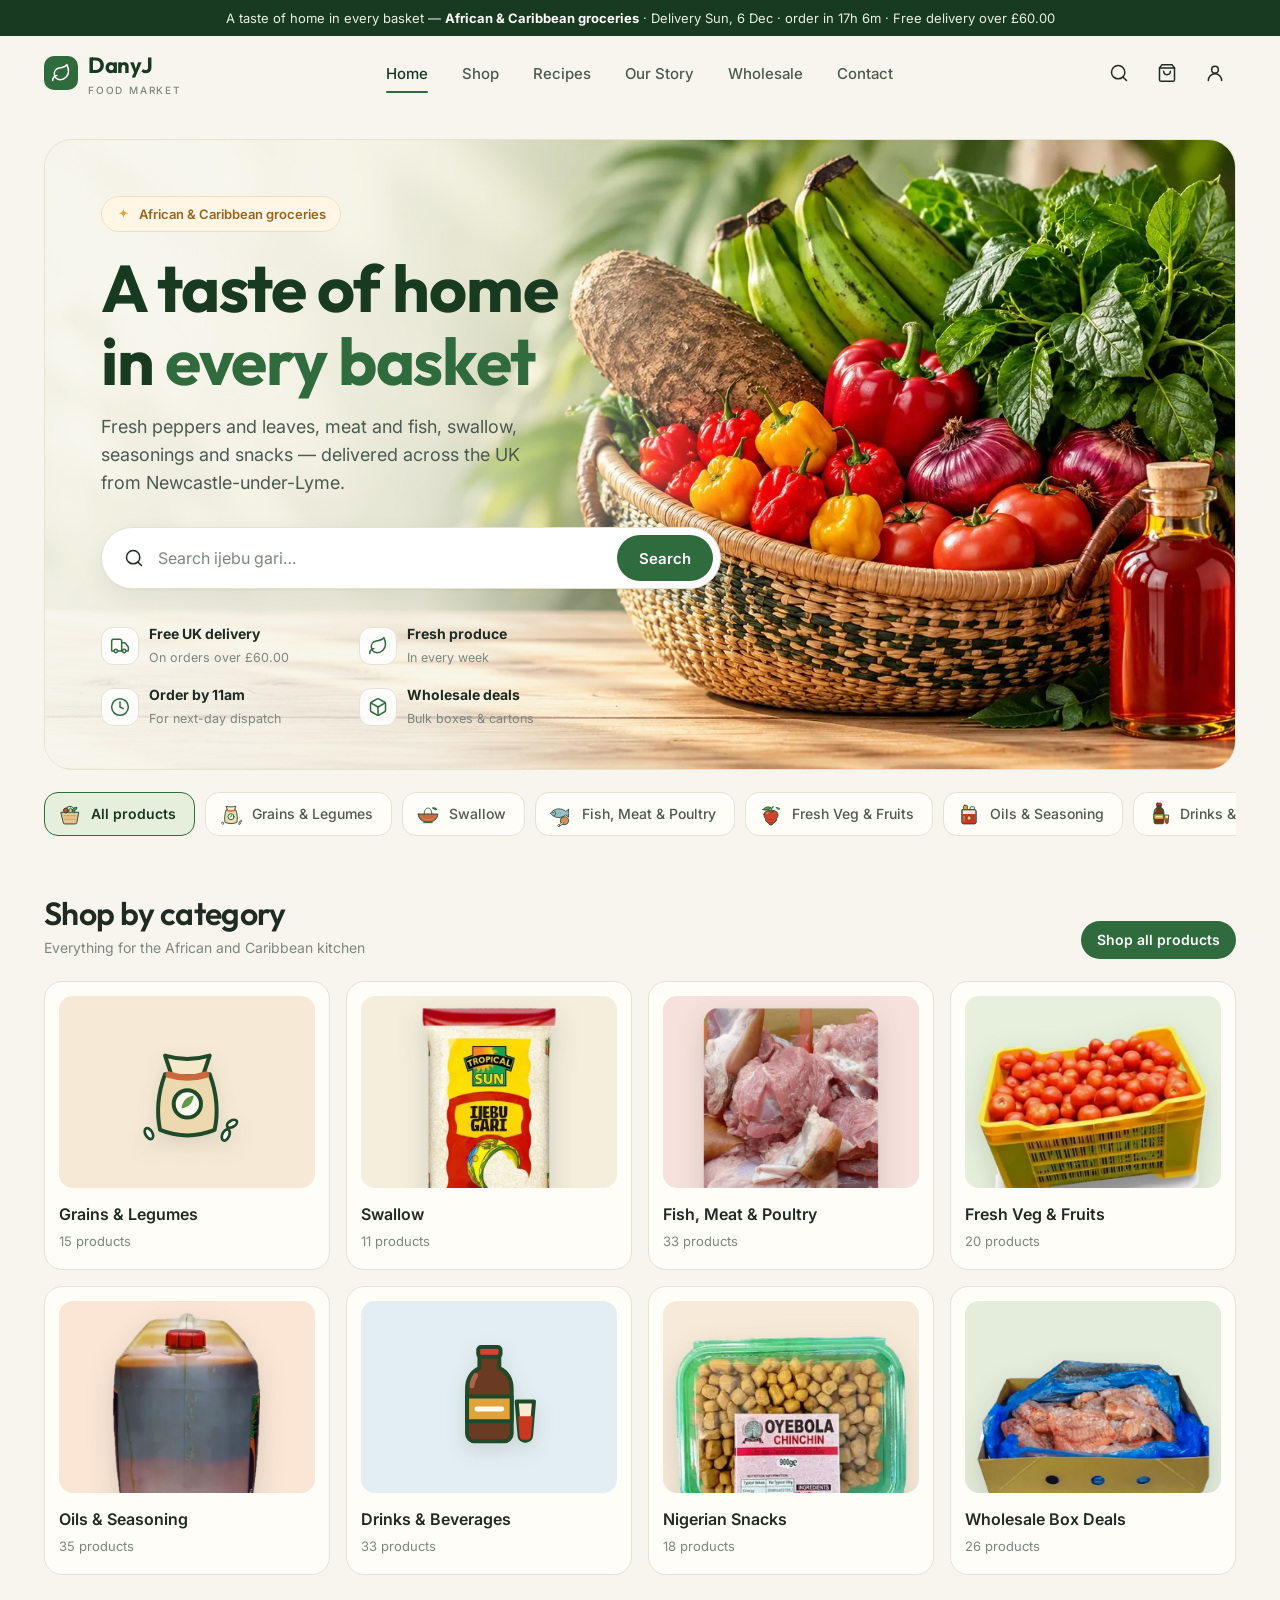
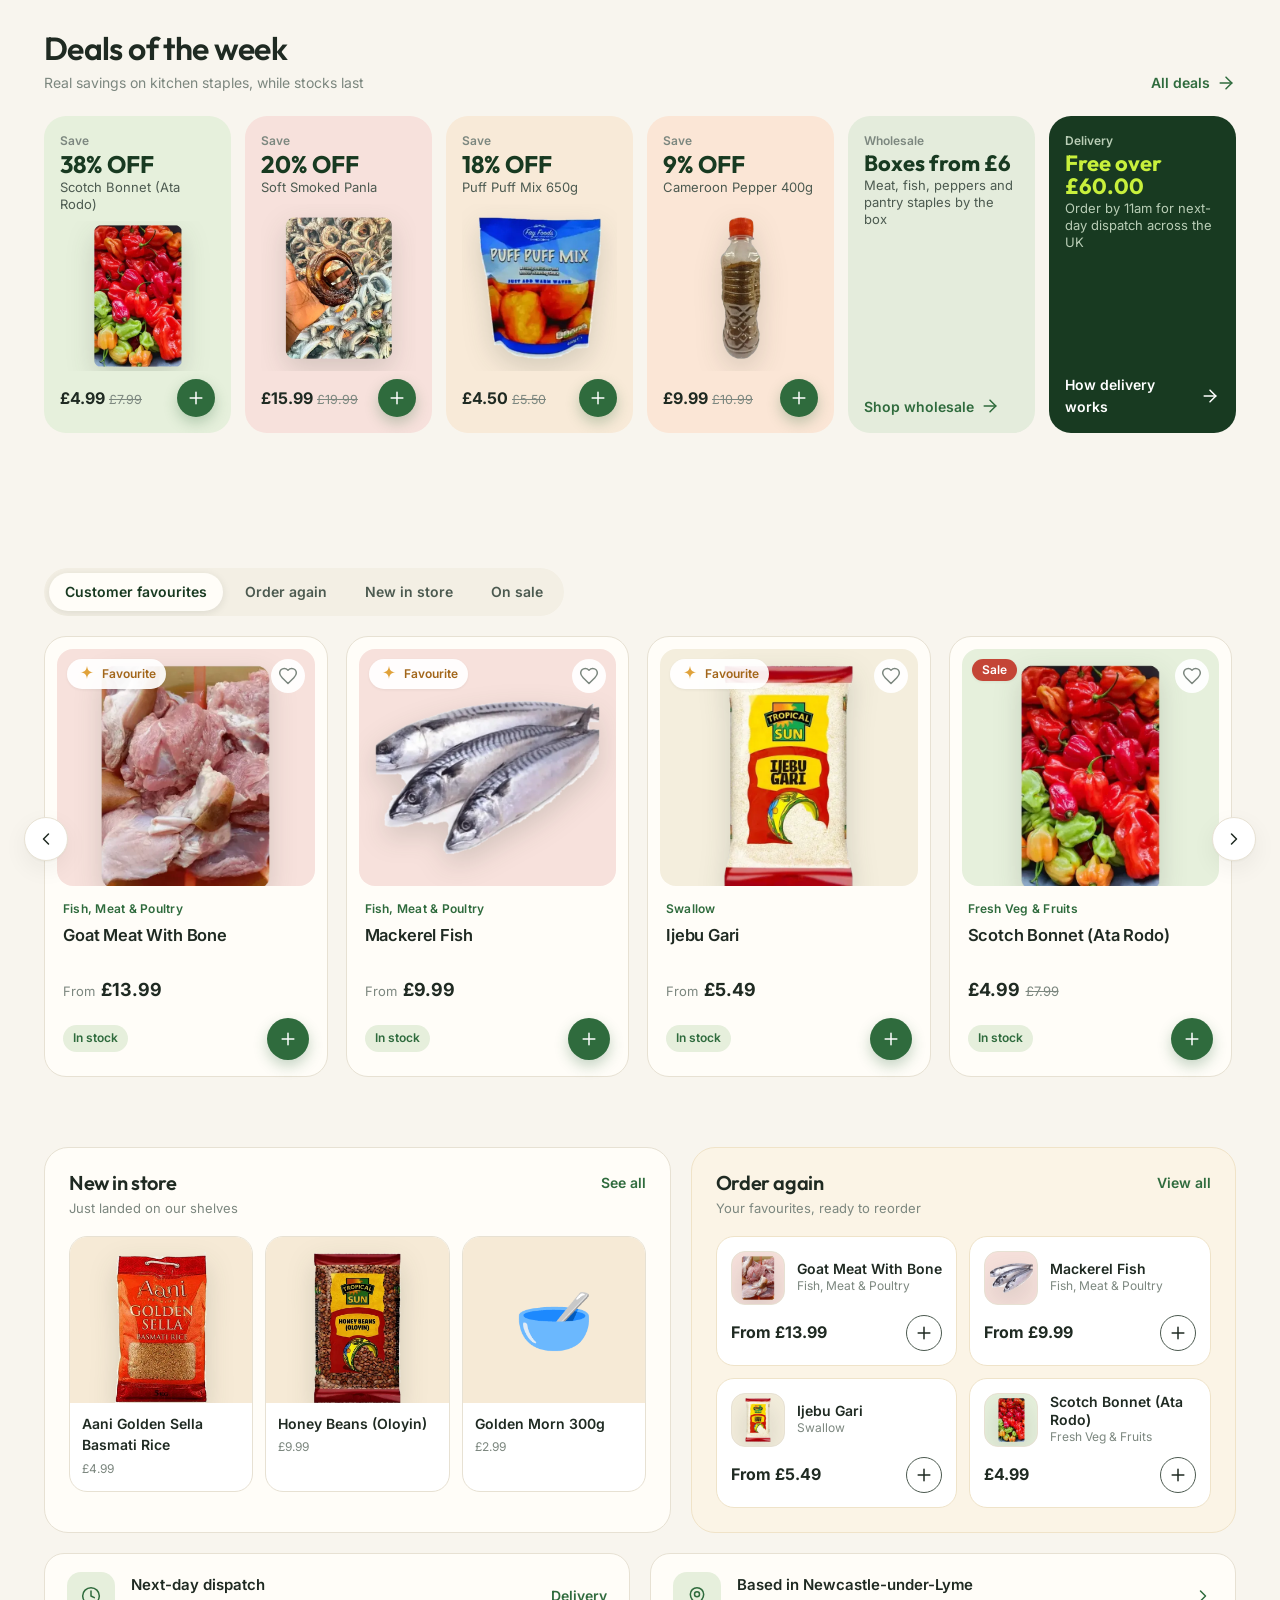
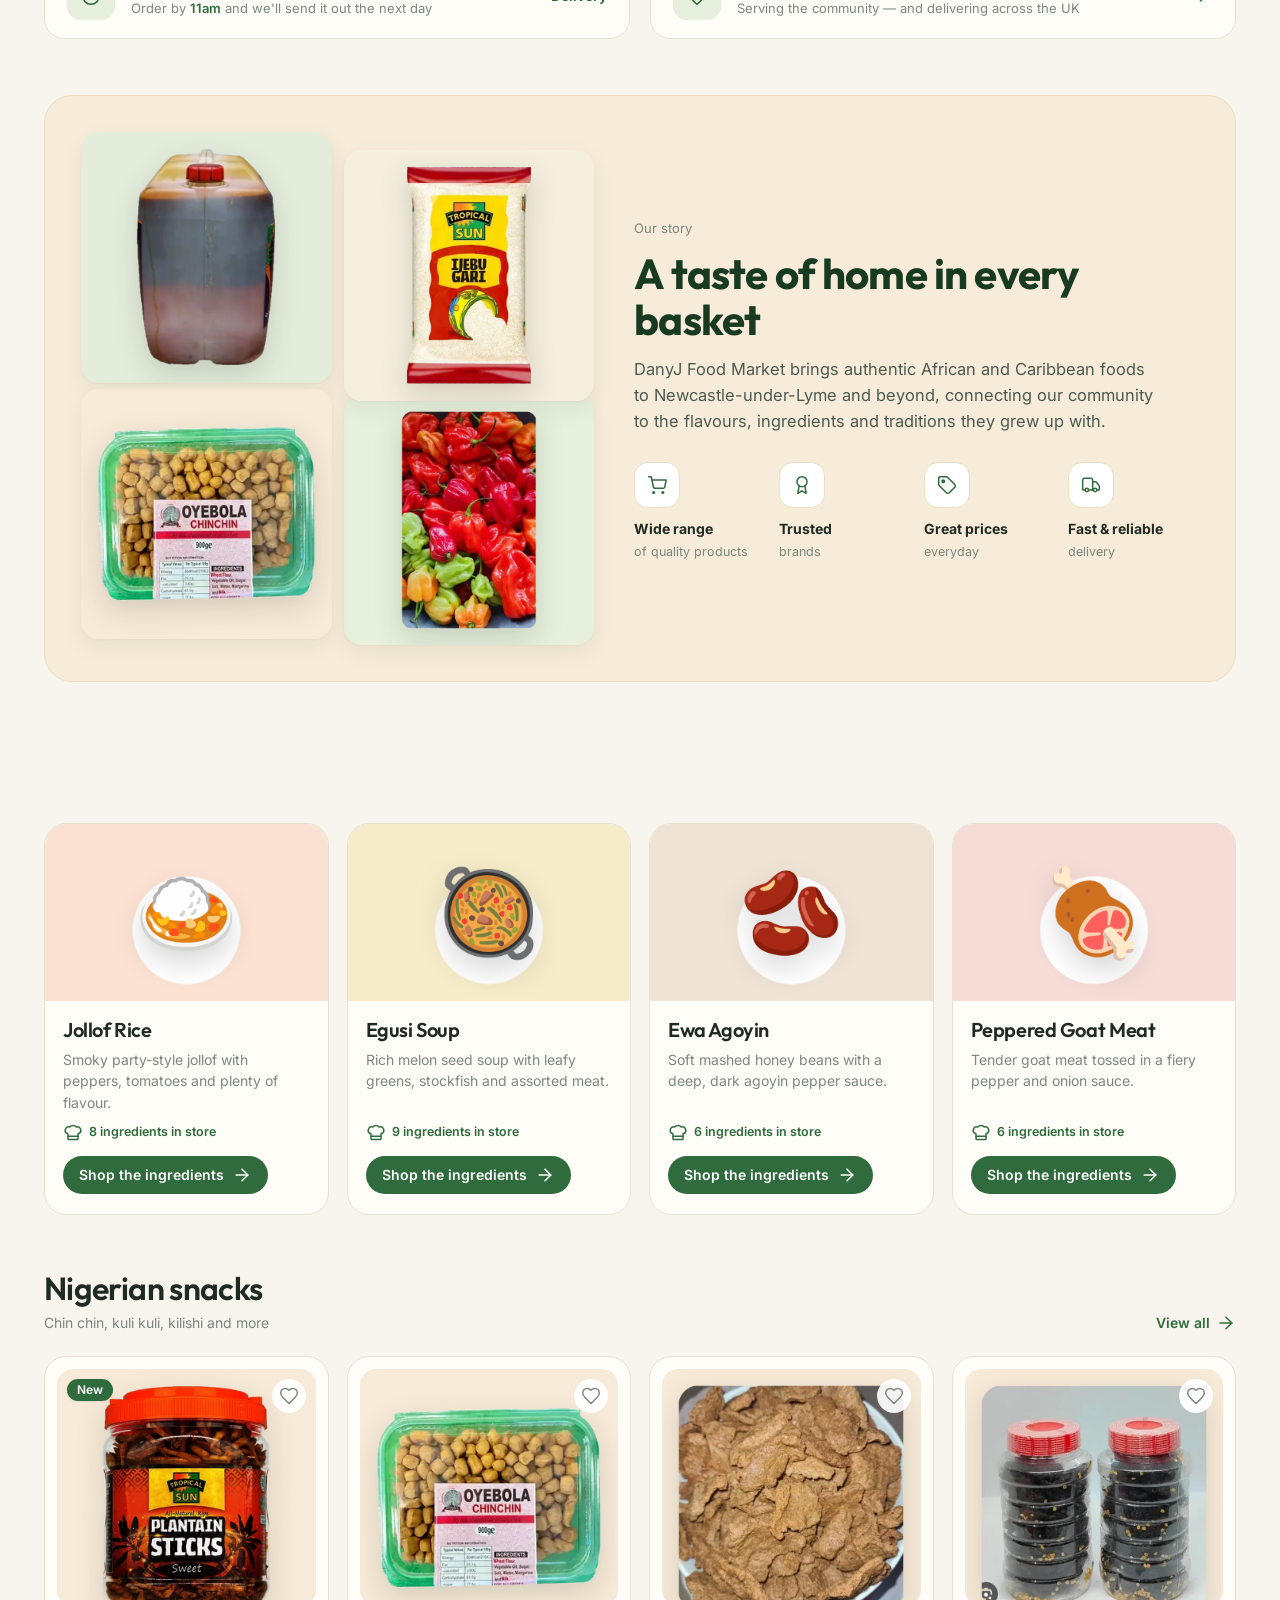
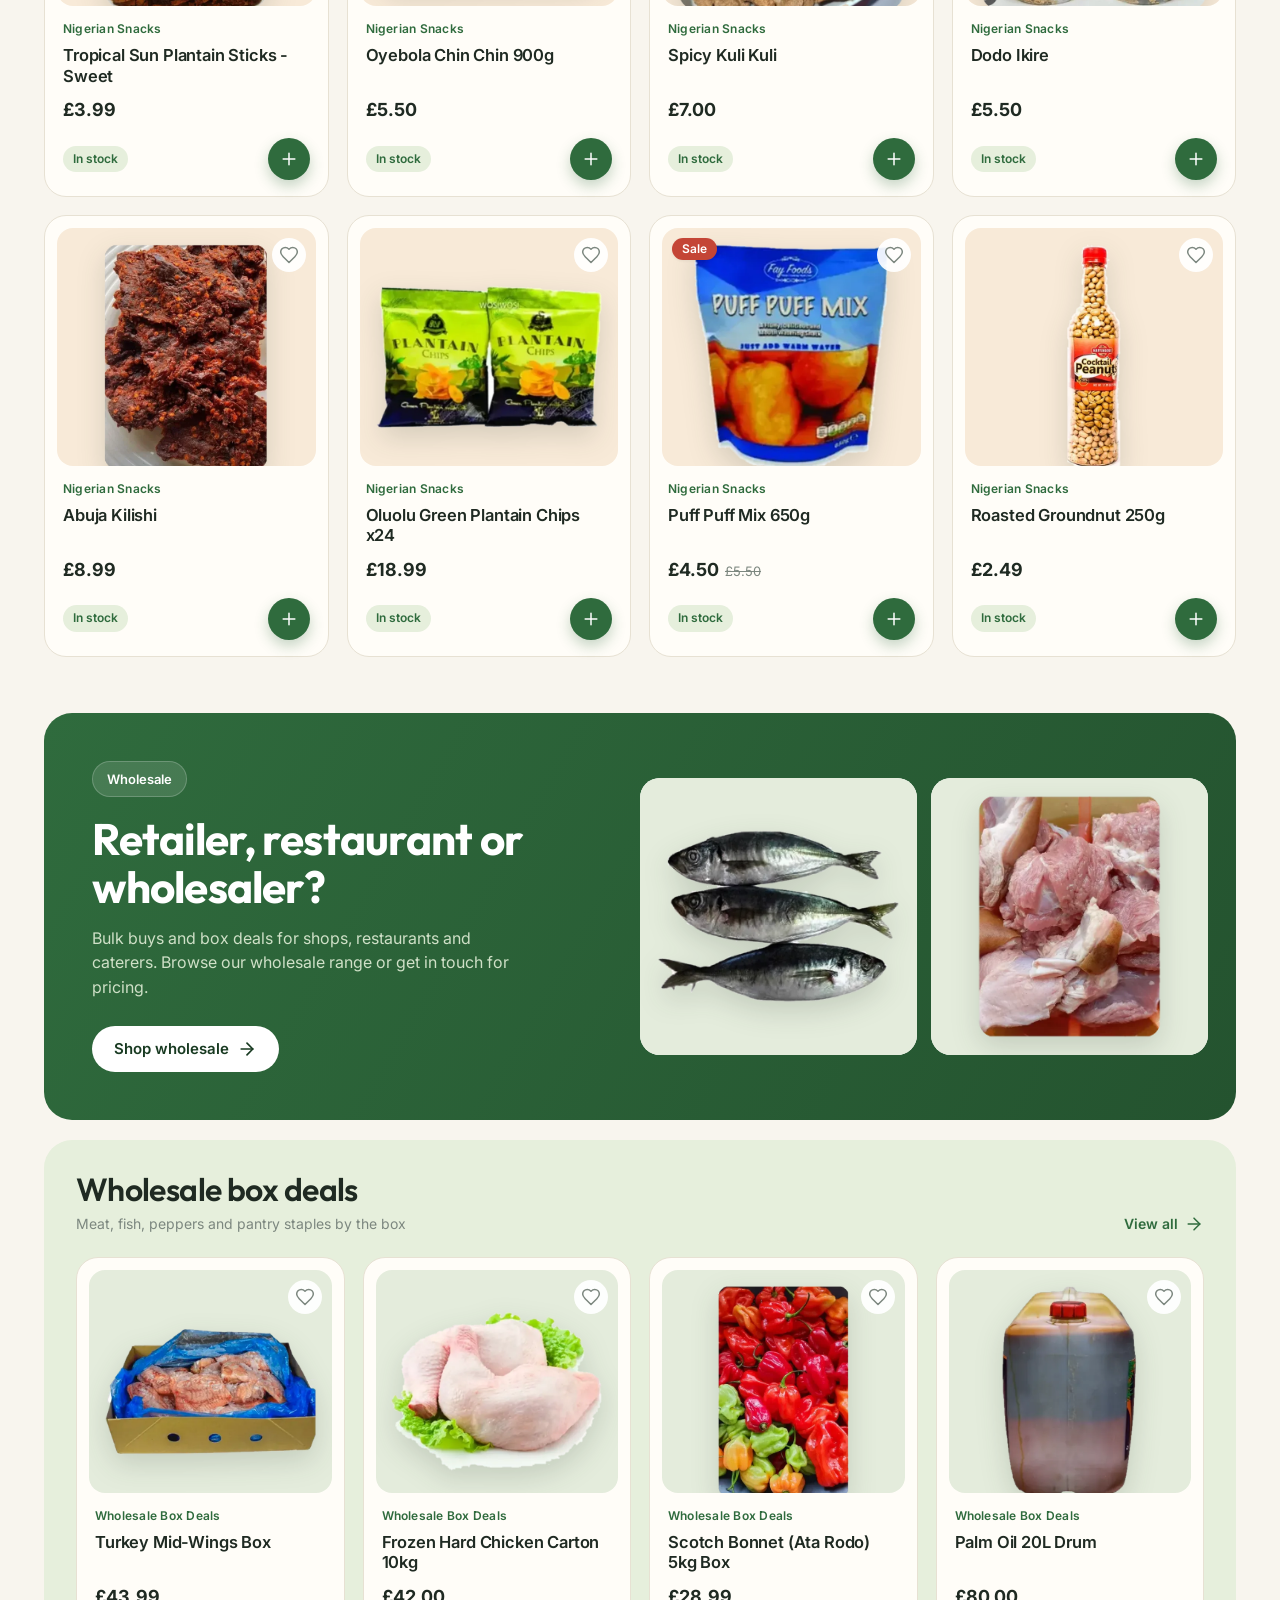
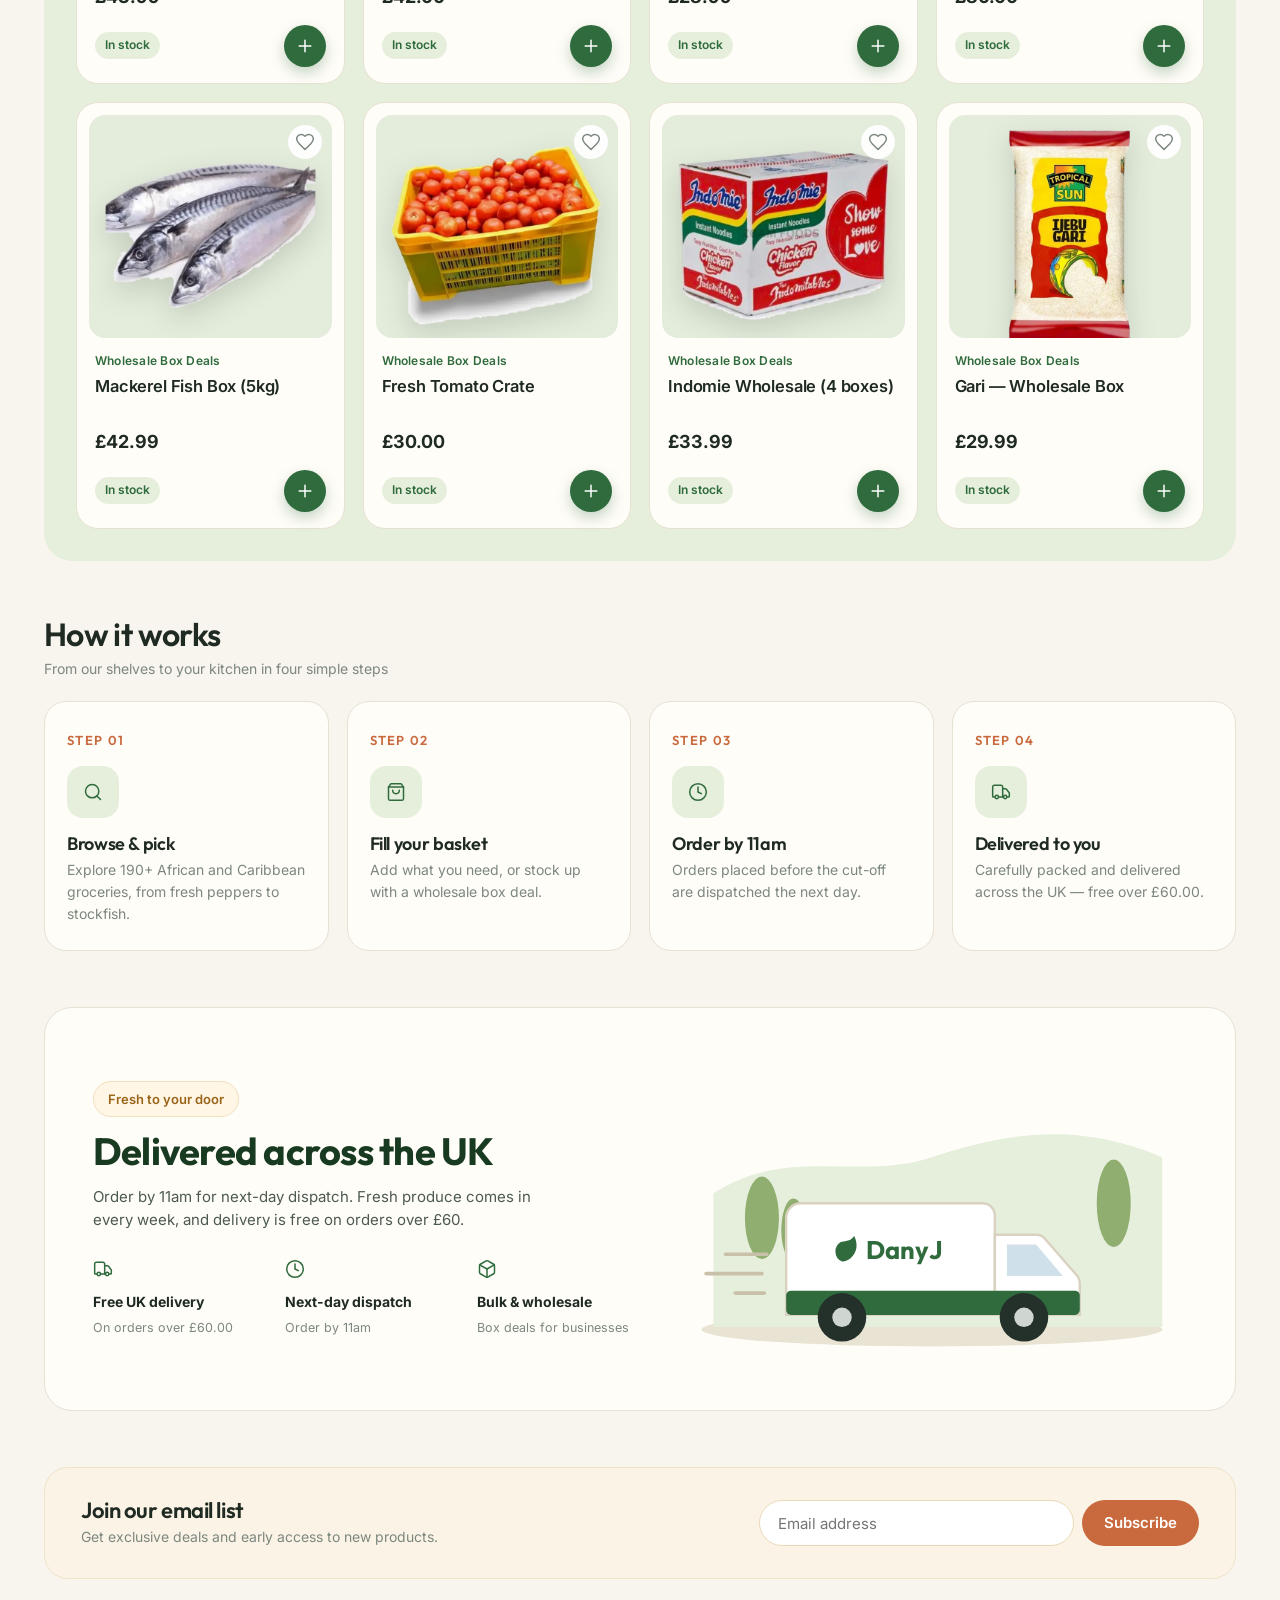
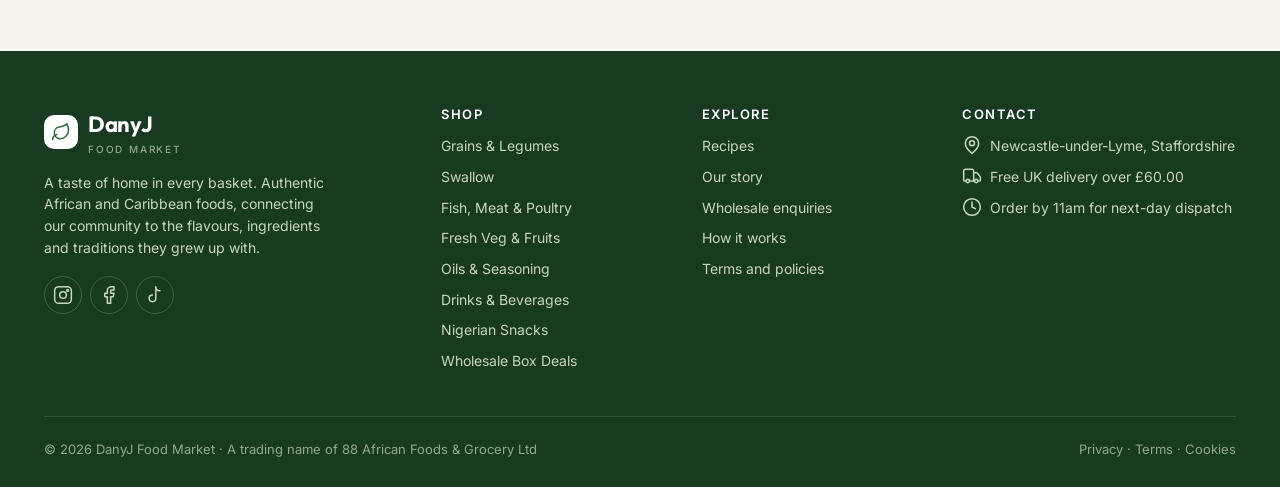
<file: index.html>
<!doctype html>
<html lang="en-GB">
<head>
  <meta charset="utf-8">
  <meta name="viewport" content="width=device-width, initial-scale=1">
  <title>DanyJ Food Market — African & Caribbean groceries delivered across the UK</title>
  <meta name="description" content="A taste of home in every basket. Authentic African and Caribbean groceries from Newcastle-under-Lyme: fresh produce, meat and fish, pantry staples, snacks and wholesale box deals. Free UK delivery over £60.">
  <meta name="theme-color" content="#2f6b3d">
  <link rel="icon" href="data:image/svg+xml,<svg xmlns='http://www.w3.org/2000/svg' viewBox='0 0 100 100'><text y='.9em' font-size='90'>🌿</text></svg>">
  <link rel="preconnect" href="https://fonts.googleapis.com">
  <link rel="preconnect" href="https://fonts.gstatic.com" crossorigin>
  <link href="https://fonts.googleapis.com/css2?family=Inter:wght@400;500;600;700&family=Outfit:wght@500;600;700&display=swap" rel="stylesheet">
  <link rel="stylesheet" href="css/styles.css">
</head>
<body data-page="home">
  <div id="site-header"></div>

  <main>
    <!-- Hero -->
    <section class="hero">
      <div class="container">
        <div class="hero-card">
          <div class="hero-art">
            <picture>
              <source media="(max-width: 860px)" srcset="assets/img/hero-mobile.webp">
              <img src="assets/img/hero.webp" width="1774" height="887" alt="A woven basket of scotch bonnet peppers, plantain, yam, ugu leaves, tomatoes and red onions beside a bottle of palm oil" fetchpriority="high">
            </picture>
          </div>

          <div class="hero-content">
            <p class="hero-greet" id="hero-greet"></p>
            <span class="pill"><svg width="15" height="15" viewBox="0 0 24 24"><path d="M12 2c.4 4.6 2.4 7.6 8 8-5.6.4-7.6 3.4-8 8-.4-4.6-2.4-7.6-8-8 5.6-.4 7.6-3.4 8-8Z" fill="currentColor"/></svg> African &amp; Caribbean groceries</span>
            <h1>A taste of home<br>in <em>every basket</em></h1>
            <p class="hero-sub">Fresh peppers and leaves, meat and fish, swallow, seasonings and snacks — delivered across the UK from Newcastle-under-Lyme.</p>

            <form class="search-bar" id="hero-search" role="search" autocomplete="off">
              <svg class="icon" width="20" height="20" viewBox="0 0 24 24" fill="none" stroke="currentColor" stroke-width="1.8" stroke-linecap="round"><circle cx="11" cy="11" r="8"/><path d="m21 21-4.3-4.3"/></svg>
              <label class="sr-only" for="hero-q">Search groceries</label>
              <input id="hero-q" type="search" placeholder="Search gari, palm oil, goat meat…">
              <span class="loc-pill" aria-hidden="true"><svg width="13" height="13" viewBox="0 0 24 24" fill="none" stroke="currentColor" stroke-width="2.2" stroke-linecap="round" stroke-linejoin="round"><path d="M20 10c0 6-8 12-8 12s-8-6-8-12a8 8 0 0 1 16 0Z"/><circle cx="12" cy="10" r="3"/></svg> UK-wide</span>
              <button class="btn btn-primary" type="submit">Search</button>
              <div class="search-results" role="listbox"></div>
            </form>

            <div class="trust" id="trust"></div>
          </div>
        </div>

        <div class="chips" id="chips" aria-label="Browse by category"></div>
      </div>
    </section>

    <!-- Categories -->
    <section class="section">
      <div class="container">
        <div class="section-head"><div><h2>Shop by category</h2><p>Everything for the African and Caribbean kitchen</p></div><a class="btn btn-primary btn-sm" href="shop.html">Shop all products</a></div>
        <div class="cat-grid big" id="categories"></div>
      </div>
    </section>

    <!-- Deals of the week -->
    <section class="section">
      <div class="container">
        <div class="section-head"><div><h2>Deals of the week</h2><p>Real savings on kitchen staples, while stocks last</p></div><a class="link-arrow" href="shop.html?filter=sale" id="deal-all"></a></div>
        <div class="deals" id="deals"></div>
      </div>
    </section>

    <!-- Customer favourites -->
    <section class="section">
      <div class="container">
        <div class="section-head">
          <div><h2>Repeat &amp; save</h2><p>The staples our customers come back for</p></div>
          <a class="link-arrow" href="shop.html" id="fav-all"></a>
        </div>
        <div class="seg" id="fav-tabs" role="tablist" aria-label="Product lists">
          <button class="active" role="tab" aria-selected="true" data-tab="fav">Customer favourites</button>
          <button role="tab" aria-selected="false" data-tab="again">Order again</button>
          <button role="tab" aria-selected="false" data-tab="new">New in store</button>
          <button role="tab" aria-selected="false" data-tab="sale">On sale</button>
        </div>
        <div class="row-scroll">
          <button class="scroll-btn prev" data-scroll="-1" aria-label="Scroll left"></button>
          <div class="track" id="favourites"></div>
          <button class="scroll-btn next" data-scroll="1" aria-label="Scroll right"></button>
        </div>
      </div>
    </section>

    <!-- New in store + order again -->
    <section class="section">
      <div class="container">
        <div class="split">
          <div class="panel">
            <div class="panel-head"><div><h3>New in store</h3><p>Just landed on our shelves</p></div><a class="link-arrow" href="shop.html?filter=new">See all</a></div>
            <div class="season-grid" id="new-in"></div>
          </div>
          <div class="panel warm">
            <div class="panel-head"><div><h3>Order again</h3><p>Your favourites, ready to reorder</p></div><a class="link-arrow" href="shop.html">View all</a></div>
            <div class="reorder-list" id="reorder"></div>
          </div>
        </div>
        <div class="info-bar" id="info-bar"></div>
      </div>
    </section>

    <!-- Our story -->
    <section class="section" id="story">
      <div class="container">
        <div class="story">
          <div class="story-art" aria-hidden="true">
            <div class="story-collage" id="story-collage"></div>
          </div>
          <div class="story-copy">
            <span class="eyebrow">Our story</span>
            <h2>A taste of home in every basket</h2>
            <p>DanyJ Food Market brings authentic African and Caribbean foods to Newcastle-under-Lyme and beyond, connecting our community to the flavours, ingredients and traditions they grew up with.</p>
            <div class="story-points" id="story-points"></div>
          </div>
        </div>
      </div>
    </section>

    <!-- Recipes -->
    <section class="section" id="recipes">
      <div class="container">
        <div class="section-head"><div><h2>Recipes</h2><p>Cook a classic tonight — we'll gather the ingredients</p></div></div>
        <div class="recipes" id="recipe-grid"></div>
      </div>
    </section>

    <!-- Nigerian snacks -->
    <section class="section">
      <div class="container">
        <div class="section-head"><div><h2>Nigerian snacks</h2><p>Chin chin, kuli kuli, kilishi and more</p></div><a class="link-arrow" href="shop.html?cat=snacks" id="snack-all"></a></div>
        <div class="product-grid" id="snacks"></div>
      </div>
    </section>

    <!-- Wholesale -->
    <section class="section" id="wholesale">
      <div class="container">
        <div class="promo">
          <div class="promo-copy">
            <span class="pill" style="background:rgba(255,255,255,.12);border-color:rgba(255,255,255,.2);color:#fff">Wholesale</span>
            <h2 style="margin-top:18px">Retailer, restaurant or wholesaler?</h2>
            <p>Bulk buys and box deals for shops, restaurants and caterers. Browse our wholesale range or get in touch for pricing.</p>
            <a class="btn" href="shop.html?cat=wholesale">Shop wholesale <svg class="icon" width="18" height="18" viewBox="0 0 24 24" fill="none" stroke="currentColor" stroke-width="2" stroke-linecap="round" stroke-linejoin="round"><path d="M5 12h14"/><path d="m12 5 7 7-7 7"/></svg></a>
          </div>
          <div class="promo-photos" id="promo-photos" aria-hidden="true"></div>
        </div>
        <div class="bundles-wrap" style="margin-top:20px">
          <div class="section-head"><div><h2>Wholesale box deals</h2><p>Meat, fish, peppers and pantry staples by the box</p></div><a class="link-arrow" href="shop.html?cat=wholesale" id="ws-all"></a></div>
          <div class="product-grid" id="wholesale-grid"></div>
        </div>
      </div>
    </section>

    <!-- How it works -->
    <section class="section" id="how">
      <div class="container">
        <div class="section-head"><div><h2>How it works</h2><p>From our shelves to your kitchen in four simple steps</p></div></div>
        <div class="steps" id="steps"></div>
      </div>
    </section>

    <!-- Delivery -->
    <section class="section" id="delivery">
      <div class="container">
        <div class="delivery">
          <div>
            <span class="pill">Fresh to your door</span>
            <h2>Delivered across the UK</h2>
            <p>Order by 11am for next-day dispatch. Fresh produce comes in every week, and delivery is free on orders over £60.</p>
            <div class="delivery-points" id="delivery-points"></div>
          </div>
          <div class="delivery-art" aria-hidden="true">
            <svg viewBox="0 0 420 260">
              <ellipse cx="210" cy="232" rx="190" ry="14" fill="#e9e3d3"/>
              <path d="M30 120 C 90 80, 150 110, 210 90 S 330 60, 400 90 L400 230 L30 230Z" fill="#e6efdc"/>
              <g fill="#8fae6f"><ellipse cx="70" cy="140" rx="14" ry="34"/><ellipse cx="96" cy="150" rx="10" ry="26"/><ellipse cx="360" cy="128" rx="14" ry="36"/></g>
              <g transform="translate(90 120)">
                <path d="M0 20 a12 12 0 0 1 12 -12 h150 a10 10 0 0 1 10 10 v82 h-172Z" fill="#fff" stroke="#d9d2c0" stroke-width="2"/>
                <path d="M172 34 h34 a10 10 0 0 1 8 4 l26 30 a10 10 0 0 1 2 6 v26 h-70Z" fill="#fff" stroke="#d9d2c0" stroke-width="2"/>
                <path d="M182 42 h24 l22 26 h-46Z" fill="#cfe0ea"/>
                <rect x="0" y="80" width="242" height="20" rx="4" fill="#2f6b3d"/>
                <g transform="translate(36 34)" fill="#2f6b3d">
                  <path d="M10 22 A9 9 0 0 1 9 6 C 16 5 18 4 20 1 c1 2 2 4 2 8 0 6-5 13-12 13Z"/>
                  <text x="30" y="20" font-family="Outfit, sans-serif" font-weight="700" font-size="21">DanyJ</text>
                </g>
                <circle cx="46" cy="102" r="20" fill="#24302a"/><circle cx="46" cy="102" r="8" fill="#cfd6d1"/>
                <circle cx="196" cy="102" r="20" fill="#24302a"/><circle cx="196" cy="102" r="8" fill="#cfd6d1"/>
              </g>
              <g stroke="#c9c0aa" stroke-width="3" stroke-linecap="round"><path d="M40 170h34"/><path d="M24 186h46"/><path d="M48 202h24"/></g>
            </svg>
          </div>
        </div>
      </div>
    </section>

    <!-- Newsletter -->
    <section class="section">
      <div class="container">
        <div class="newsletter">
          <div><h3>Join our email list</h3><p>Get exclusive deals and early access to new products.</p></div>
          <form id="newsletter-form">
            <label class="sr-only" for="nl-email">Email address</label>
            <input id="nl-email" type="email" placeholder="Email address" required>
            <button class="btn btn-accent" type="submit">Subscribe</button>
          </form>
        </div>
      </div>
    </section>
  </main>

  <div id="site-footer"></div>

  <script src="js/data.js"></script>
  <script src="js/category-icons.js"></script>
  <script src="js/app.js"></script>
  <script src="js/motion.js"></script>
  <script src="js/home.js"></script>
</body>
</html>
</file>
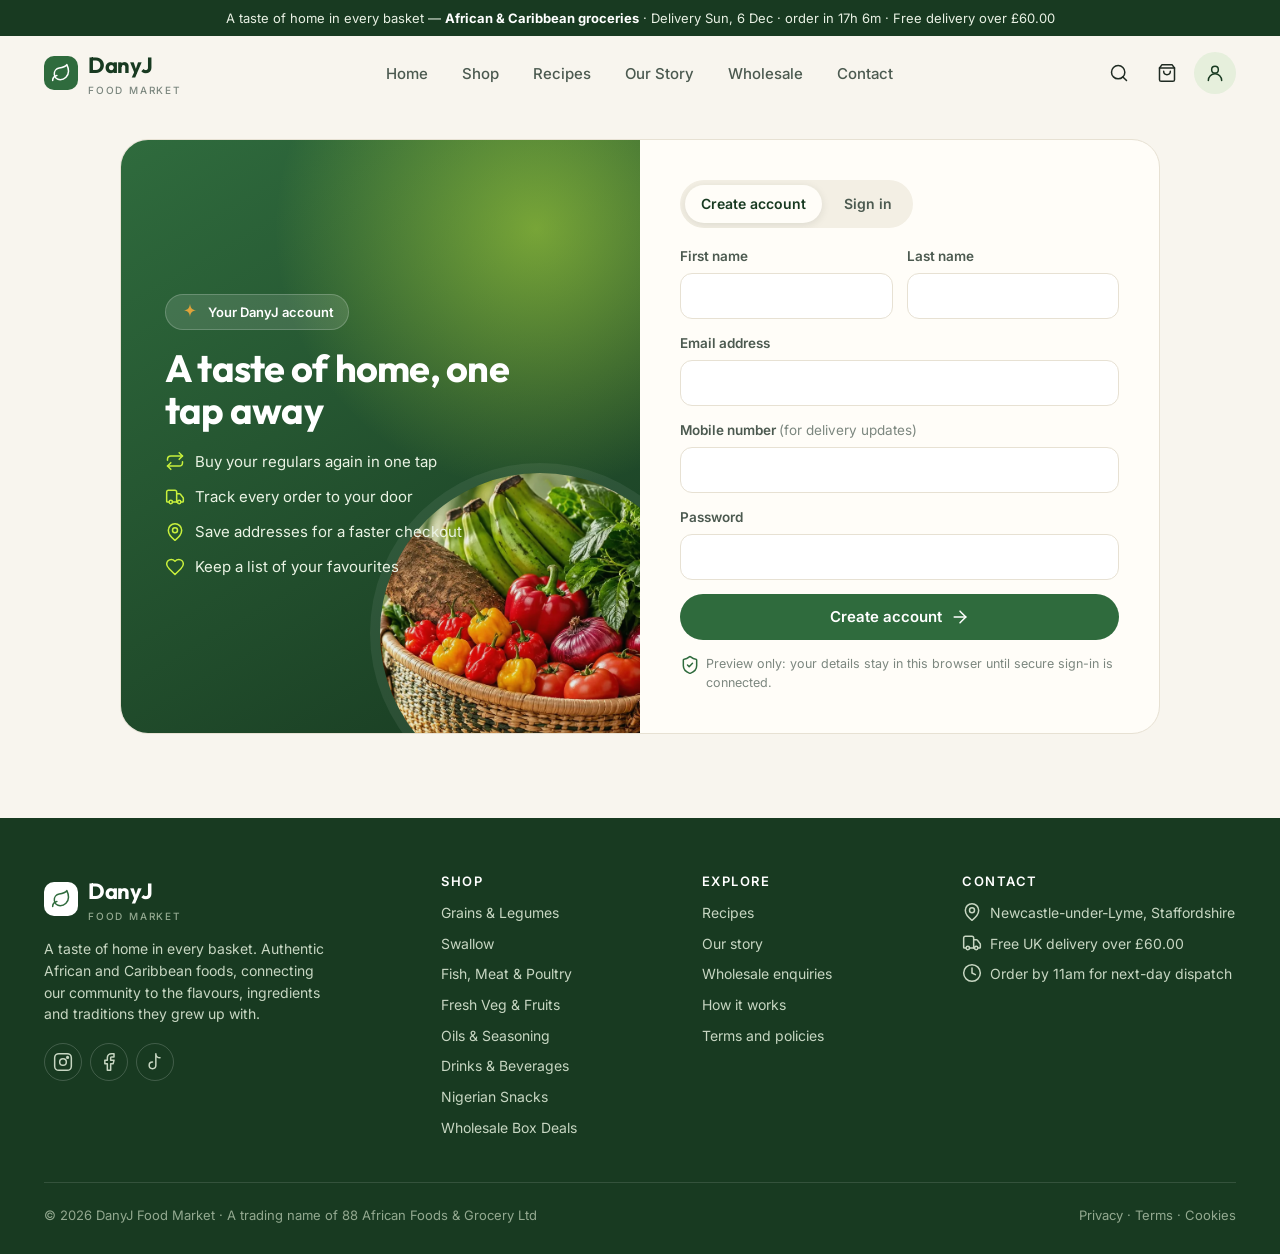
<file: account.html>
<!doctype html>
<html lang="en-GB">
<head>
  <meta charset="utf-8">
  <meta name="viewport" content="width=device-width, initial-scale=1">
  <title>Your account — DanyJ Food Market</title>
  <meta name="description" content="Track orders, buy again, manage your basket, addresses and delivery preferences at DanyJ Food Market.">
  <meta name="theme-color" content="#2f6b3d">
  <meta name="robots" content="noindex">
  <link rel="icon" href="data:image/svg+xml,<svg xmlns='http://www.w3.org/2000/svg' viewBox='0 0 100 100'><text y='.9em' font-size='90'>🌿</text></svg>">
  <link rel="preconnect" href="https://fonts.googleapis.com">
  <link rel="preconnect" href="https://fonts.gstatic.com" crossorigin>
  <link href="https://fonts.googleapis.com/css2?family=Inter:wght@400;500;600;700&family=Outfit:wght@500;600;700&display=swap" rel="stylesheet">
  <link rel="stylesheet" href="css/styles.css">
</head>
<body data-page="account">
  <div id="site-header"></div>

  <main class="container acc" id="acc"></main>

  <div id="site-footer"></div>

  <script src="js/data.js"></script>
  <script src="js/category-icons.js"></script>
  <script src="js/app.js"></script>
  <script src="js/motion.js"></script>
  <script src="js/account.js"></script>
</body>
</html>
</file>
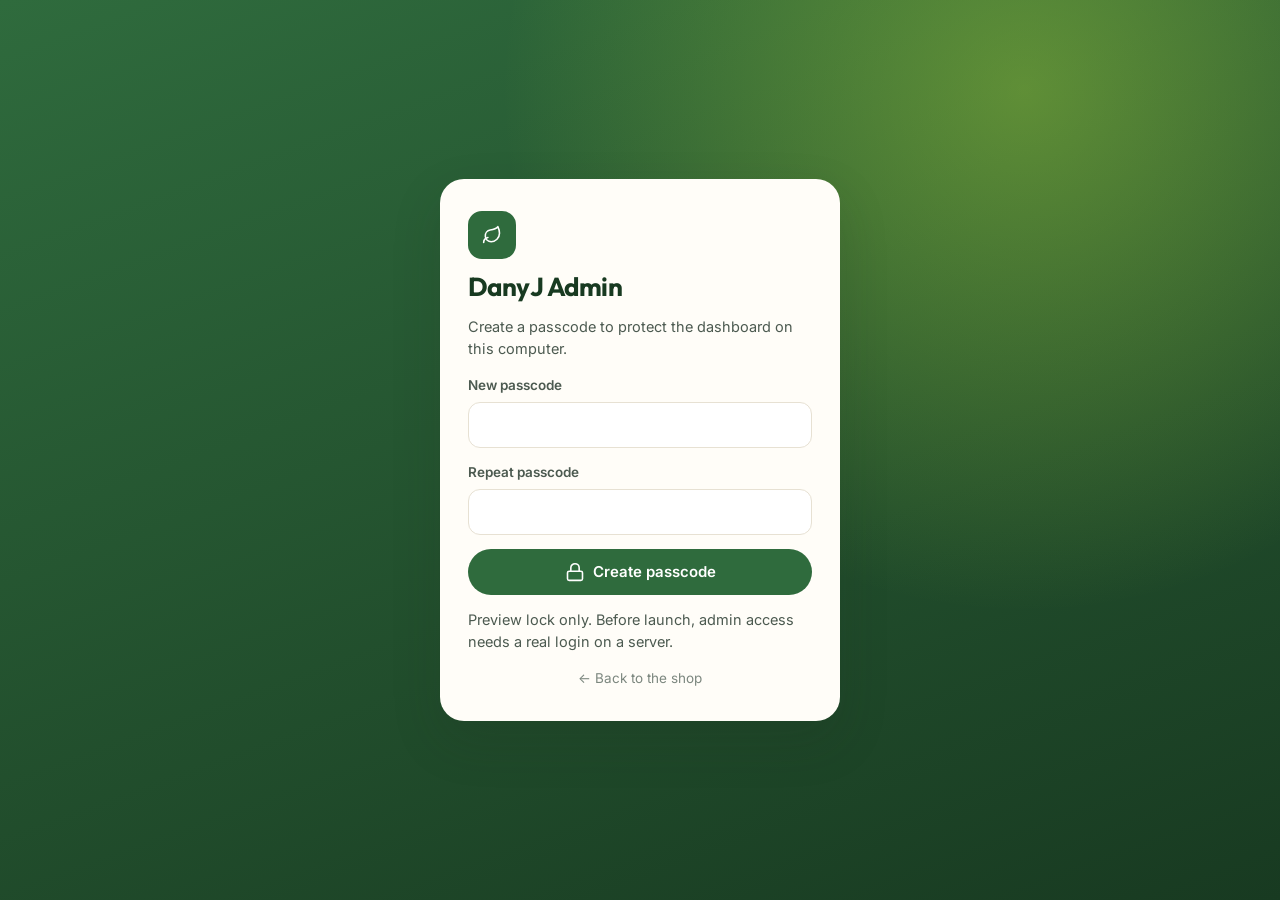
<file: admin.html>
<!doctype html>
<html lang="en-GB">
<head>
  <meta charset="utf-8">
  <meta name="viewport" content="width=device-width, initial-scale=1">
  <title>Admin — DanyJ Food Market</title>
  <meta name="robots" content="noindex, nofollow">
  <meta name="theme-color" content="#183a21">
  <link rel="icon" href="data:image/svg+xml,<svg xmlns='http://www.w3.org/2000/svg' viewBox='0 0 100 100'><text y='.9em' font-size='90'>🌿</text></svg>">
  <link rel="preconnect" href="https://fonts.googleapis.com">
  <link rel="preconnect" href="https://fonts.gstatic.com" crossorigin>
  <link href="https://fonts.googleapis.com/css2?family=Inter:wght@400;500;600;700&family=Outfit:wght@500;600;700&display=swap" rel="stylesheet">
  <link rel="stylesheet" href="css/styles.css">
  <link rel="stylesheet" href="css/admin.css">
</head>
<body class="adm-body" data-page="admin">
  <div id="adm"></div>
  <script src="js/data.js"></script>
  <script src="js/category-icons.js"></script>
  <script src="js/admin.js"></script>
</body>
</html>
</file>
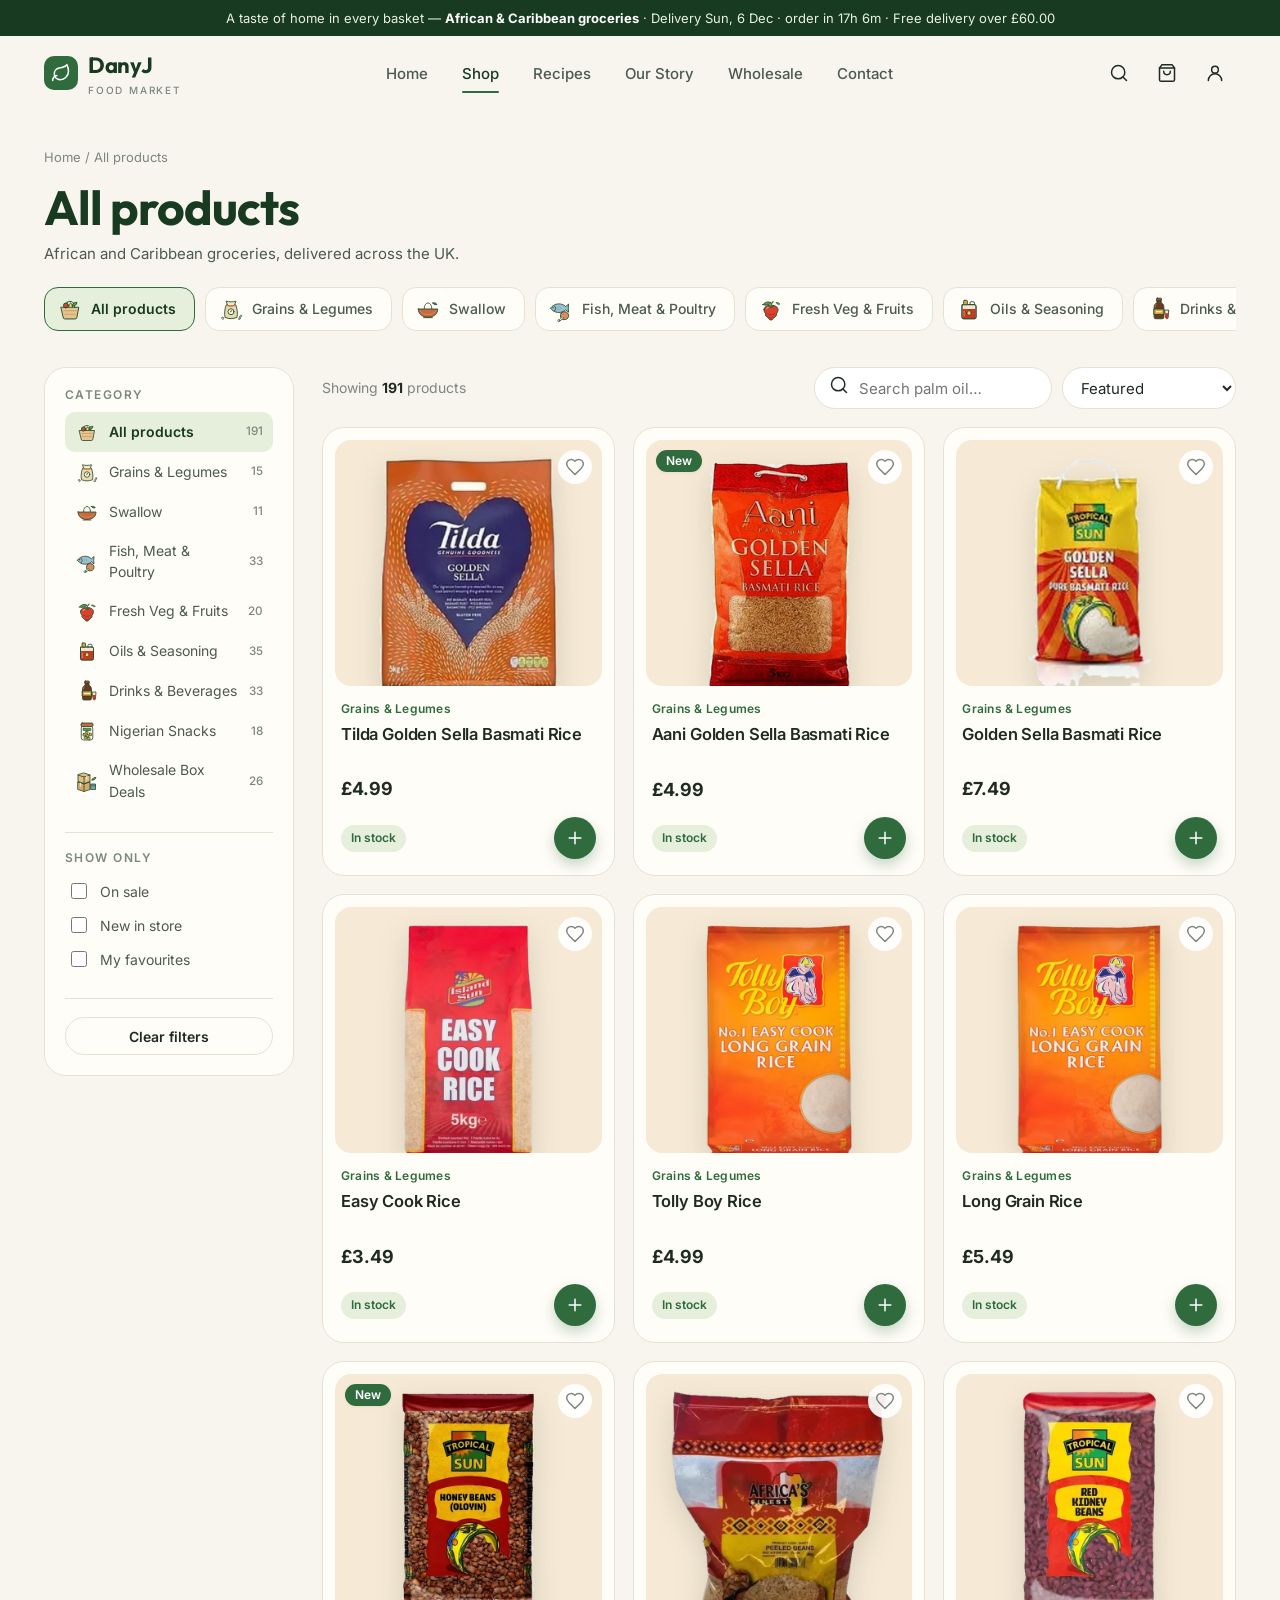
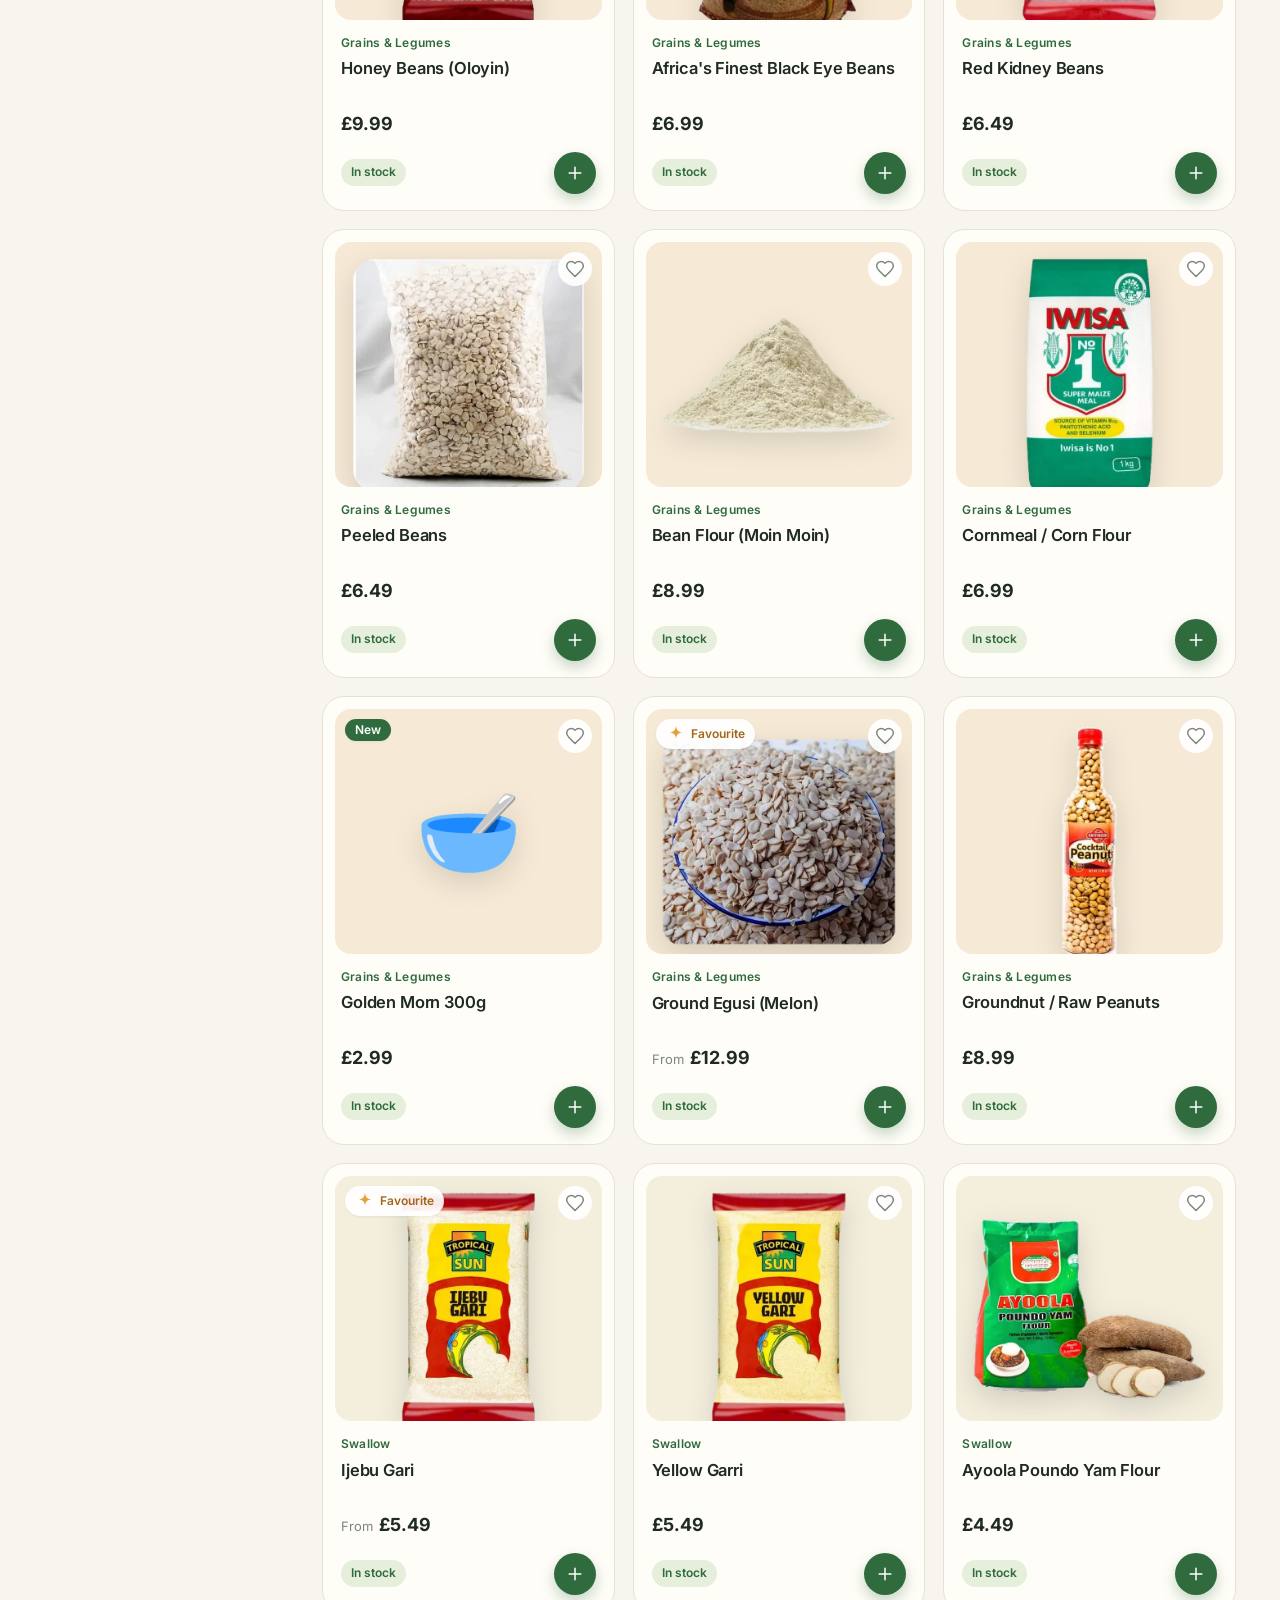
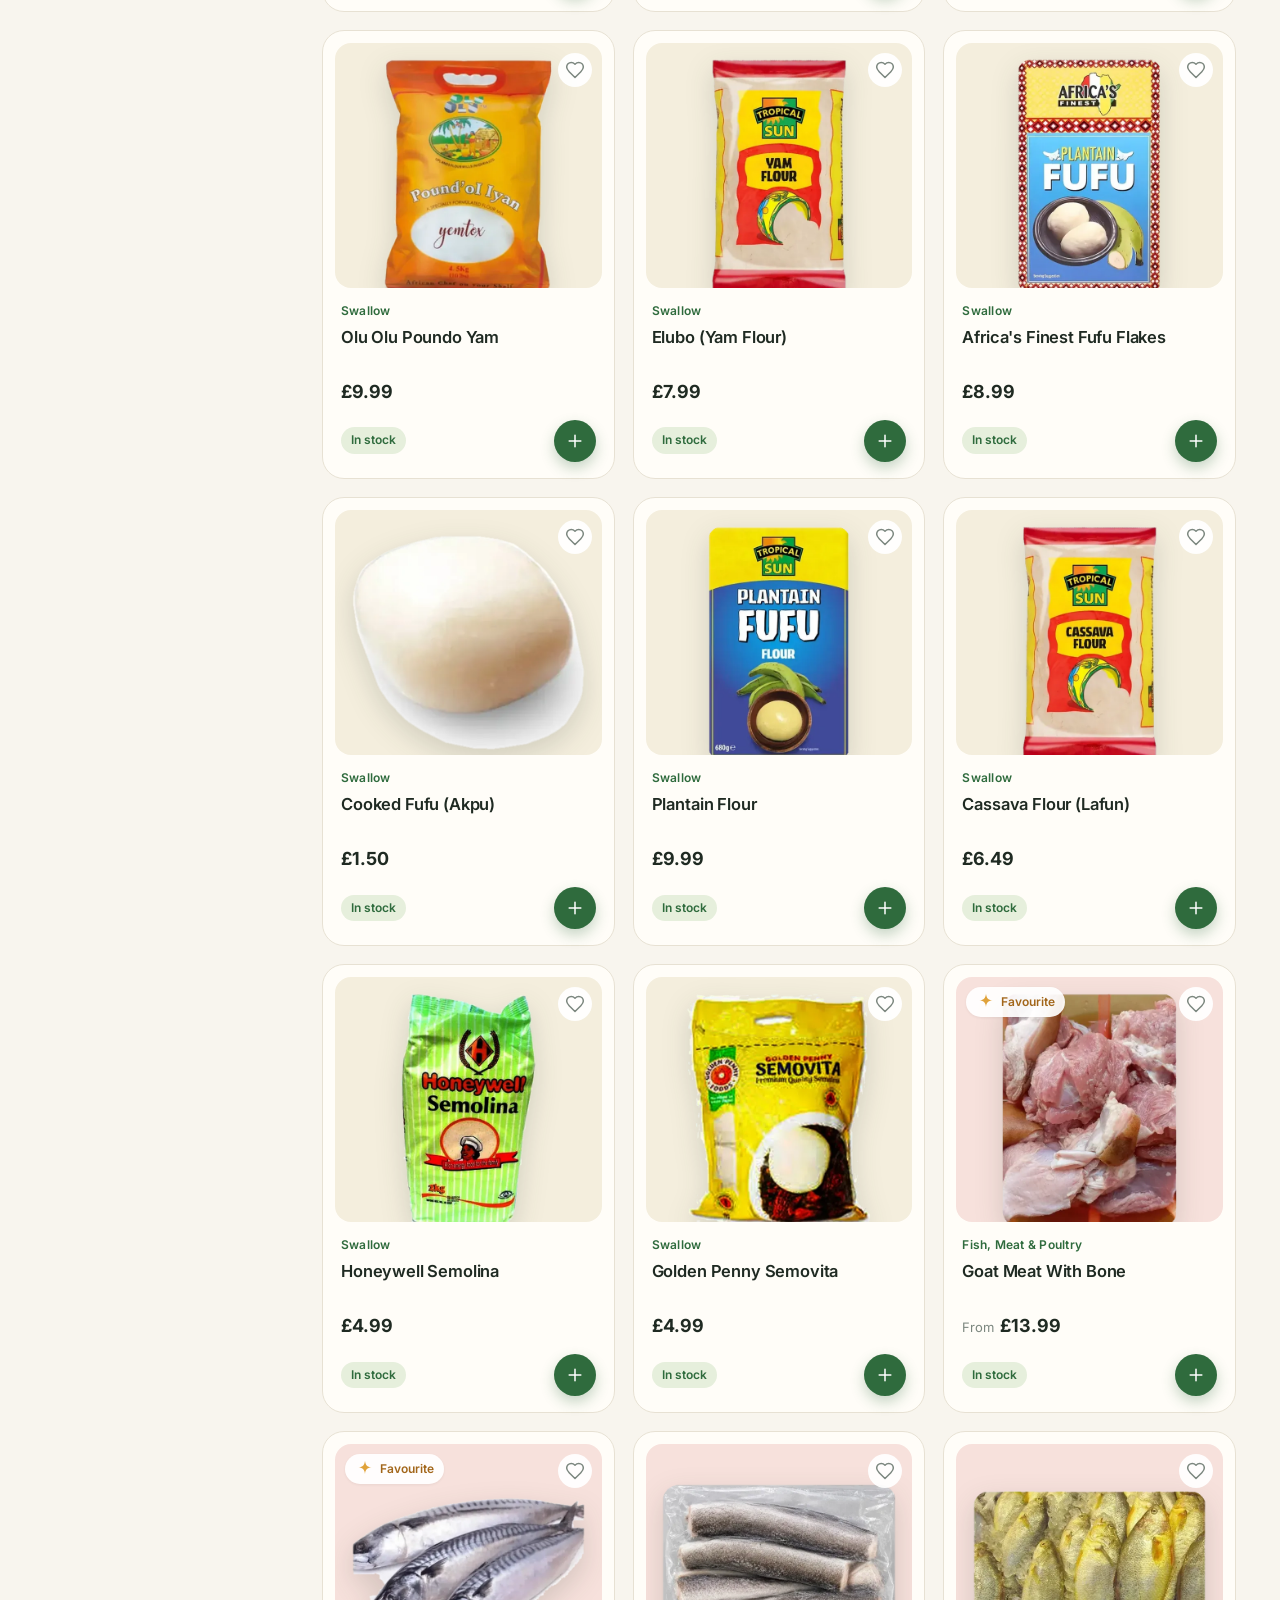
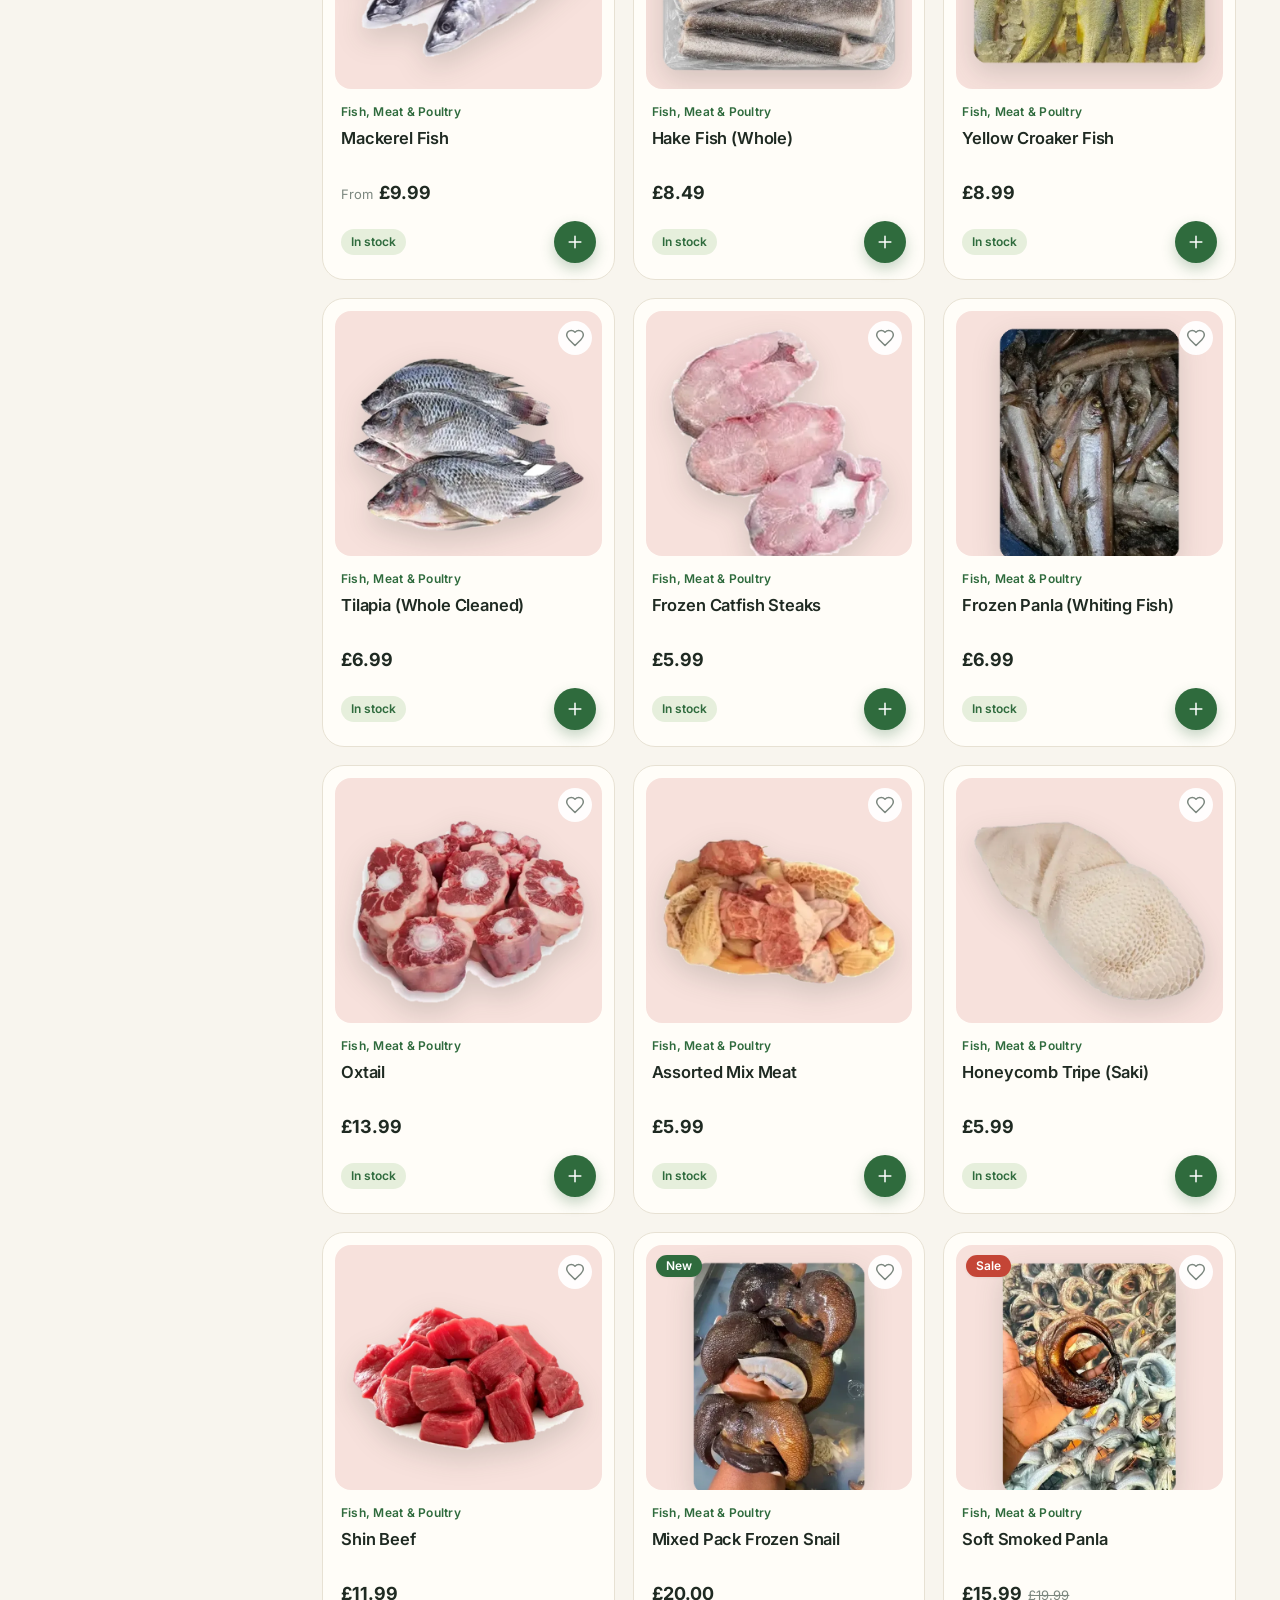
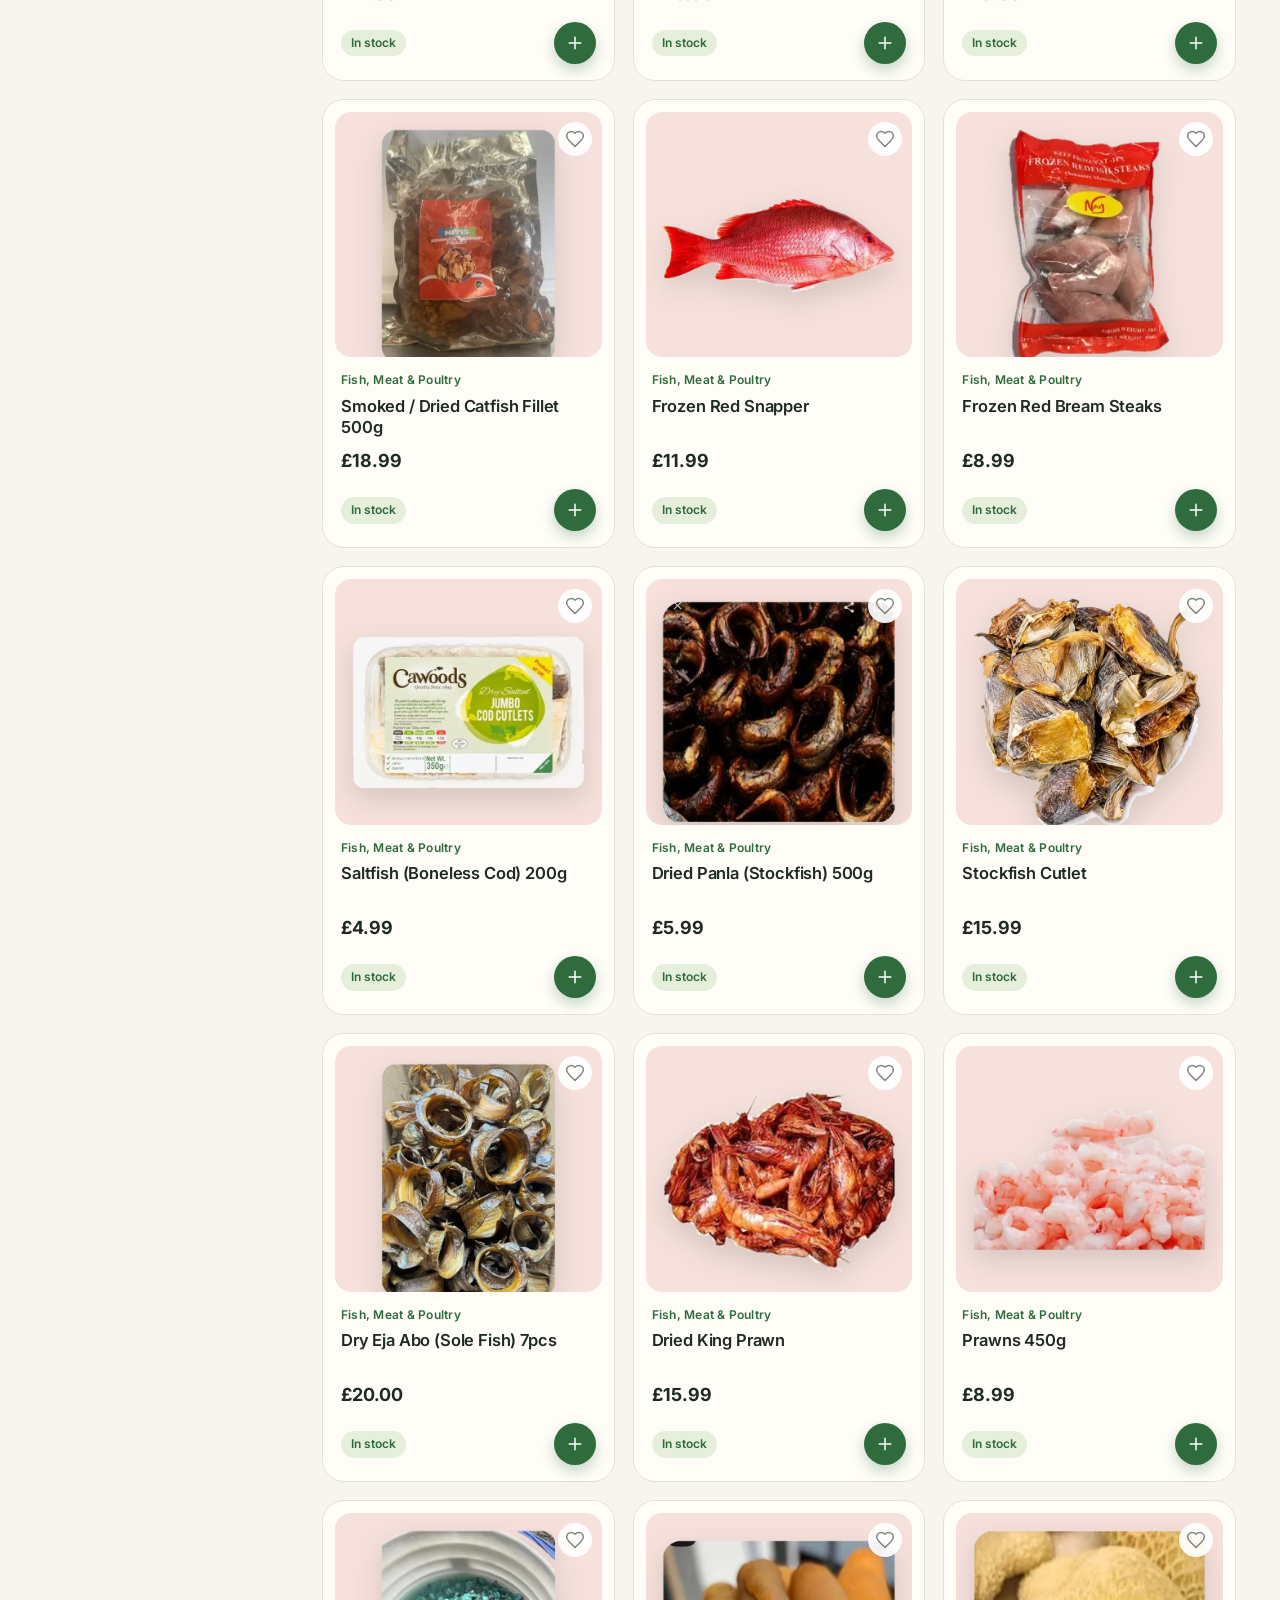
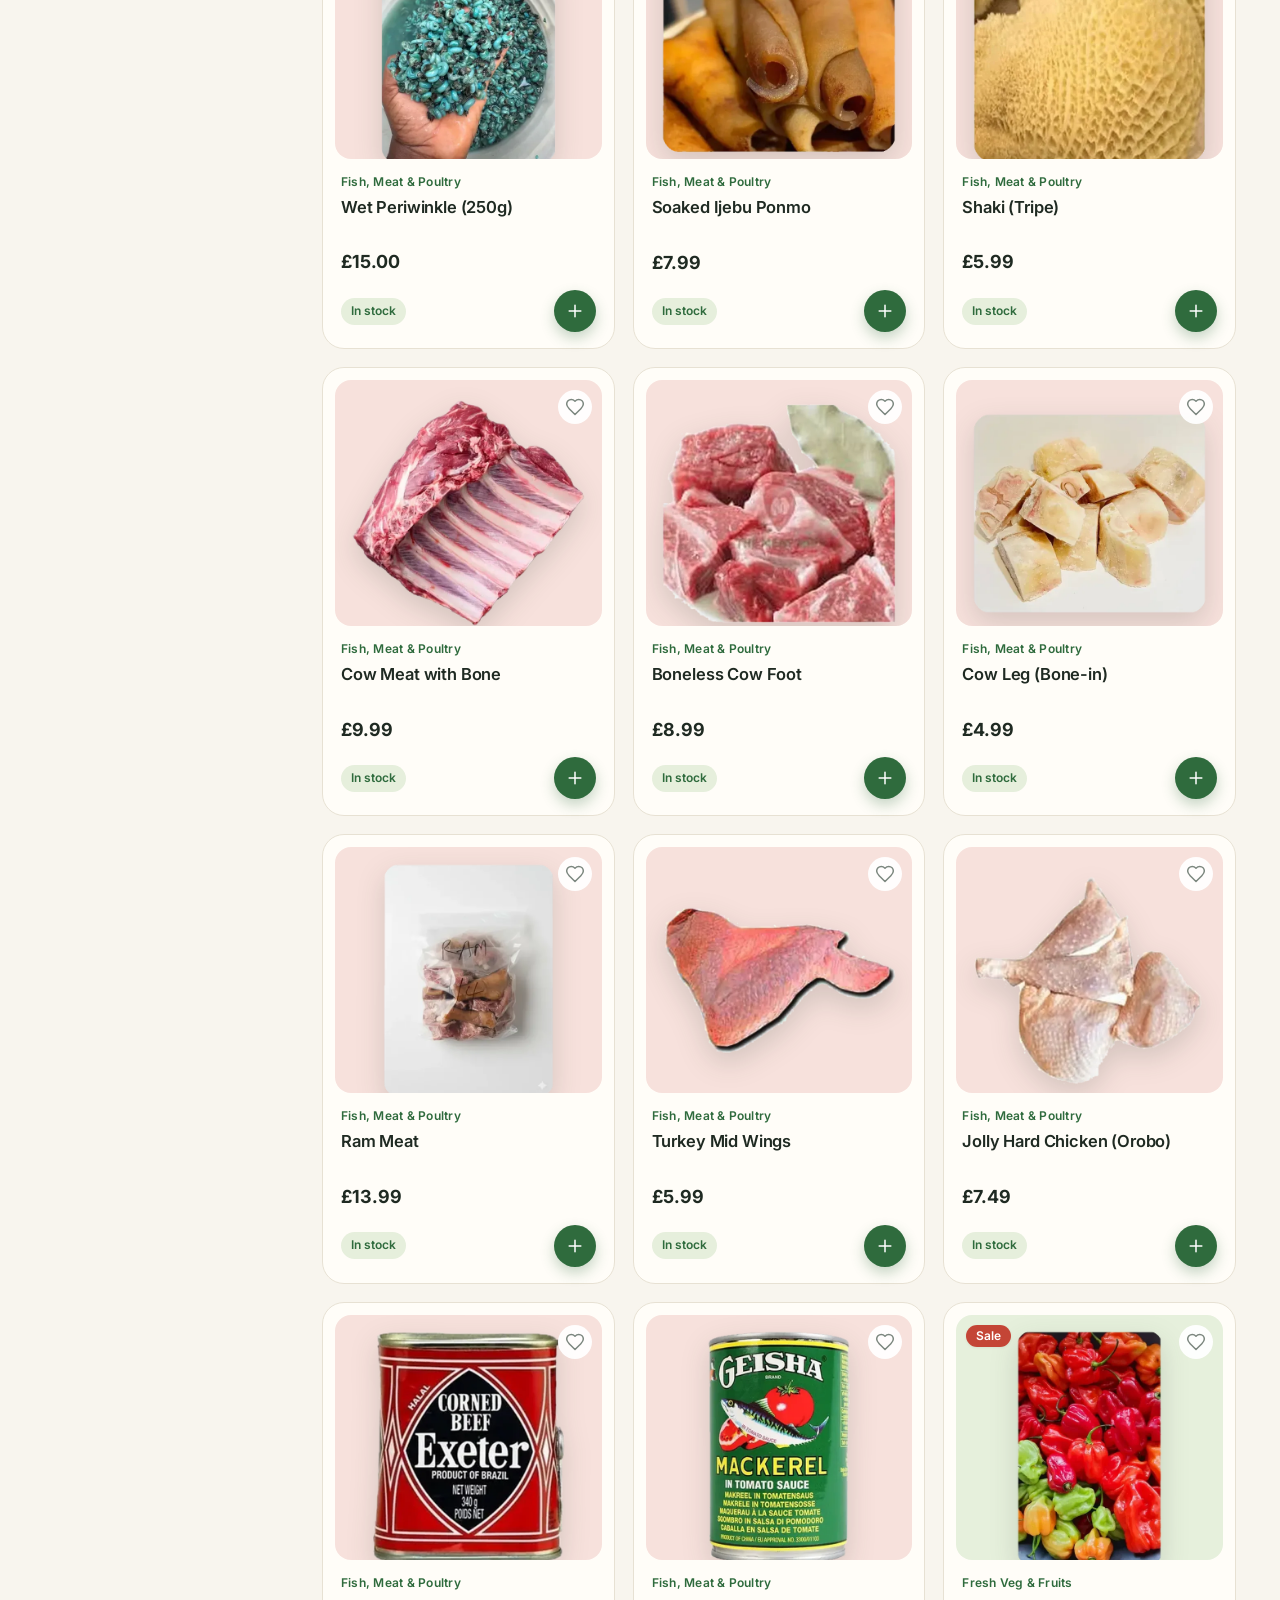
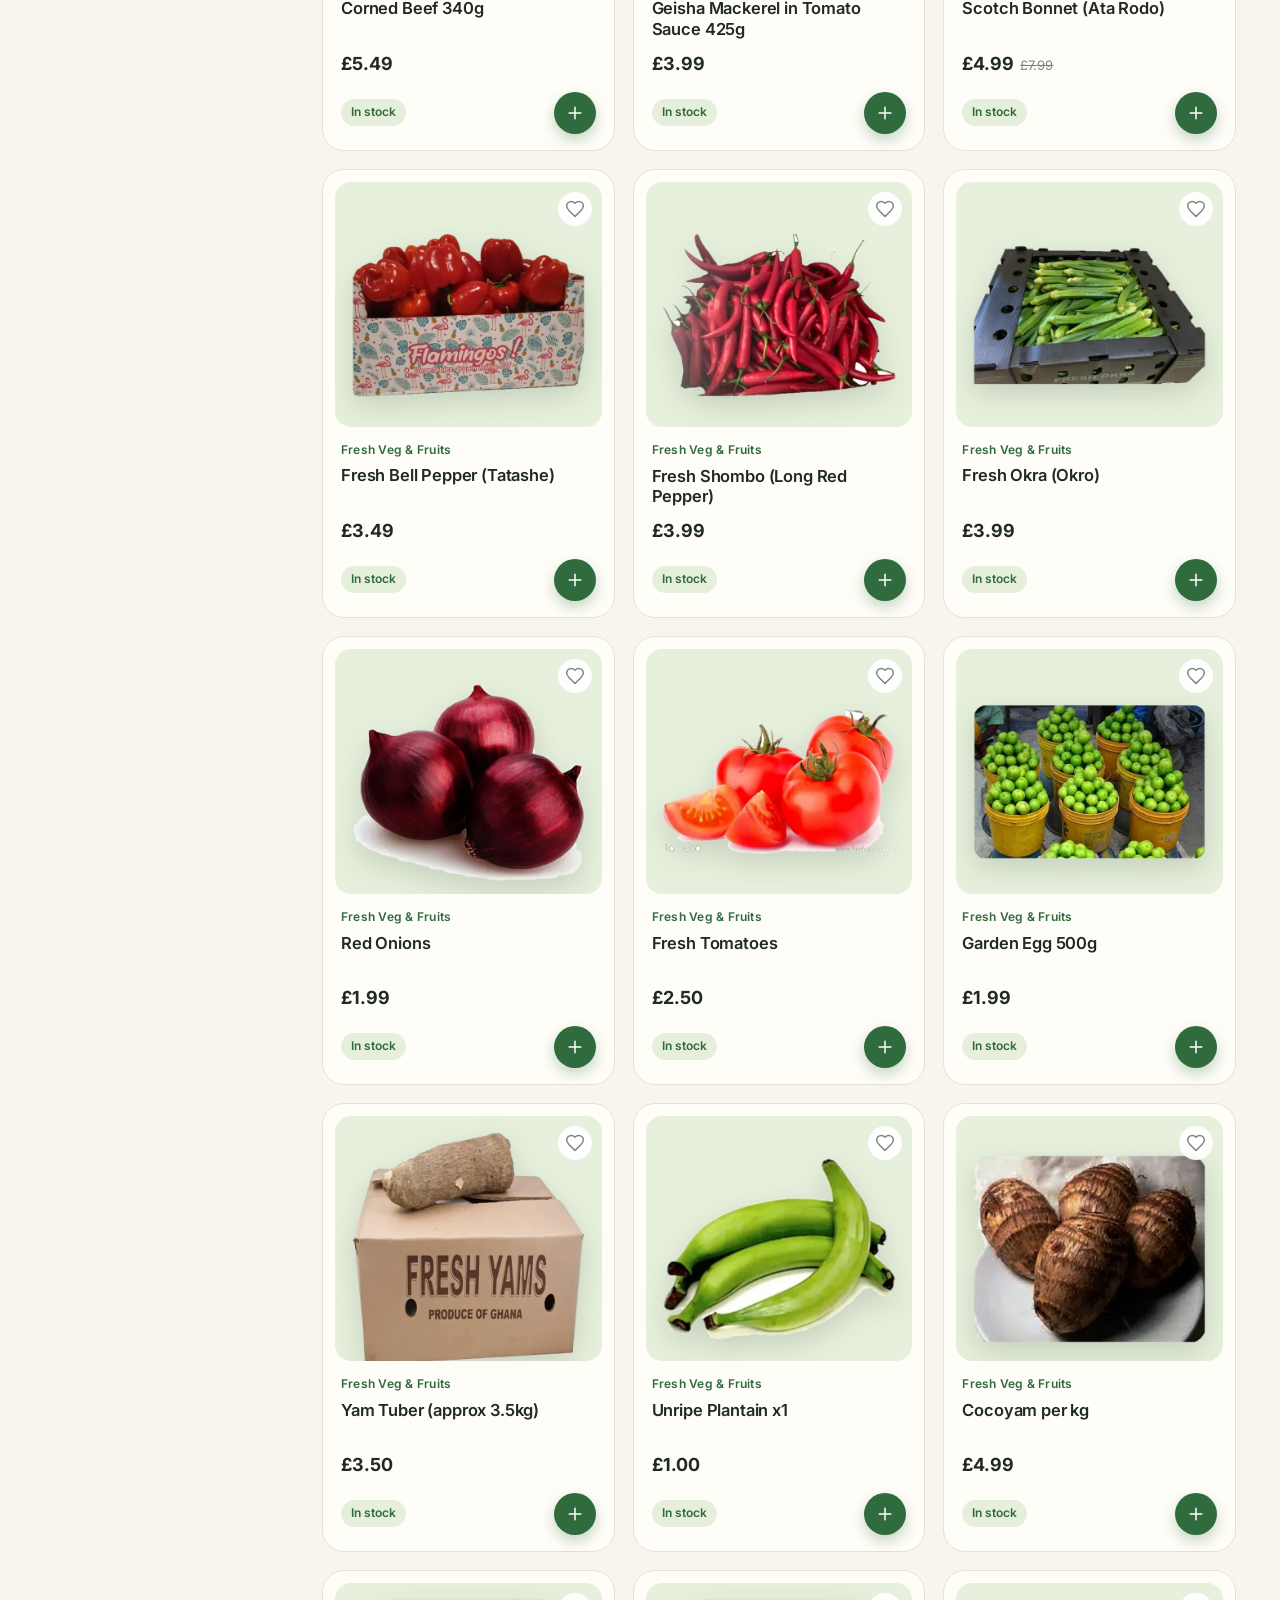
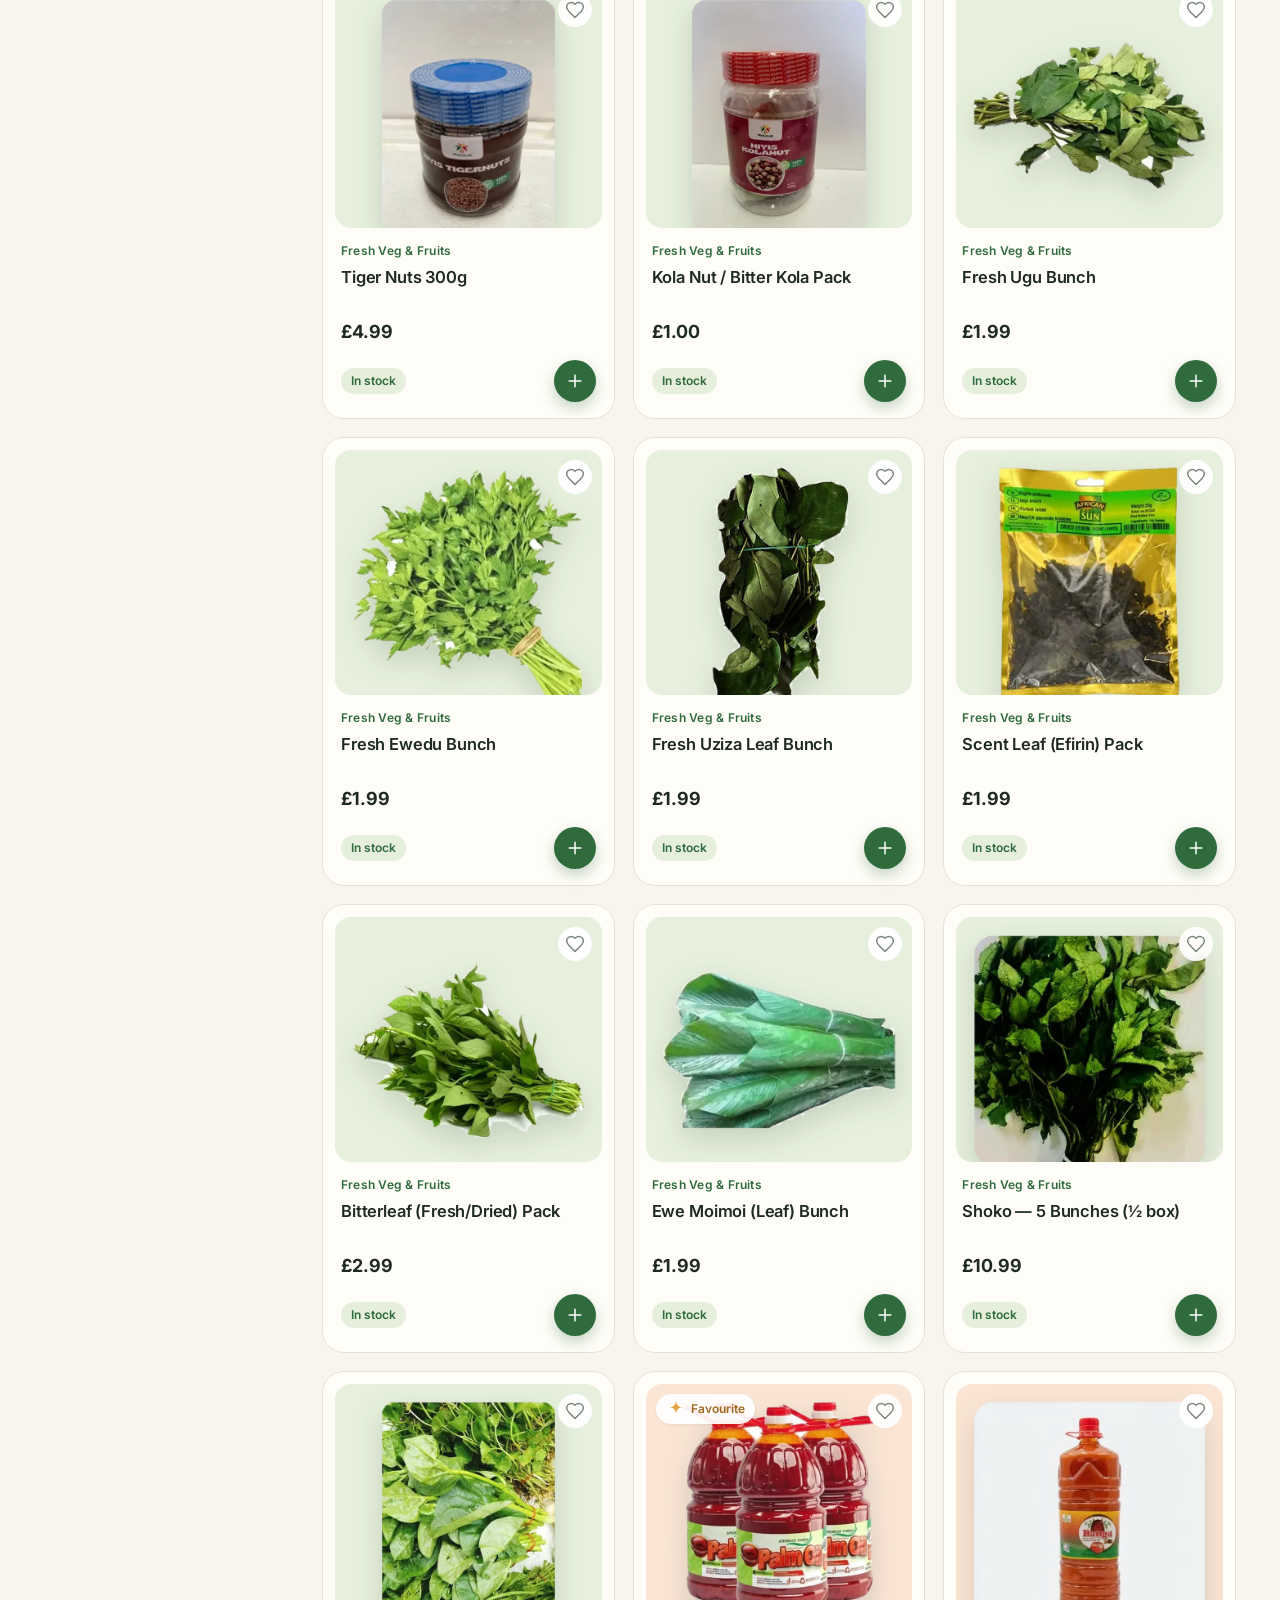
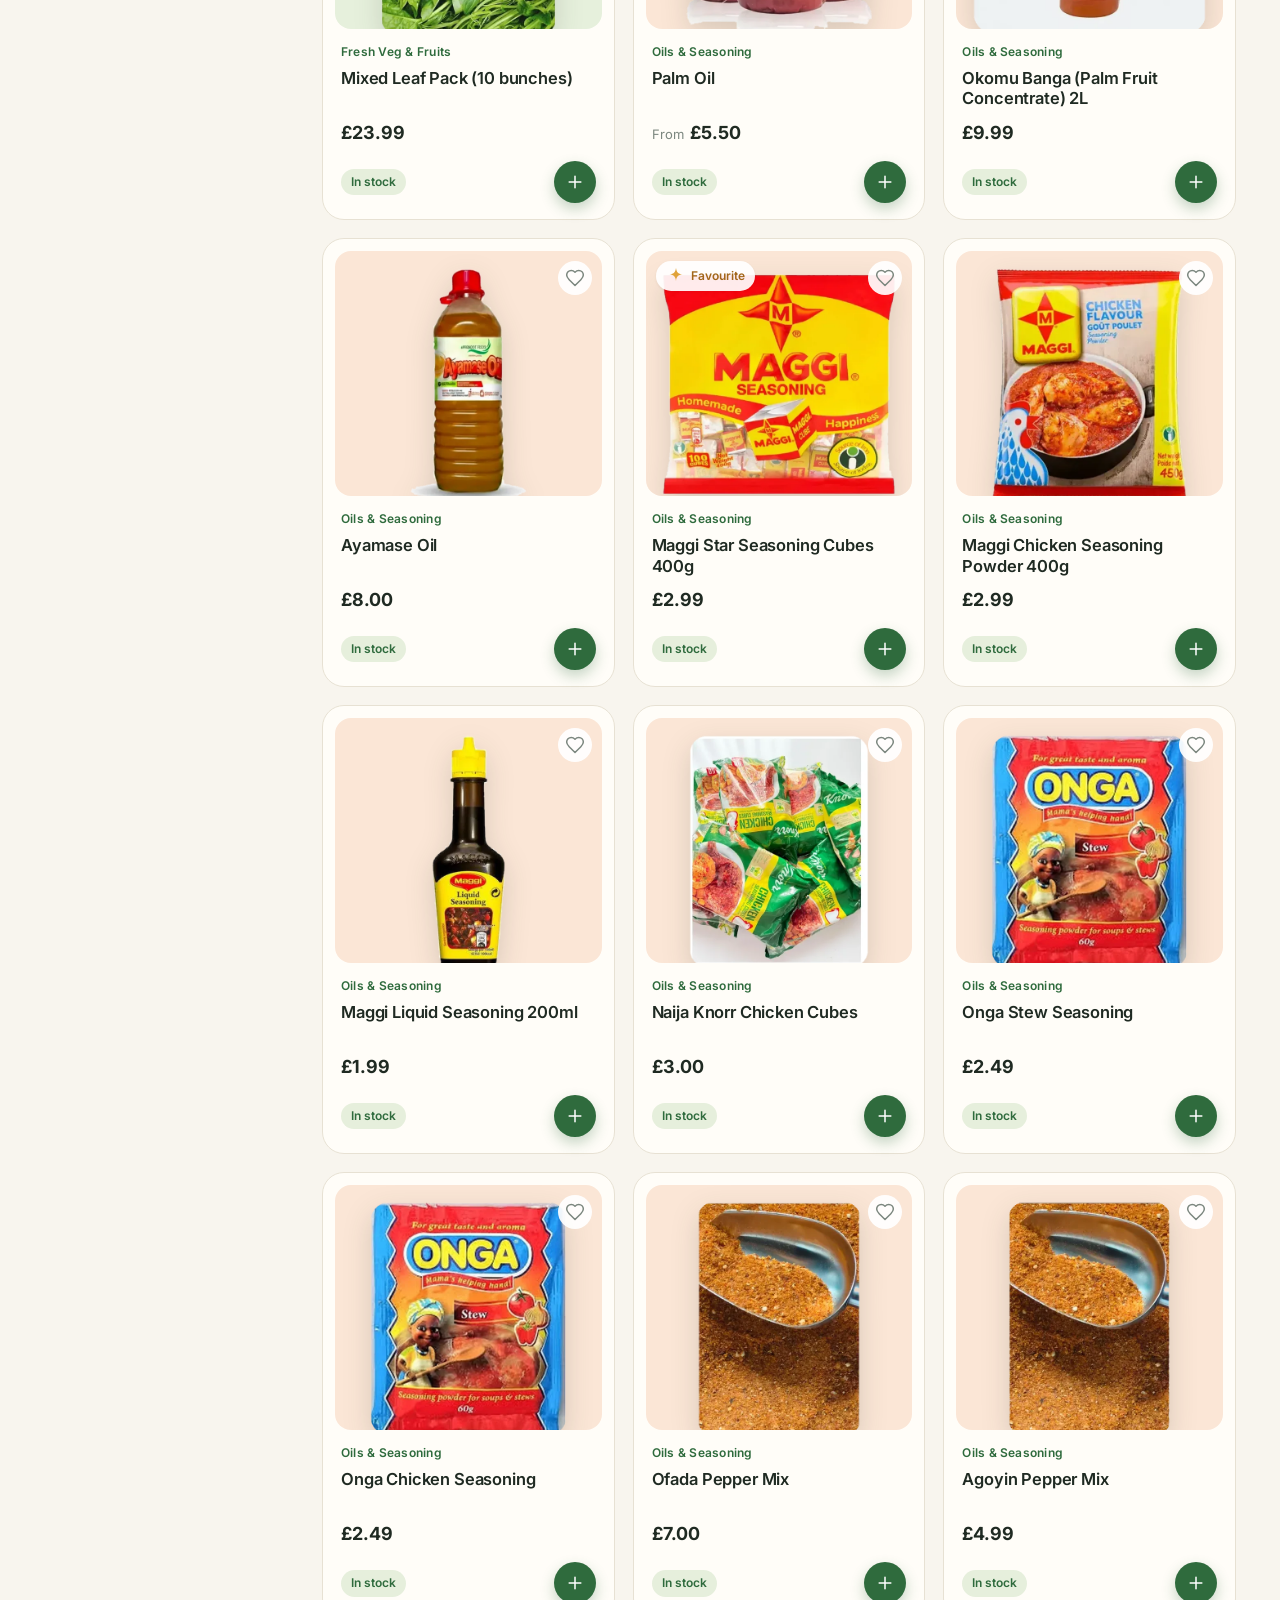
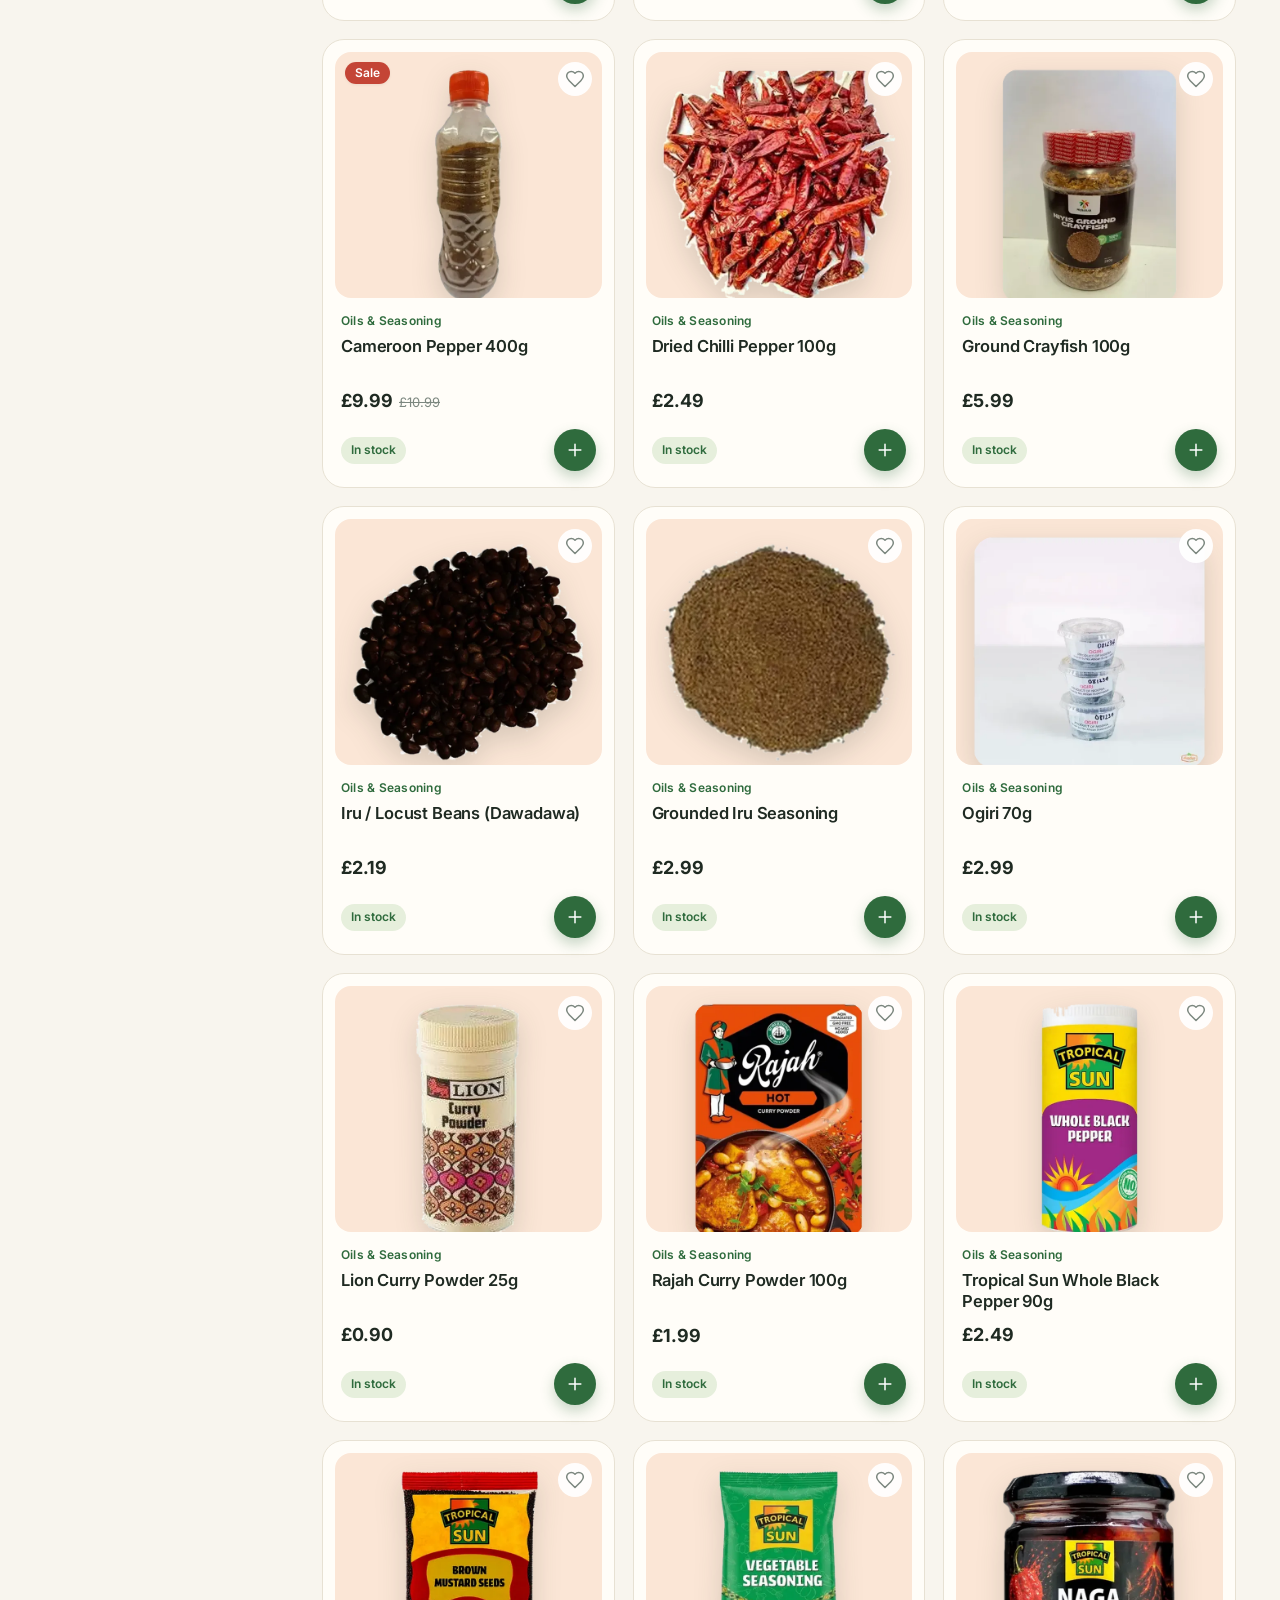
<file: shop.html>
<!doctype html>
<html lang="en-GB">
<head>
  <meta charset="utf-8">
  <meta name="viewport" content="width=device-width, initial-scale=1">
  <title>Shop — DanyJ Food Market</title>
  <meta name="description" content="Shop African and Caribbean groceries: grains, swallow, fish and meat, fresh veg, oils and seasoning, drinks, Nigerian snacks and wholesale box deals.">
  <meta name="theme-color" content="#2f6b3d">
  <link rel="icon" href="data:image/svg+xml,<svg xmlns='http://www.w3.org/2000/svg' viewBox='0 0 100 100'><text y='.9em' font-size='90'>🌿</text></svg>">
  <link rel="preconnect" href="https://fonts.googleapis.com">
  <link rel="preconnect" href="https://fonts.gstatic.com" crossorigin>
  <link href="https://fonts.googleapis.com/css2?family=Inter:wght@400;500;600;700&family=Outfit:wght@500;600;700&display=swap" rel="stylesheet">
  <link rel="stylesheet" href="css/styles.css">
</head>
<body data-page="shop">
  <div id="site-header"></div>

  <main>
    <section class="page-hero">
      <div class="container">
        <div class="crumbs"><a href="index.html">Home</a> / <span id="crumb">Shop</span></div>
        <h1 id="shop-title">Our products</h1>
        <p id="shop-sub">African and Caribbean groceries, delivered across the UK.</p>
        <div class="chips" id="shop-chips"></div>
      </div>
    </section>

    <section class="container">
      <div class="shop-layout">
        <aside class="filters" id="filters" aria-label="Filters">
          <span class="sheet-handle" aria-hidden="true"></span>
          <div class="group">
            <h4>Category</h4>
            <div id="filter-cats"></div>
          </div>
          <div class="group">
            <h4>Show only</h4>
            <label class="check"><input type="checkbox" id="f-offers"> On sale</label>
            <label class="check"><input type="checkbox" id="f-new"> New in store</label>
            <label class="check"><input type="checkbox" id="f-favs"> My favourites</label>
          </div>
          <div class="group">
            <button class="btn btn-ghost btn-sm btn-block" id="clear-filters">Clear filters</button>
          </div>
        </aside>

        <div>
          <div class="toolbar">
            <span class="count" id="count"></span>
            <div class="toolbar-right">
              <button class="btn btn-ghost btn-sm filter-toggle" id="filter-toggle"></button>
              <label class="mini-search" id="search">
                <span id="search-icon"></span>
                <span class="sr-only">Search products</span>
                <input type="search" id="q" placeholder="Search…">
              </label>
              <label class="sr-only" for="sort">Sort by</label>
              <select class="select" id="sort">
                <option value="featured">Featured</option>
                <option value="price-asc">Price: low to high</option>
                <option value="price-desc">Price: high to low</option>
                <option value="name">Name A–Z</option>
              </select>
            </div>
          </div>
          <div class="product-grid cols-3" id="grid"></div>
        </div>
      </div>
    </section>
  </main>

  <div id="site-footer"></div>

  <script src="js/data.js"></script>
  <script src="js/category-icons.js"></script>
  <script src="js/app.js"></script>
  <script src="js/motion.js"></script>
  <script src="js/shop.js"></script>
</body>
</html>
</file>
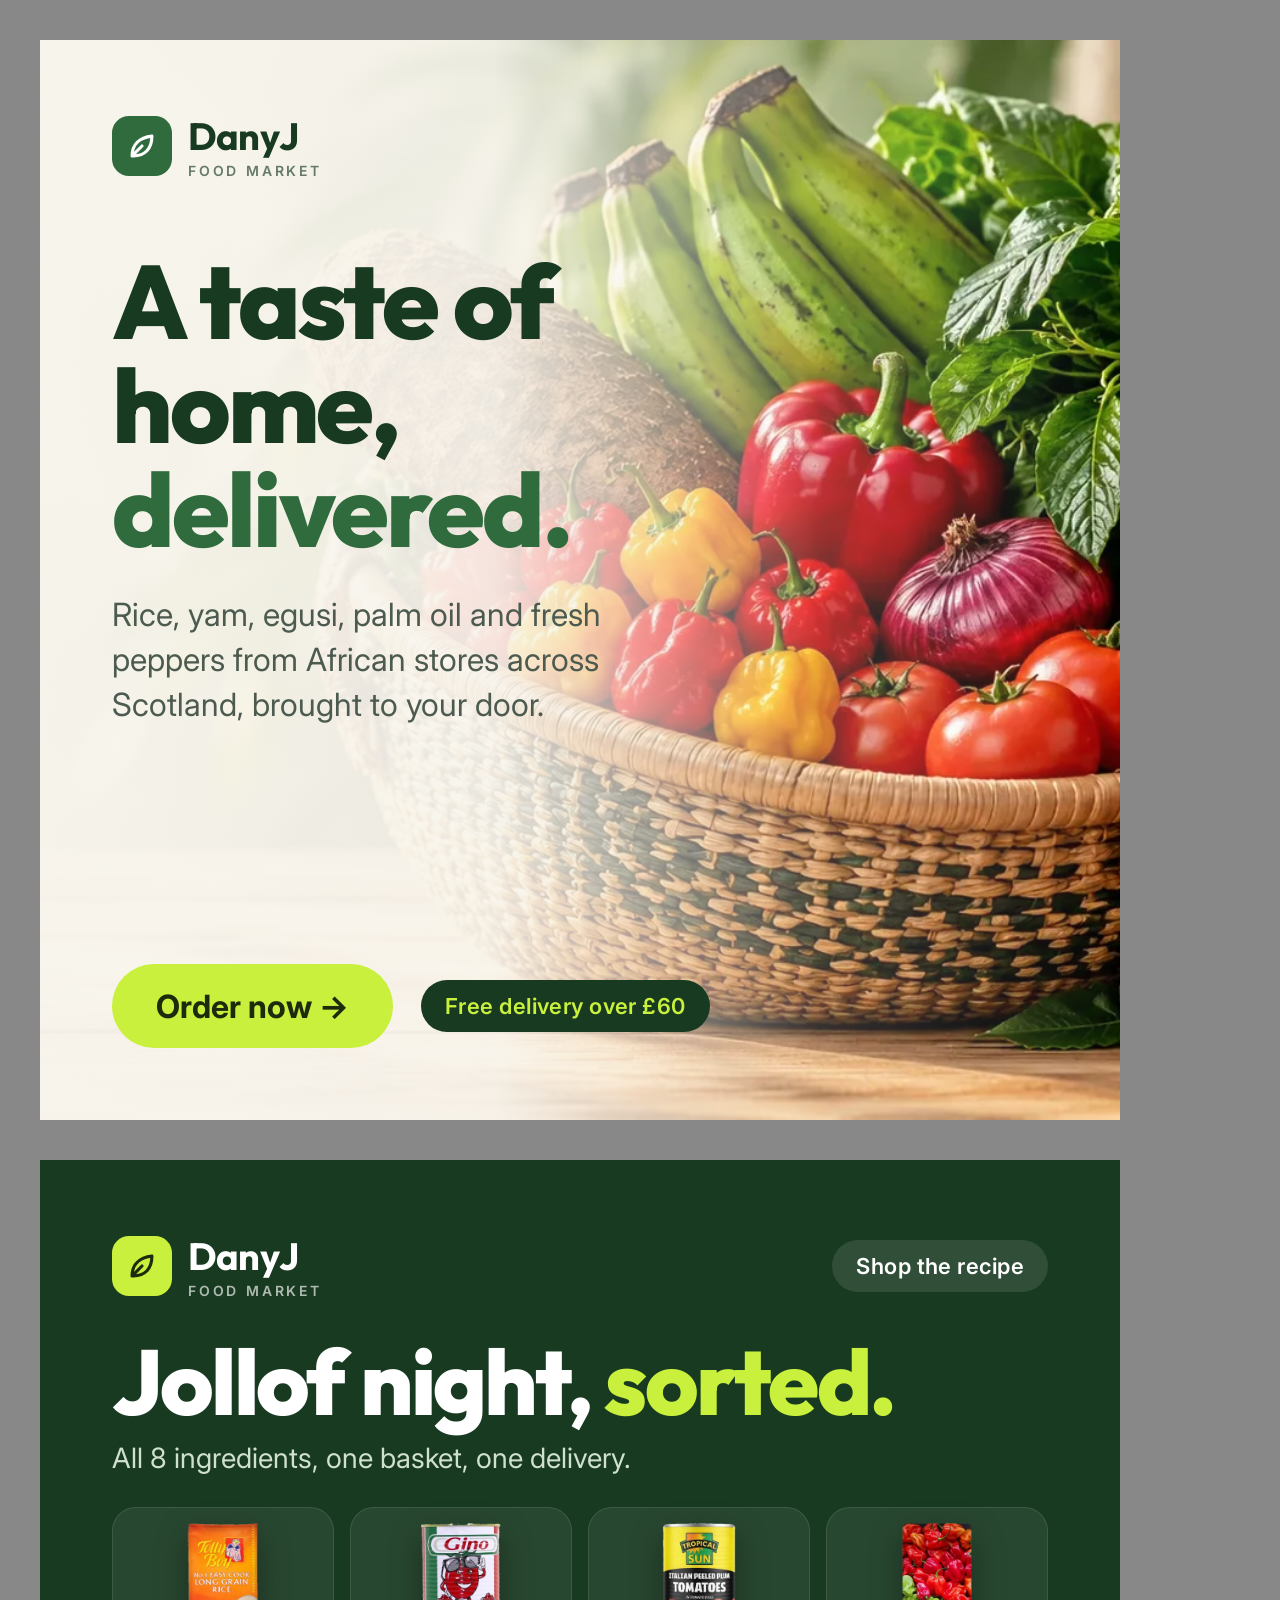
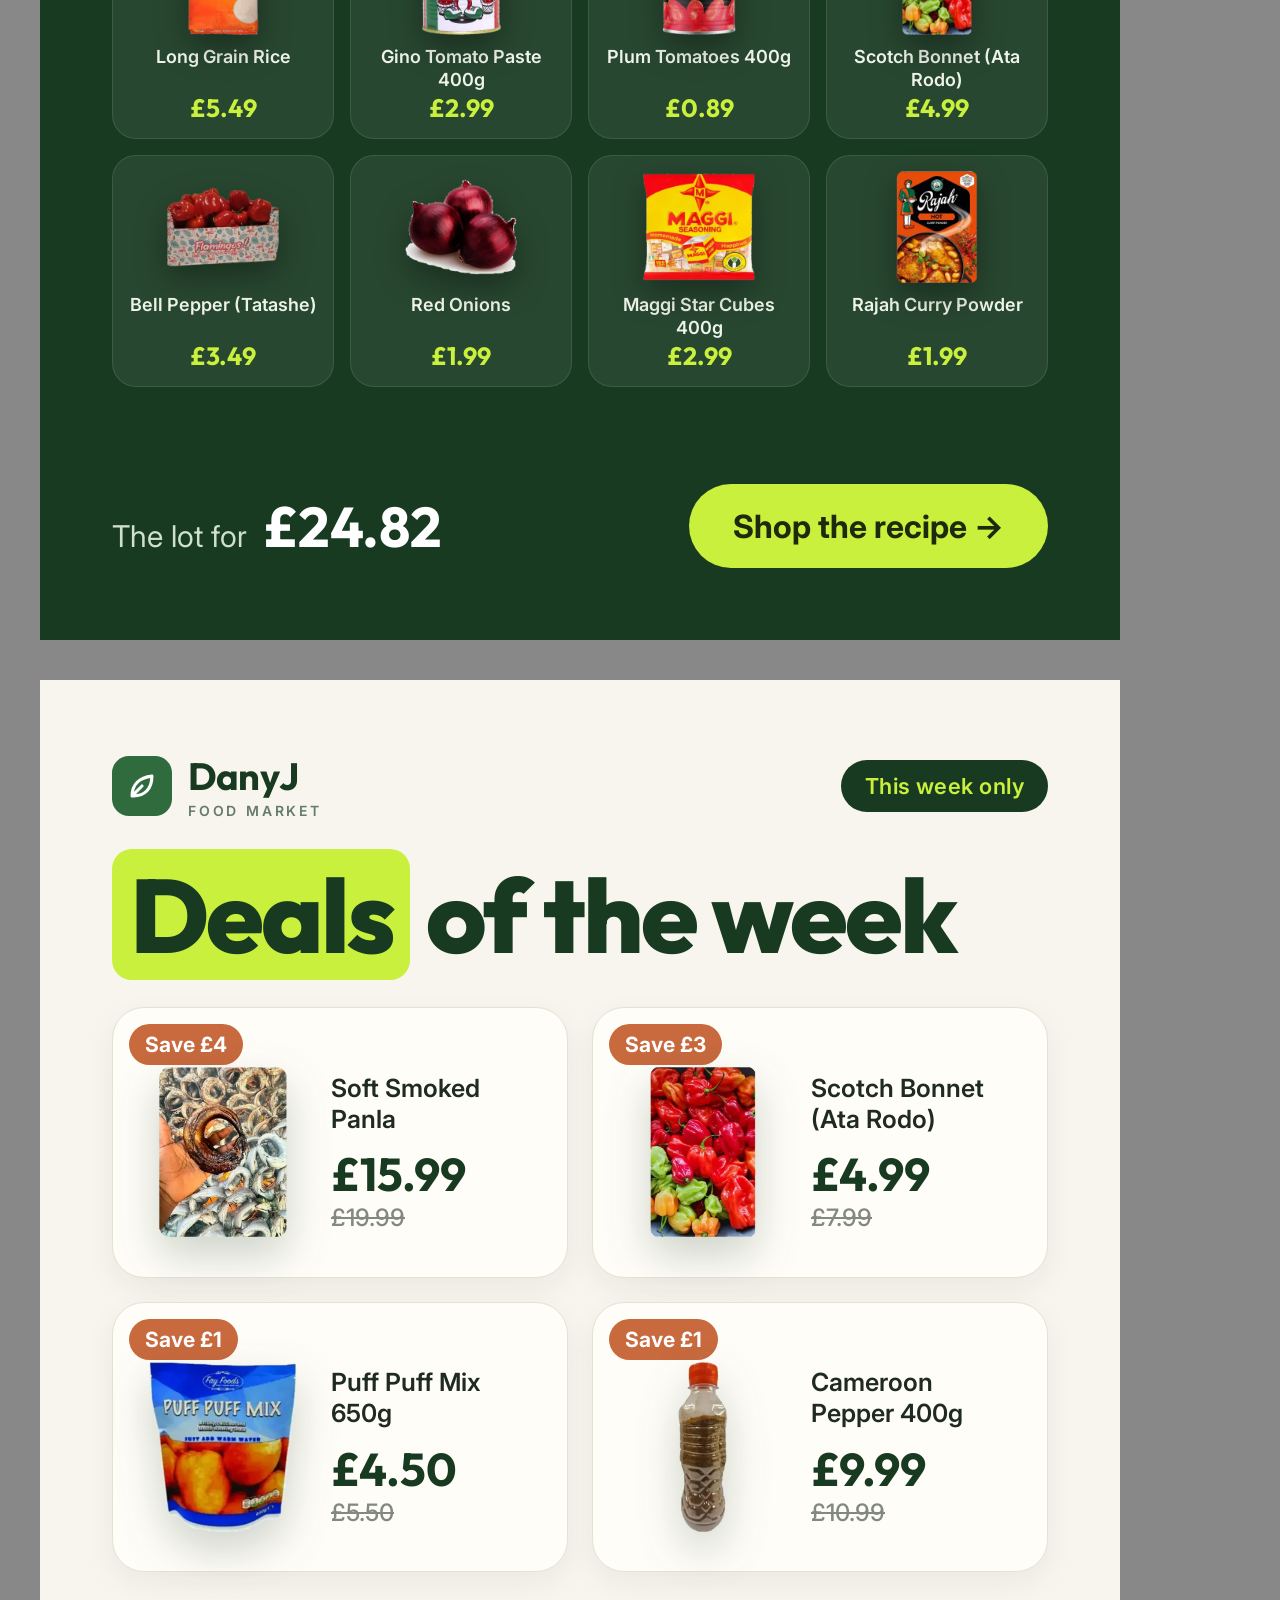
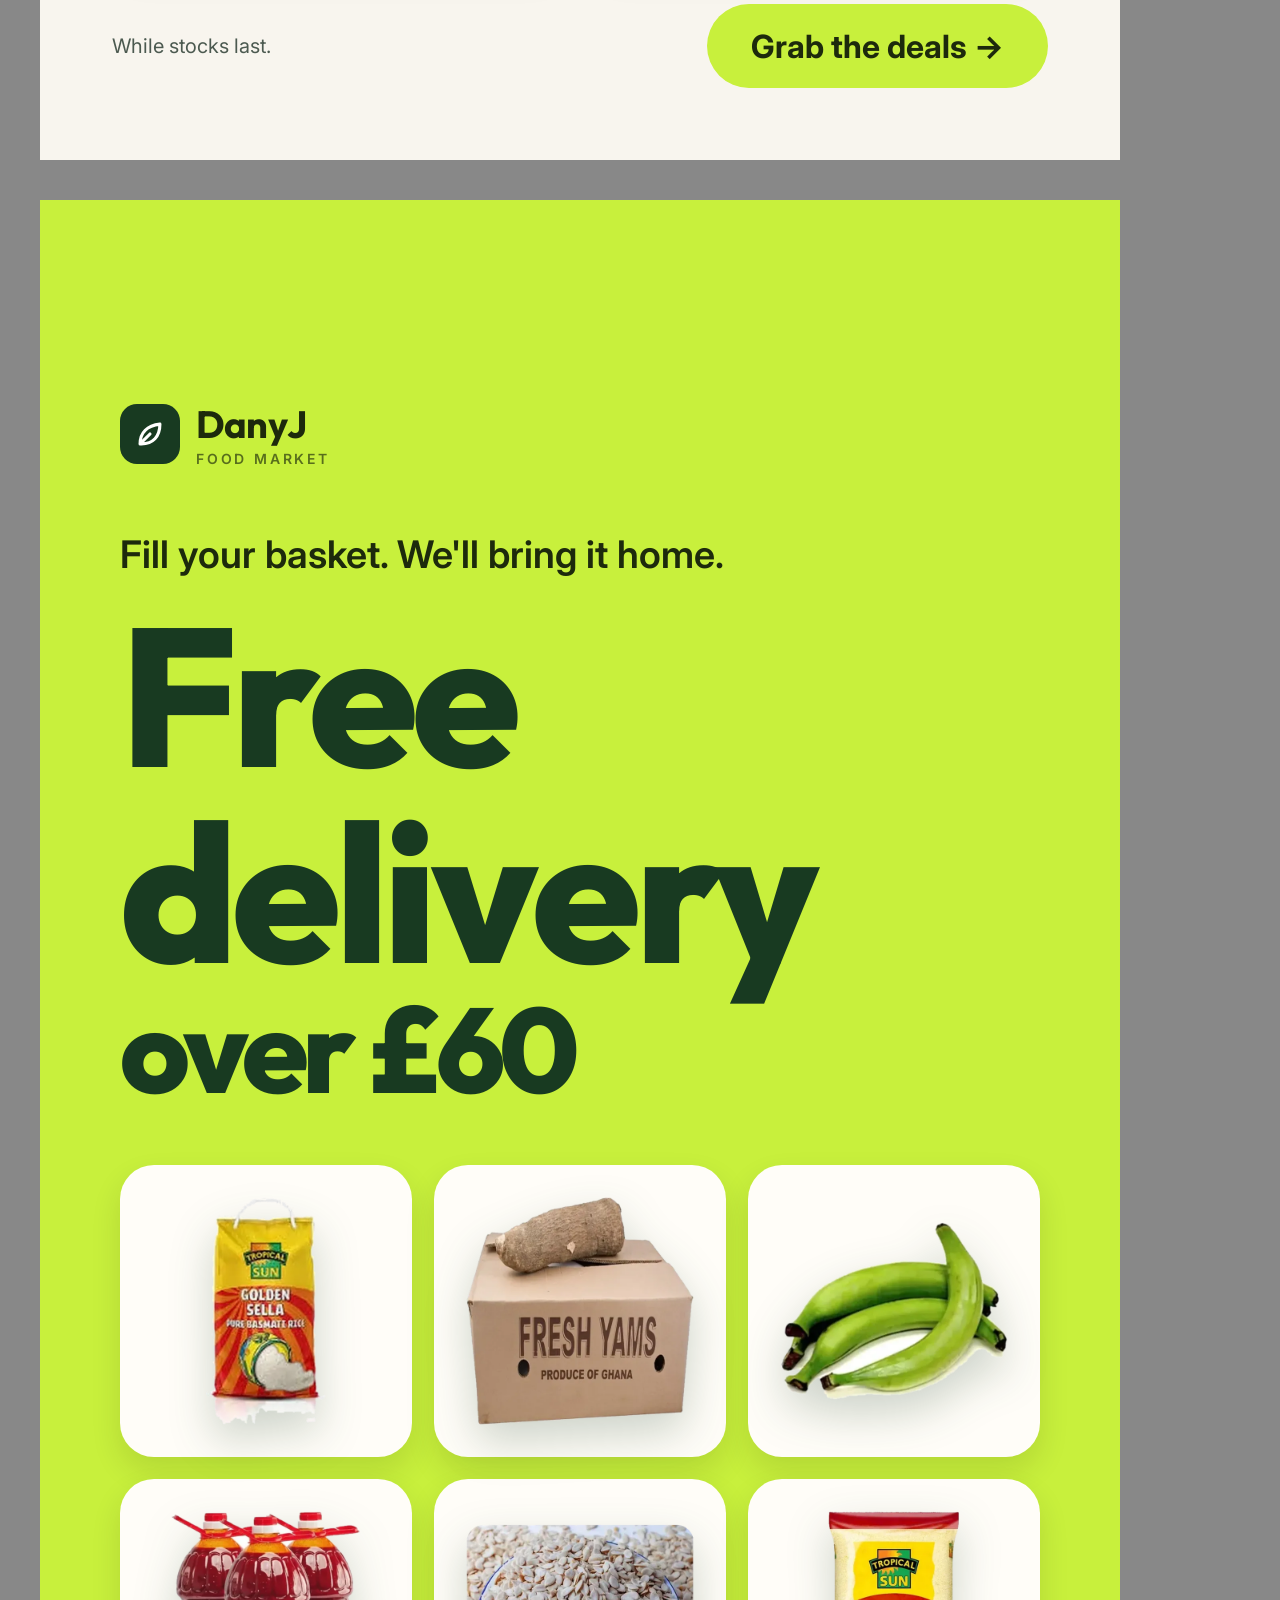
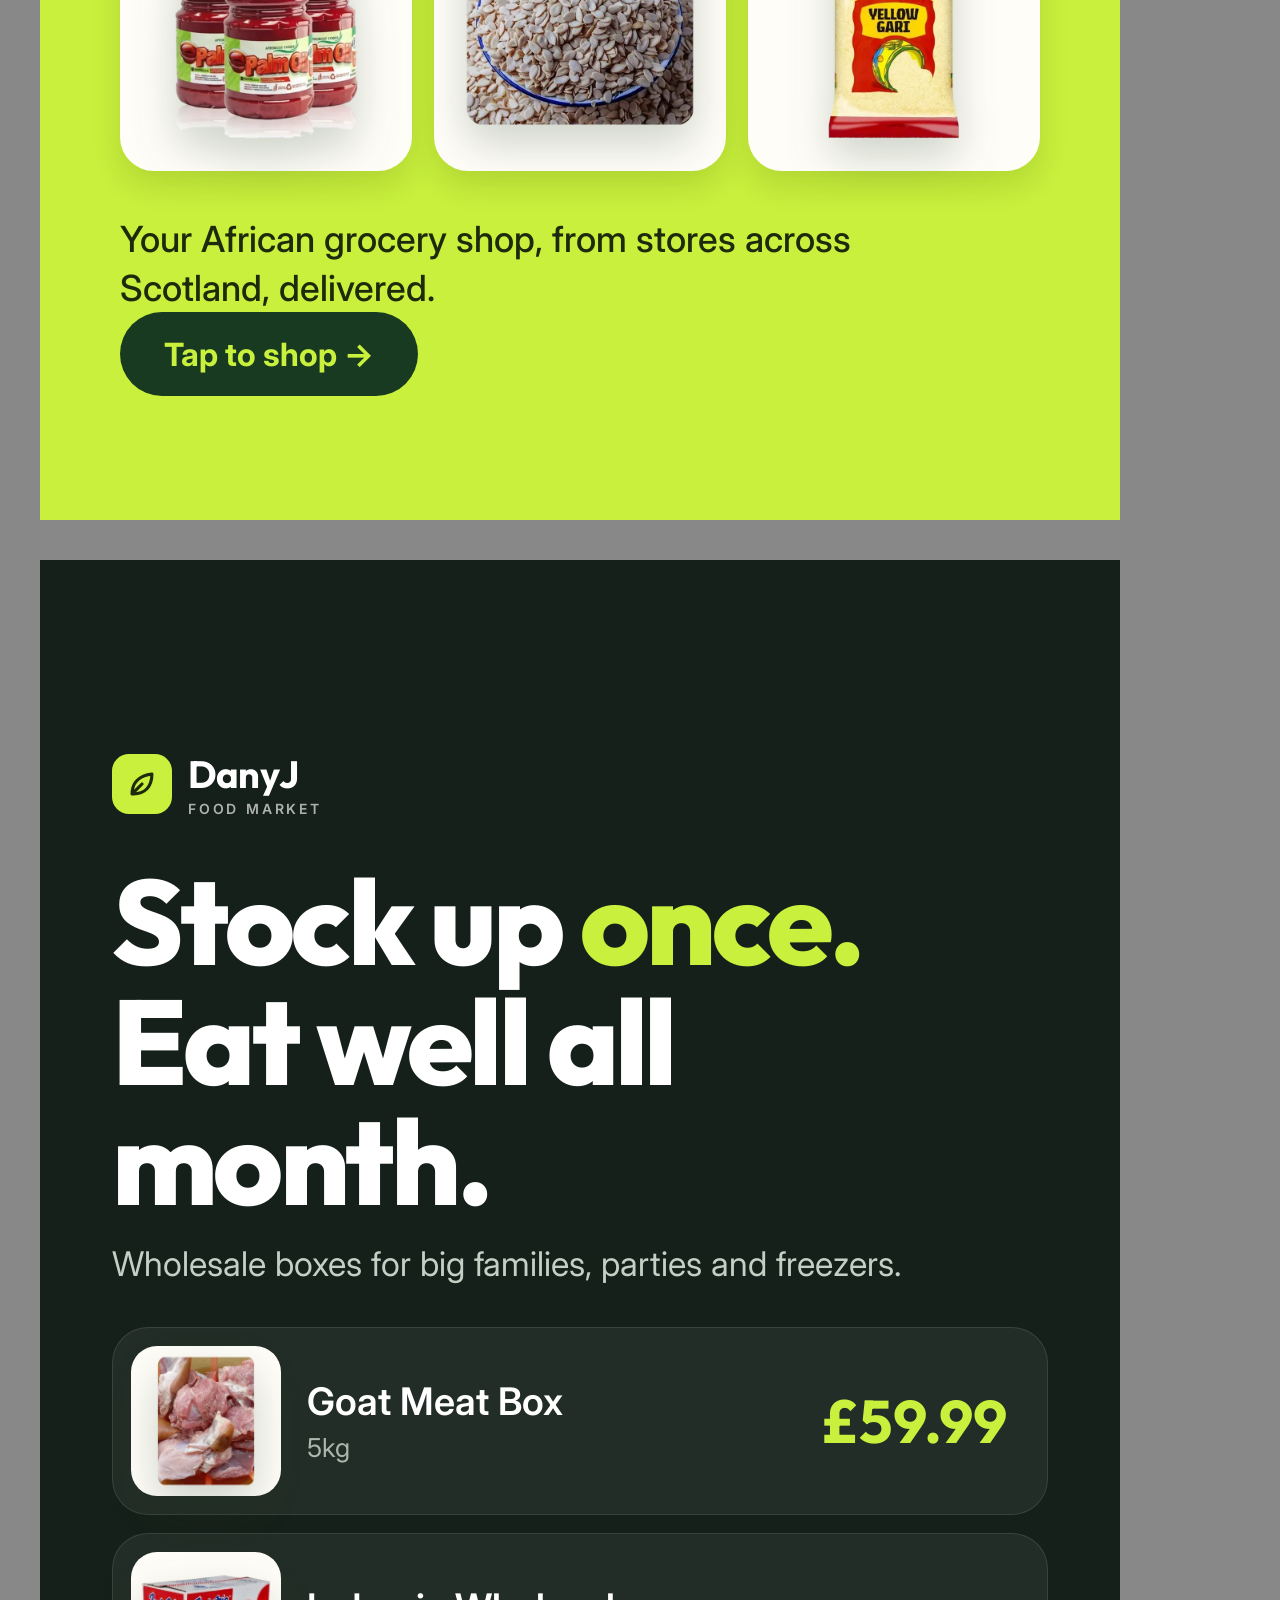
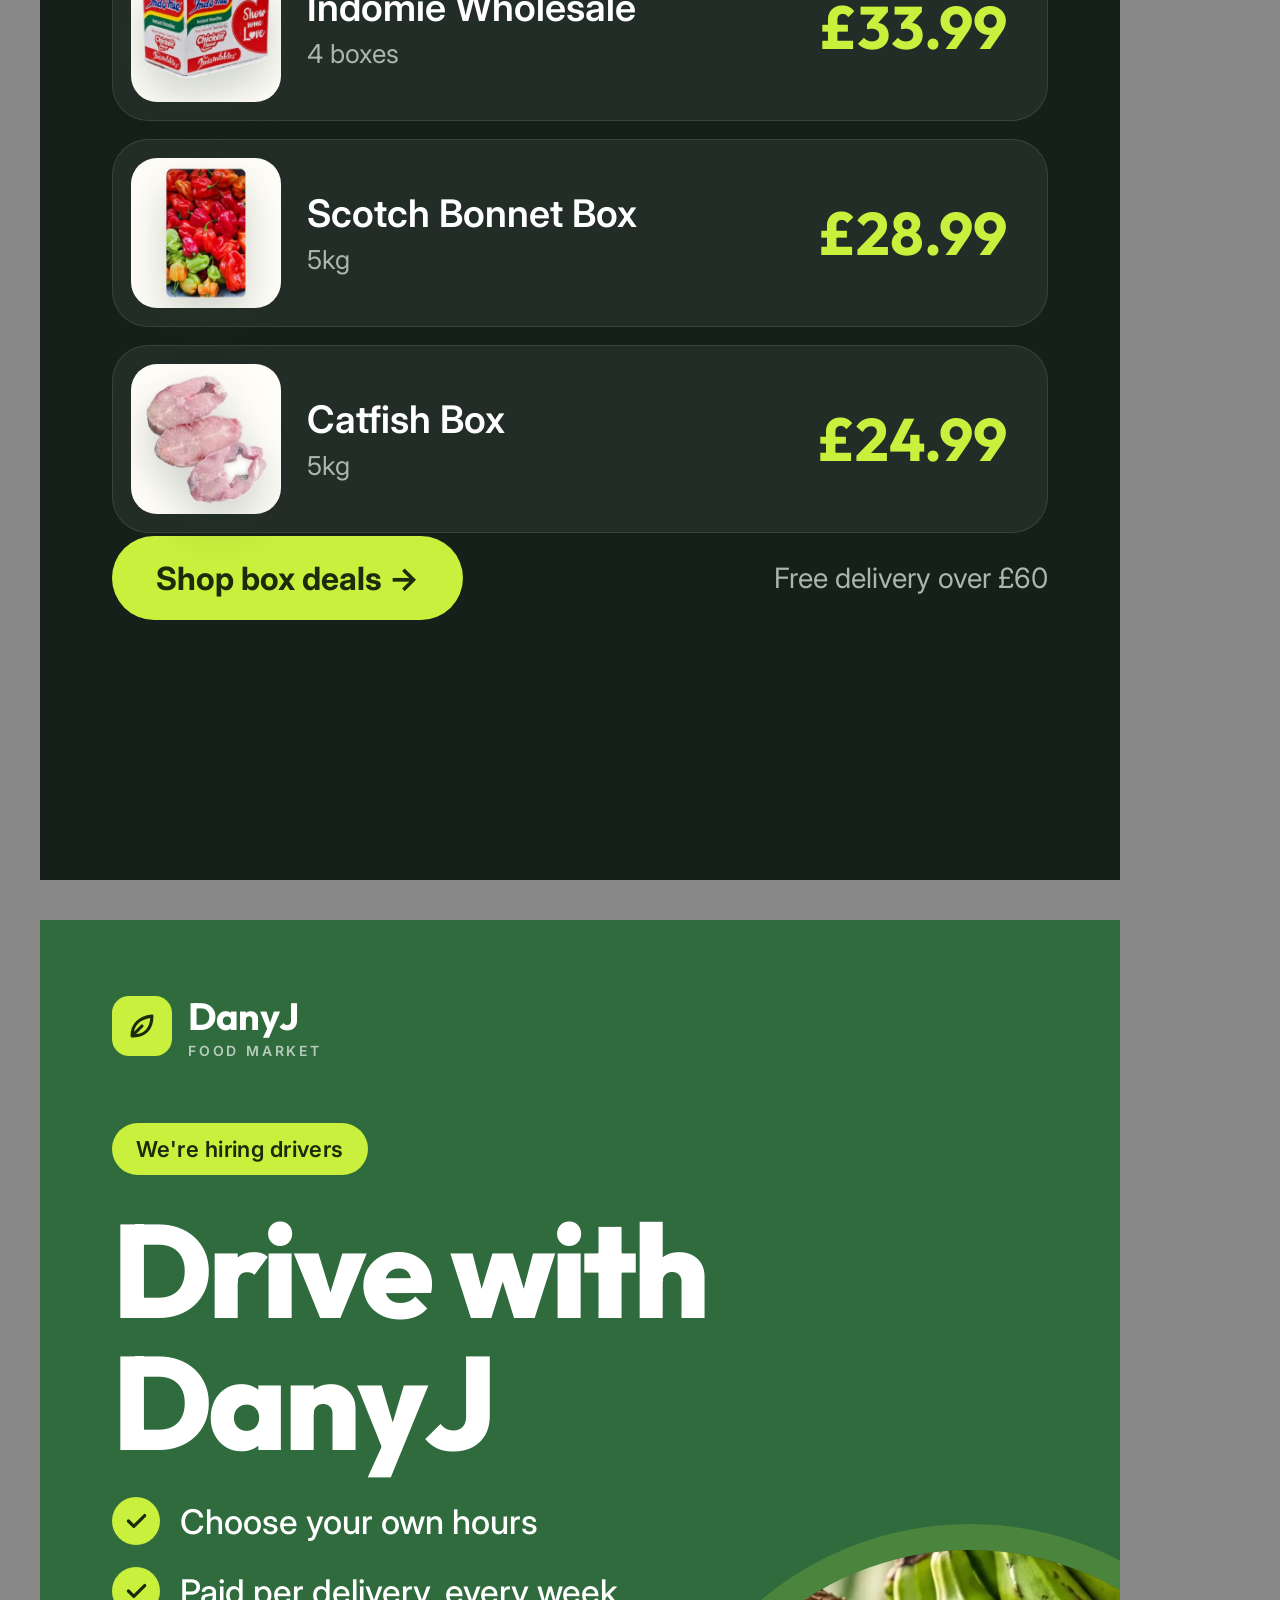
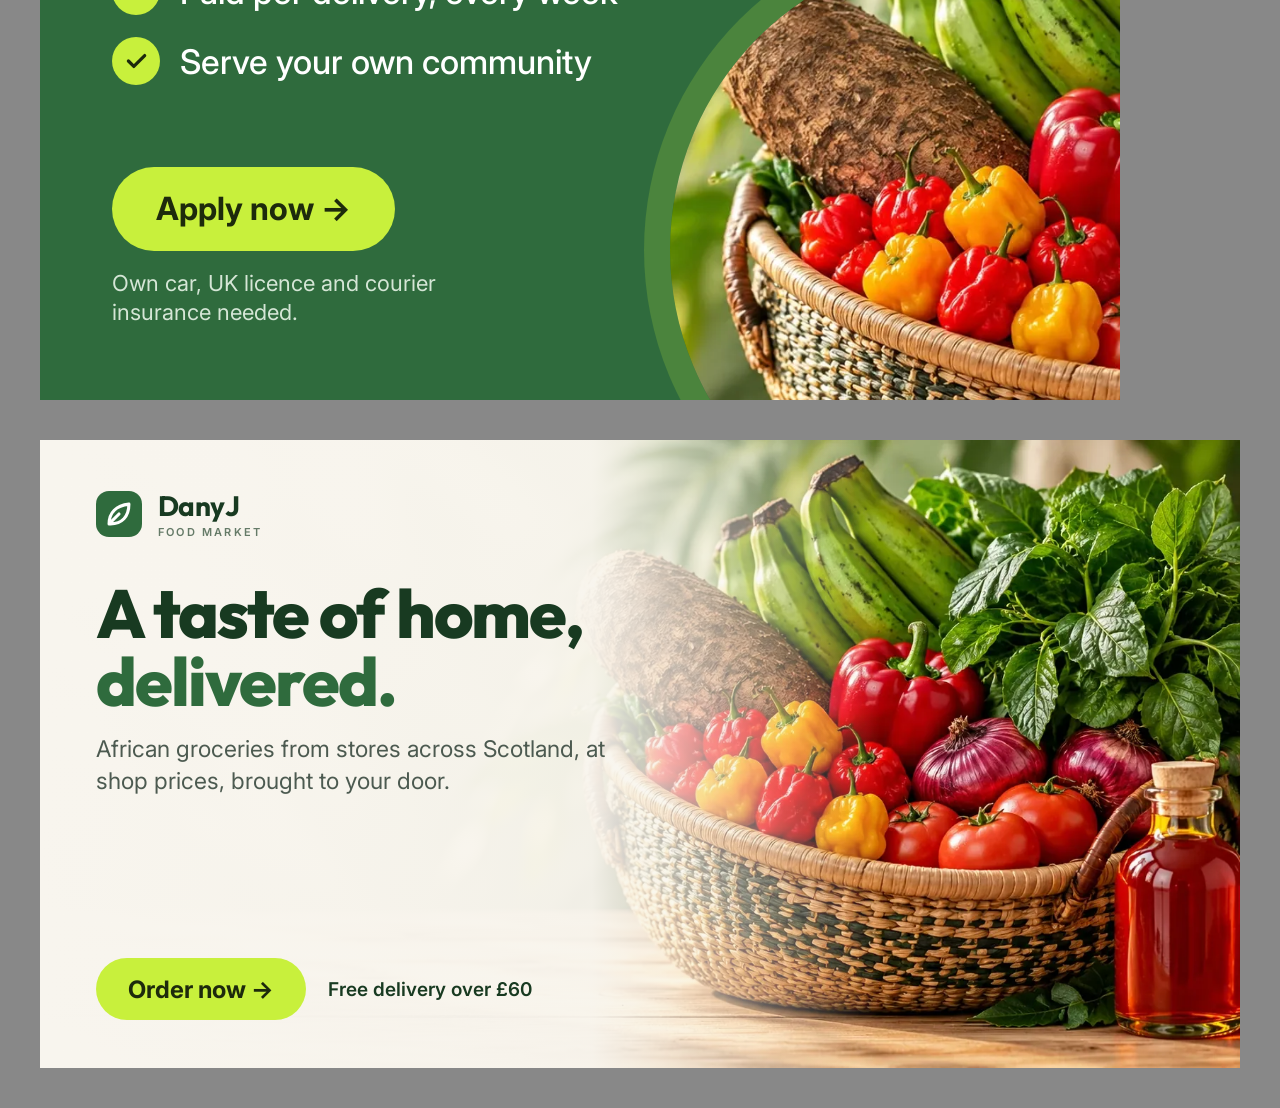
<file: marketing/ads/src/ads.html>
<!doctype html>
<html lang="en-GB">
<head>
<meta charset="utf-8">
<title>DanyJ social ads (source)</title>
<link href="https://fonts.googleapis.com/css2?family=Inter:wght@400;500;600;700&family=Outfit:wght@500;600;700;800&display=swap" rel="stylesheet">
<link rel="stylesheet" href="ads.css">
</head>
<body>

<template id="leaf"><svg width="34" height="34" viewBox="0 0 24 24" fill="none"><path d="M5 19c0-8 5-13 14-14 0 9-5 14-13 14M5 19l7-7" stroke="#fff" stroke-width="2.2" stroke-linecap="round" stroke-linejoin="round"/></svg></template>

<!-- 1. Launch (square feed post) -->
<section class="ad sq a1" id="ad-01-launch-square">
  <div class="in">
    <div class="logo"><span class="mark" data-leaf></span><span>DanyJ<small>Food Market</small></span></div>
    <h1>A taste of home, <em>delivered.</em></h1>
    <p>Rice, yam, egusi, palm oil and fresh peppers from African stores across Scotland, brought to your door.</p>
    <div class="foot"><span class="pill">Order now →</span><span class="chip">Free delivery over £60</span></div>
  </div>
</section>

<!-- 2. Jollof bundle (square) -->
<section class="ad sq a2" id="ad-02-jollof-square">
  <div class="top"><div class="logo light"><span class="mark" data-leaf></span><span>DanyJ<small>Food Market</small></span></div><span class="chip" style="background:rgba(255,255,255,.1);color:#fff">Shop the recipe</span></div>
  <h1>Jollof night, <em>sorted.</em></h1>
  <div class="sub">All 8 ingredients, one basket, one delivery.</div>
  <div class="grid">
    <div class="it"><img class="cut" src="../../../assets/img/products/long-grain-rice.webp"><b>Long Grain Rice</b><span class="price">£5.49</span></div>
    <div class="it"><img class="cut" src="../../../assets/img/products/gino-tomato-paste-400g.webp"><b>Gino Tomato Paste 400g</b><span class="price">£2.99</span></div>
    <div class="it"><img class="cut" src="../../../assets/img/products/tinned-plum-tomatoes-400g.webp"><b>Plum Tomatoes 400g</b><span class="price">£0.89</span></div>
    <div class="it"><img class="cut" src="../../../assets/img/products/scotch-bonnet-box.webp"><b>Scotch Bonnet (Ata Rodo)</b><span class="price">£4.99</span></div>
    <div class="it"><img class="cut" src="../../../assets/img/products/bell-pepper-box.webp"><b>Bell Pepper (Tatashe)</b><span class="price">£3.49</span></div>
    <div class="it"><img class="cut" src="../../../assets/img/products/red-onion-sack.webp"><b>Red Onions</b><span class="price">£1.99</span></div>
    <div class="it"><img class="cut" src="../../../assets/img/products/maggi-star-seasoning-cubes-400g.webp"><b>Maggi Star Cubes 400g</b><span class="price">£2.99</span></div>
    <div class="it"><img class="cut" src="../../../assets/img/products/rajah-curry-powder-100g.webp"><b>Rajah Curry Powder</b><span class="price">£1.99</span></div>
  </div>
  <div class="bottom"><div class="total">The lot for <span class="price">£24.82</span></div><span class="pill">Shop the recipe →</span></div>
</section>

<!-- 3. Deals of the week (square) -->
<section class="ad sq a3" id="ad-03-deals-square">
  <div class="top"><div class="logo"><span class="mark" data-leaf></span><span>DanyJ<small>Food Market</small></span></div><span class="chip" style="background:var(--green-ink);color:var(--lime)">This week only</span></div>
  <h1><span>Deals</span> of the week</h1>
  <div class="grid">
    <div class="card"><span class="save">Save £4</span><img class="cut" src="../../../assets/img/products/soft-smoked-panla.webp"><div><b>Soft Smoked Panla</b><span class="price">£15.99</span><span class="was">£19.99</span></div></div>
    <div class="card"><span class="save">Save £3</span><img class="cut" src="../../../assets/img/products/scotch-bonnet-box.webp"><div><b>Scotch Bonnet (Ata Rodo)</b><span class="price">£4.99</span><span class="was">£7.99</span></div></div>
    <div class="card"><span class="save">Save £1</span><img class="cut" src="../../../assets/img/products/puff-puff-mix.webp"><div><b>Puff Puff Mix 650g</b><span class="price">£4.50</span><span class="was">£5.50</span></div></div>
    <div class="card"><span class="save">Save £1</span><img class="cut" src="../../../assets/img/products/cameroon-pepper-400g.webp"><div><b>Cameroon Pepper 400g</b><span class="price">£9.99</span><span class="was">£10.99</span></div></div>
  </div>
  <div class="foot"><span class="fine">While stocks last.</span><span class="pill">Grab the deals →</span></div>
</section>

<!-- 4. Free delivery (story / reel cover) -->
<section class="ad story a4" id="ad-04-free-delivery-story">
  <div class="logo"><span class="mark" data-leaf></span><span>DanyJ<small>Food Market</small></span></div>
  <div class="kicker">Fill your basket. We'll bring it home.</div>
  <h1>Free delivery<span>over £60</span></h1>
  <div class="pile">
    <div><img class="cut" src="../../../assets/img/products/golden-sella-basmati-rice.webp"></div>
    <div><img class="cut" src="../../../assets/img/products/yam-tuber-approx-3-5kg.webp"></div>
    <div><img class="cut" src="../../../assets/img/products/unripe-plantain-x1.webp"></div>
    <div><img class="cut" src="../../../assets/img/products/palm-oil.webp"></div>
    <div><img class="cut" src="../../../assets/img/products/ground-egusi-melon.webp"></div>
    <div><img class="cut" src="../../../assets/img/products/yellow-garri.webp"></div>
  </div>
  <div class="tag">Your African grocery shop, from stores across Scotland, delivered.</div>
  <div class="bottom"><span class="pill">Tap to shop →</span></div>
</section>

<!-- 5. Stock up (story) -->
<section class="ad story a5" id="ad-05-stock-up-story">
  <div class="logo light"><span class="mark" data-leaf></span><span>DanyJ<small>Food Market</small></span></div>
  <h1>Stock up <em>once.</em> Eat well all month.</h1>
  <div class="sub">Wholesale boxes for big families, parties and freezers.</div>
  <div class="list">
    <div class="row"><span class="ph"><img class="cut" src="../../../assets/img/products/goat-box.webp"></span><div><b>Goat Meat Box</b><small>5kg</small></div><span class="price">£59.99</span></div>
    <div class="row"><span class="ph"><img class="cut" src="../../../assets/img/products/indomie-box.webp"></span><div><b>Indomie Wholesale</b><small>4 boxes</small></div><span class="price">£33.99</span></div>
    <div class="row"><span class="ph"><img class="cut" src="../../../assets/img/products/scotch-bonnet-box.webp"></span><div><b>Scotch Bonnet Box</b><small>5kg</small></div><span class="price">£28.99</span></div>
    <div class="row"><span class="ph"><img class="cut" src="../../../assets/img/products/catfish-box.webp"></span><div><b>Catfish Box</b><small>5kg</small></div><span class="price">£24.99</span></div>
  </div>
  <div class="bottom"><span class="pill">Shop box deals →</span><span style="font-size:28px;color:#a9b7ac">Free delivery over £60</span></div>
</section>

<!-- 6. Driver recruitment (square) -->
<section class="ad sq a6" id="ad-06-drivers-square">
  <div class="logo light"><span class="mark" data-leaf></span><span>DanyJ<small>Food Market</small></span></div>
  <span class="chip">We're hiring drivers</span>
  <h1>Drive with DanyJ</h1>
  <ul>
    <li><i><svg width="26" height="26" viewBox="0 0 24 24" fill="none"><path d="M5 12l5 5L20 7" stroke="#1d2a0c" stroke-width="3" stroke-linecap="round" stroke-linejoin="round"/></svg></i>Choose your own hours</li>
    <li><i><svg width="26" height="26" viewBox="0 0 24 24" fill="none"><path d="M5 12l5 5L20 7" stroke="#1d2a0c" stroke-width="3" stroke-linecap="round" stroke-linejoin="round"/></svg></i>Paid per delivery, every week</li>
    <li><i><svg width="26" height="26" viewBox="0 0 24 24" fill="none"><path d="M5 12l5 5L20 7" stroke="#1d2a0c" stroke-width="3" stroke-linecap="round" stroke-linejoin="round"/></svg></i>Serve your own community</li>
  </ul>
  <div class="bottom"><span class="pill">Apply now →</span><span class="small">Own car, UK licence and courier insurance needed.</span></div>
</section>

<!-- 7. Launch (Facebook / link ad, 1200×628) -->
<section class="ad land a7" id="ad-07-launch-landscape">
  <div class="in">
    <div class="logo"><span class="mark" data-leaf></span><span>DanyJ<small>Food Market</small></span></div>
    <h1>A taste of home, <em>delivered.</em></h1>
    <p>African groceries from stores across Scotland, at shop prices, brought to your door.</p>
    <div class="foot"><span class="pill">Order now →</span><span class="note">Free delivery over £60</span></div>
  </div>
</section>

<script>
  const leaf = document.getElementById("leaf").innerHTML;
  document.querySelectorAll("[data-leaf]").forEach((el) => (el.innerHTML = leaf));
</script>
</body>
</html>
</file>
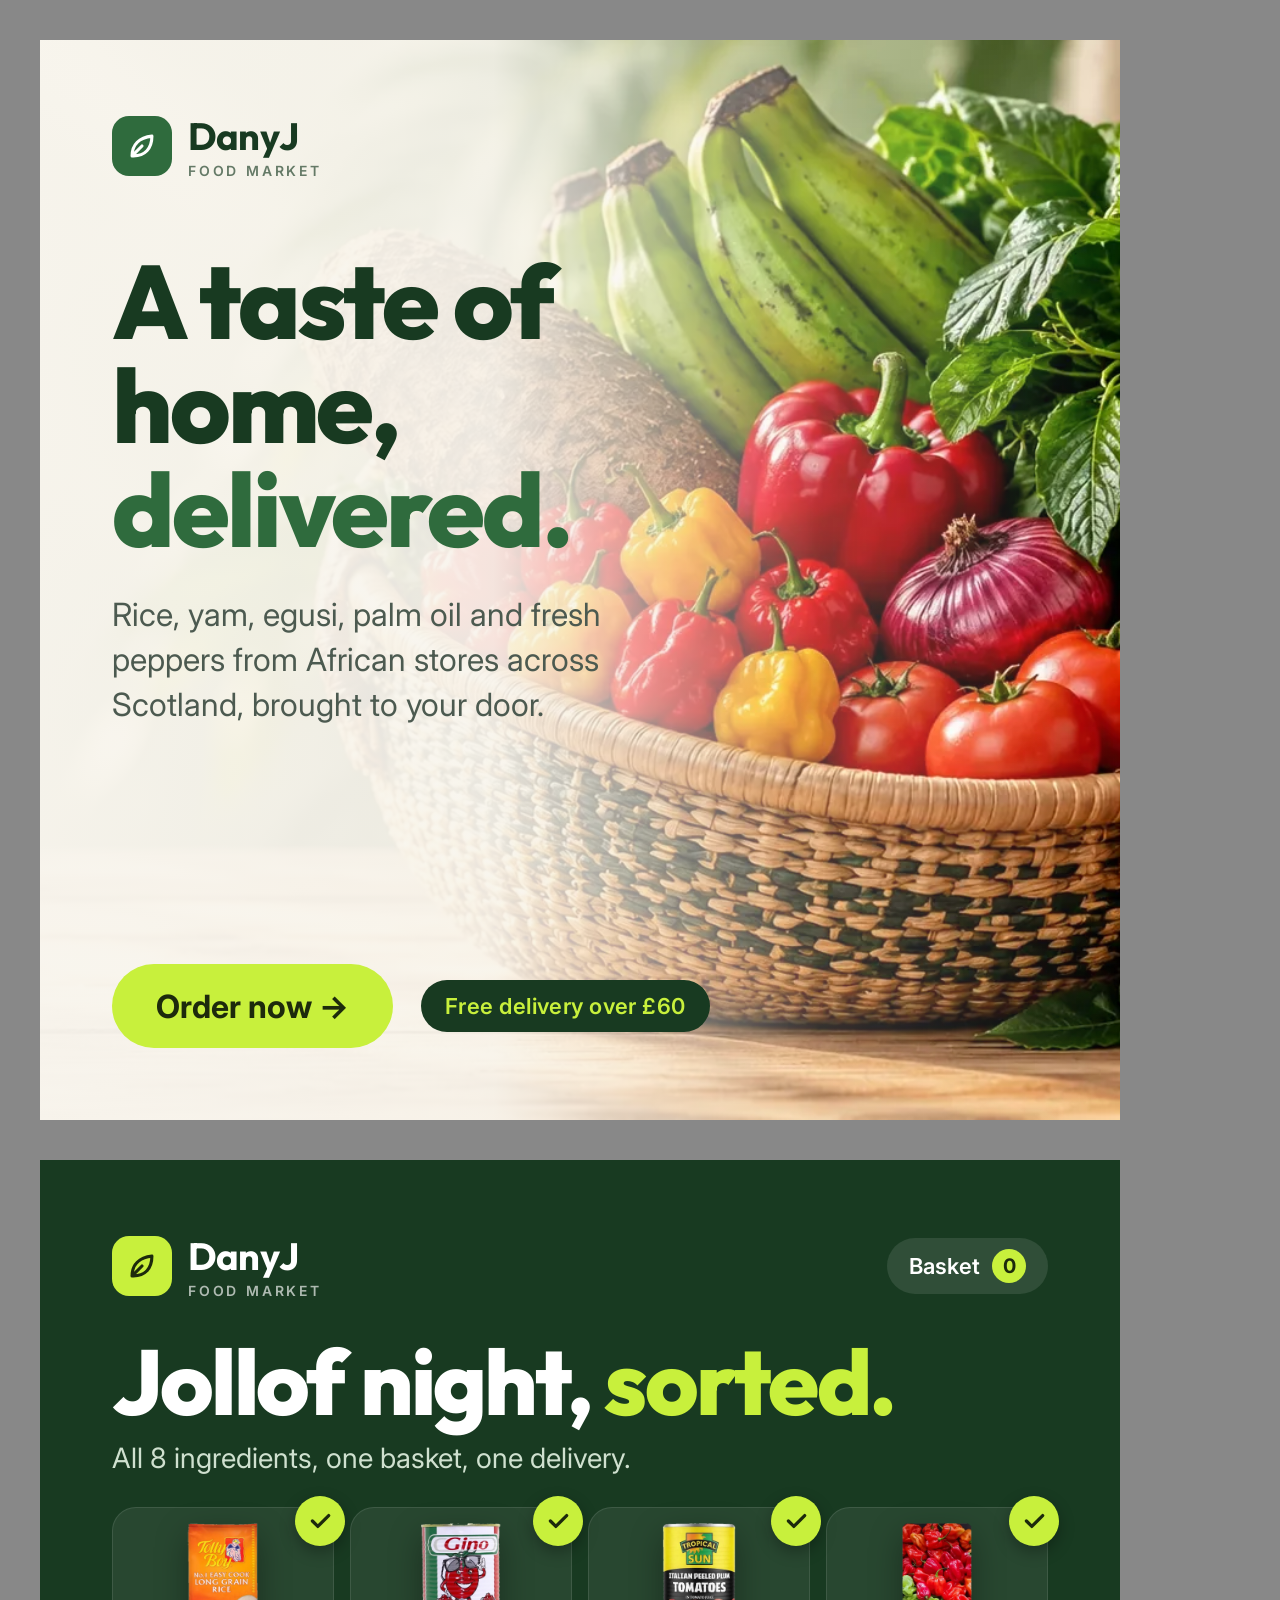
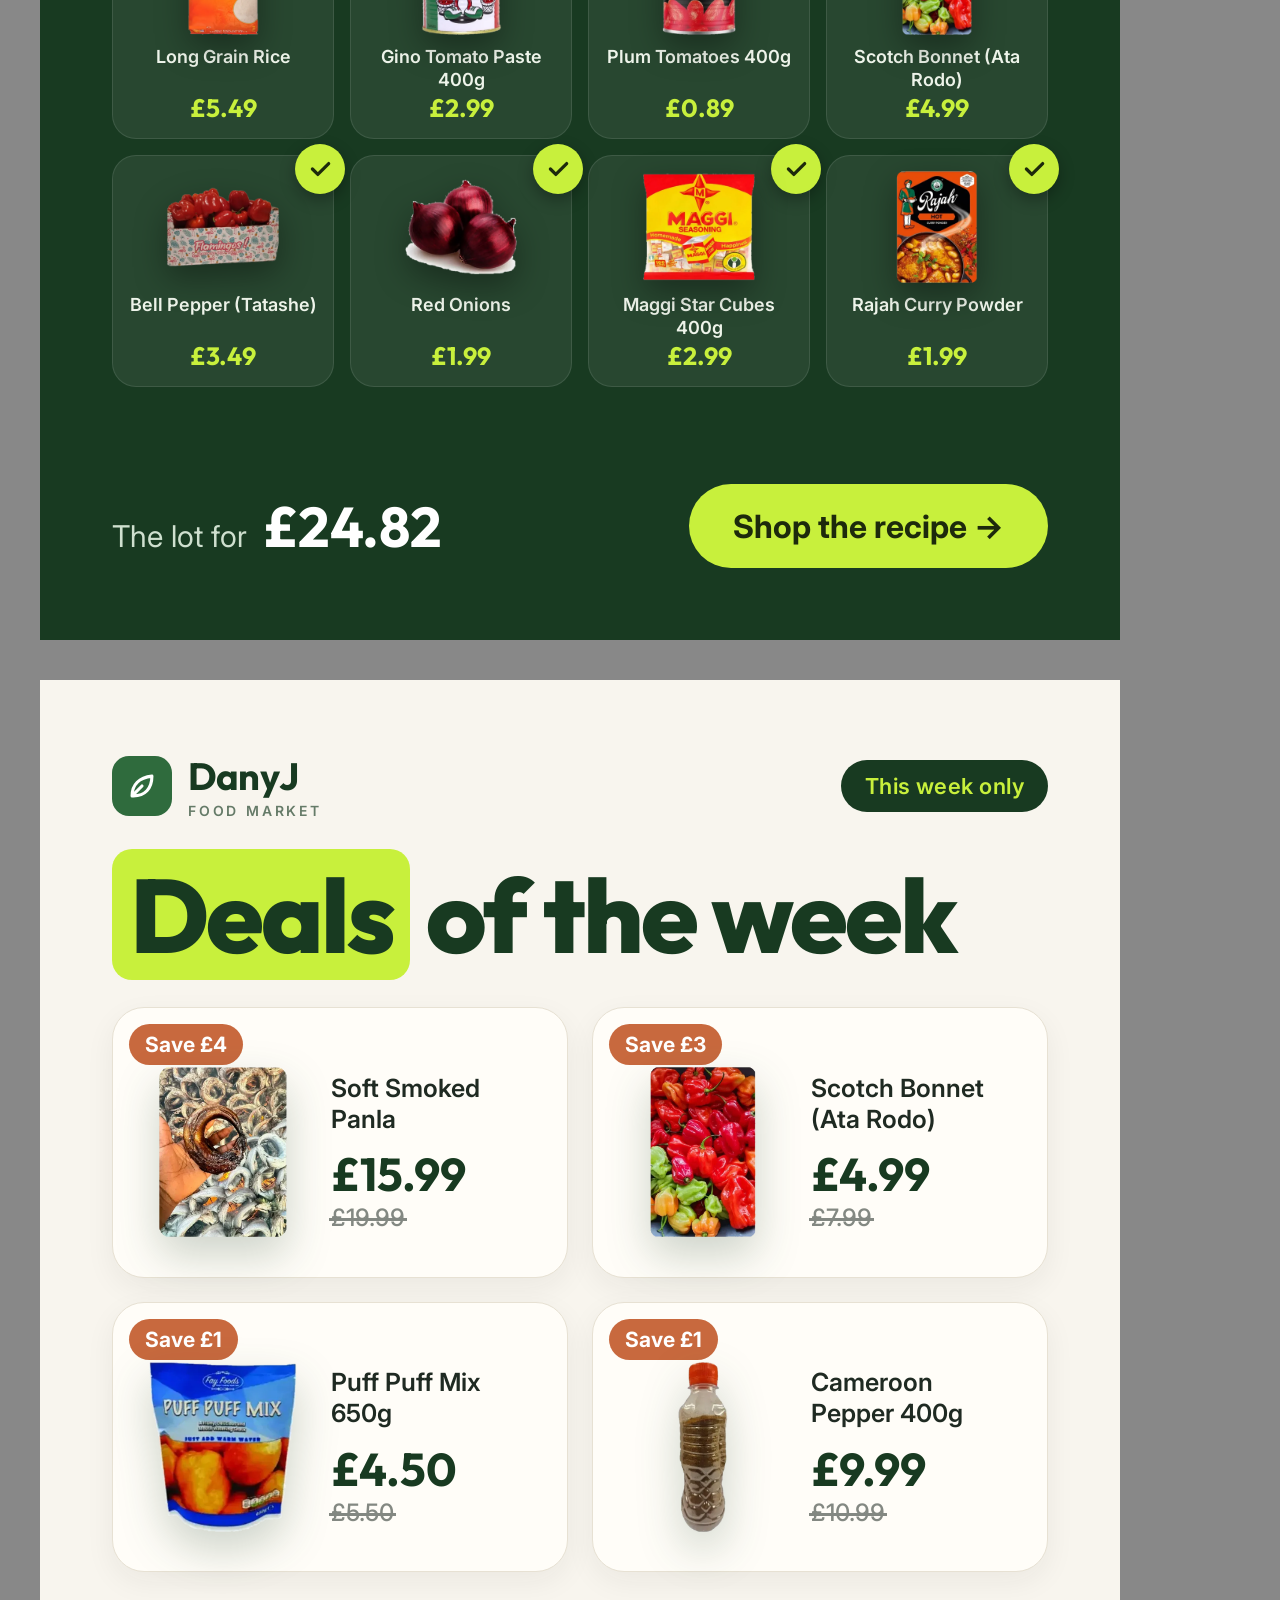
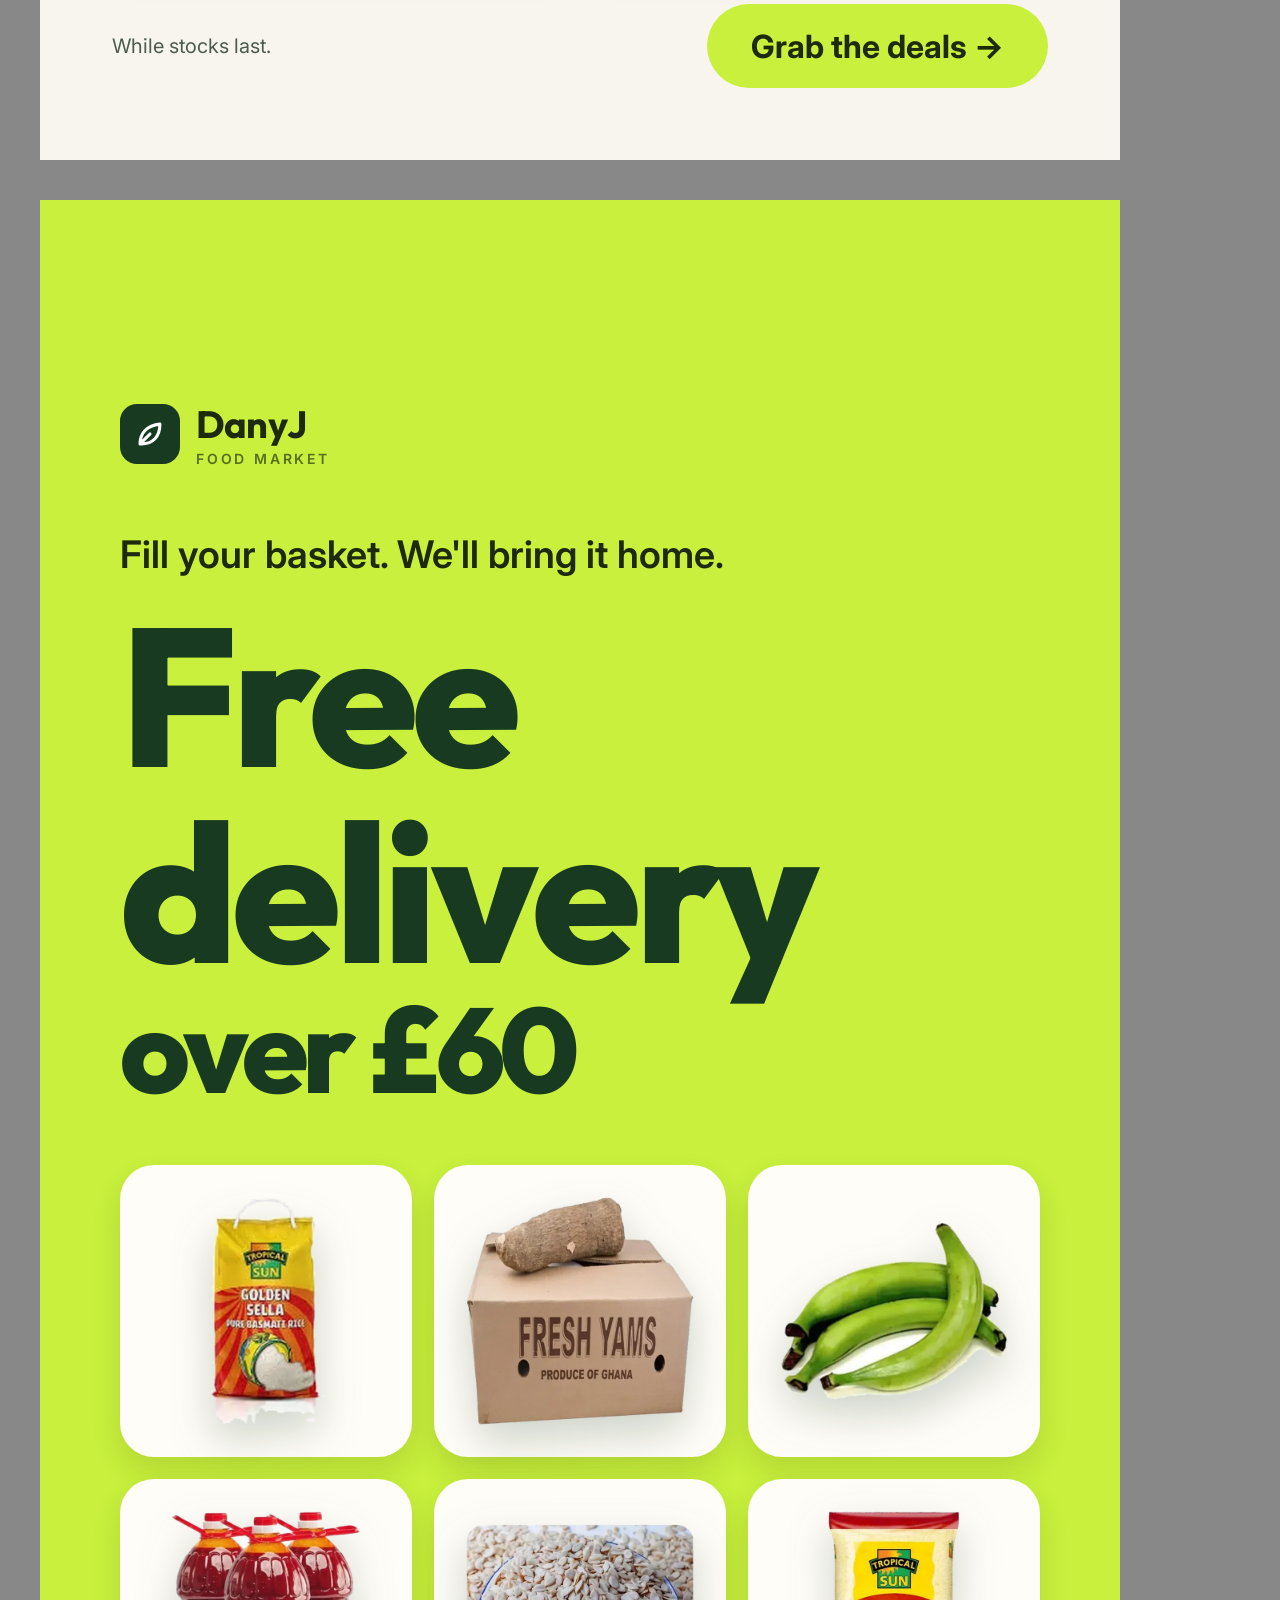
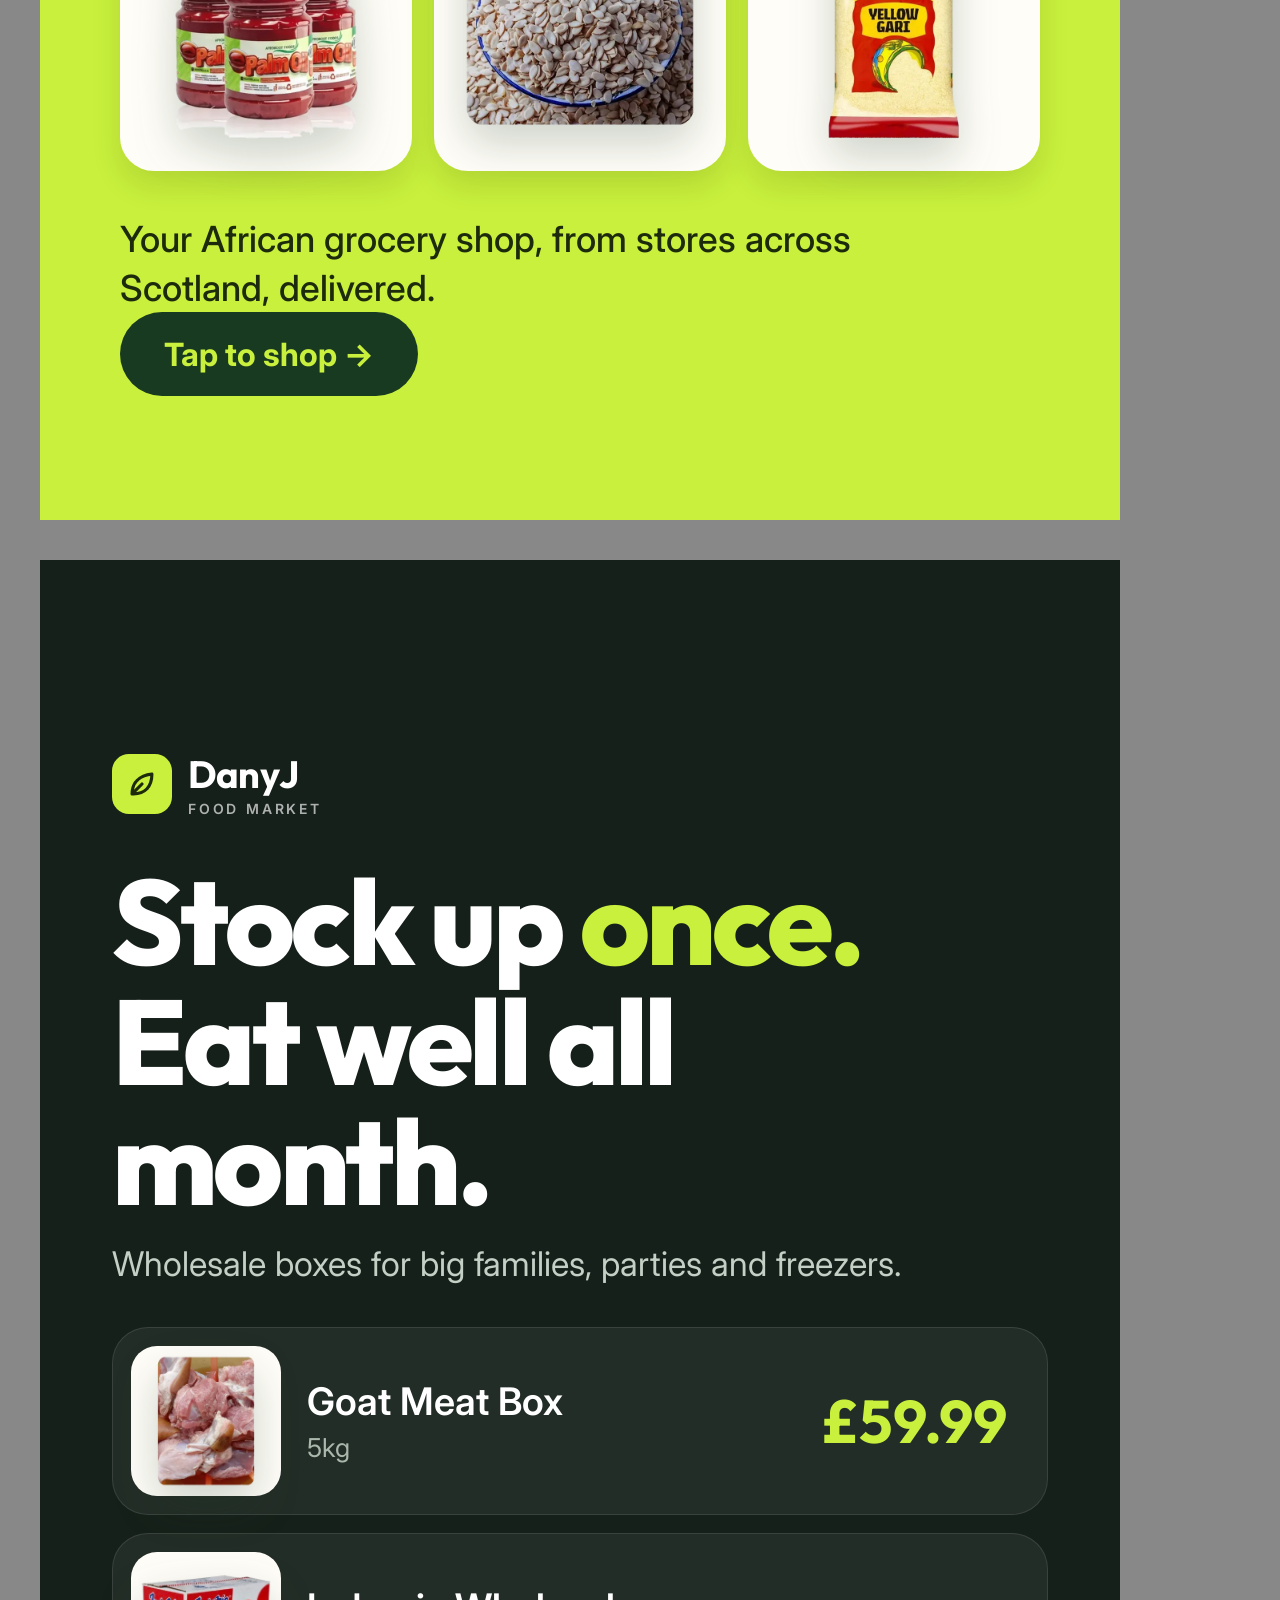
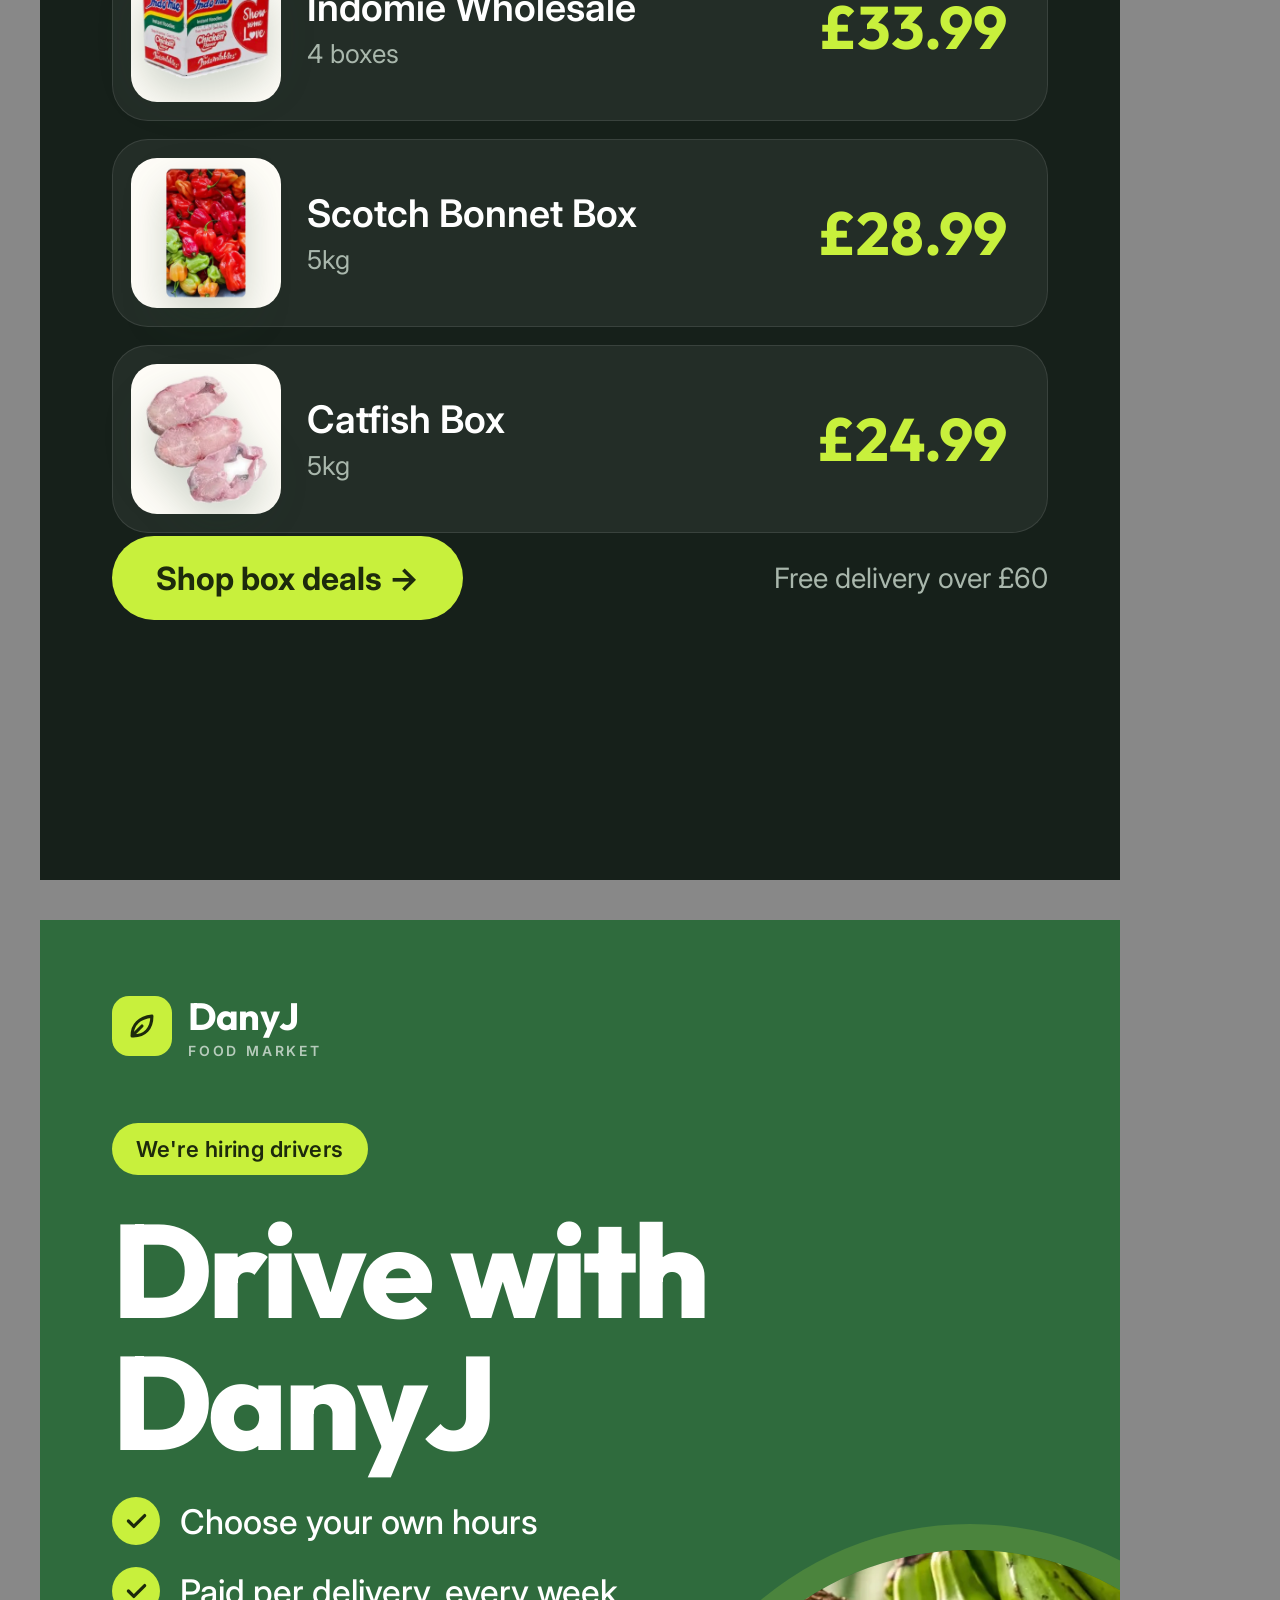
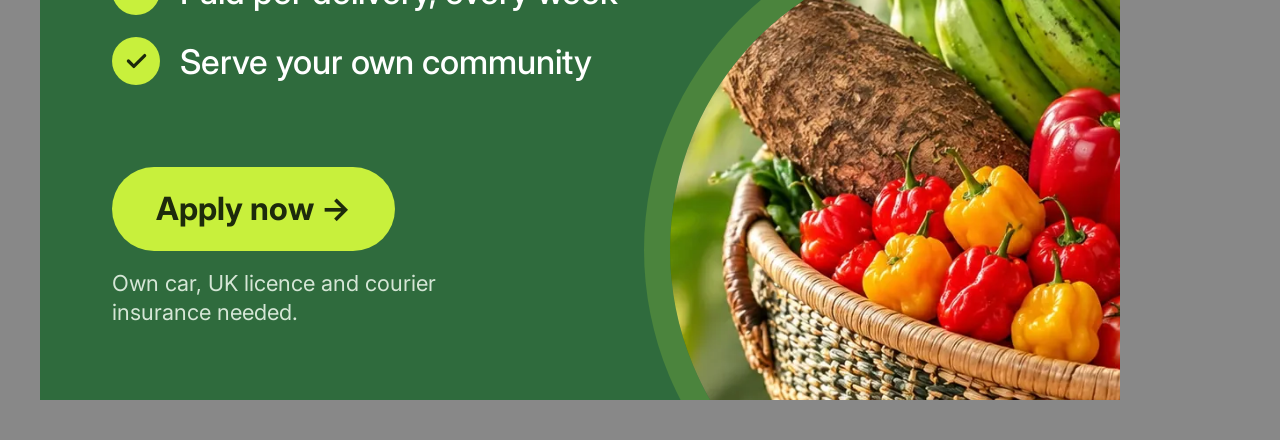
<file: marketing/ads/src/motion.html>
<!doctype html>
<html lang="en-GB">
<head>
<meta charset="utf-8">
<title>DanyJ motion ads (source)</title>
<link href="https://fonts.googleapis.com/css2?family=Inter:wght@400;500;600;700&family=Outfit:wght@500;600;700;800&display=swap" rel="stylesheet">
<link rel="stylesheet" href="ads.css">
<style>
  /* Motion layer. Every animation is a CSS animation with a delay; render-motion.mjs
     pauses them and steps time frame by frame, so the videos come out identical every run.
     Open this file in a browser to watch them play live. */
  :root { --ease: cubic-bezier(.2, .8, .2, 1); --spring: cubic-bezier(.34, 1.56, .64, 1); }
  @keyframes rise { from { opacity: 0; transform: translateY(46px); } to { opacity: 1; transform: none; } }
  @keyframes fade { from { opacity: 0; } to { opacity: 1; } }
  @keyframes pop { from { opacity: 0; transform: scale(.4); } to { opacity: 1; transform: scale(1); } }
  @keyframes slam { from { opacity: 0; transform: scale(1.7); } to { opacity: 1; transform: scale(1); } }
  @keyframes drop { 0% { opacity: 0; transform: translateY(-160px) rotate(-8deg); } 70% { opacity: 1; transform: translateY(10px) rotate(1deg); } 100% { transform: none; } }
  @keyframes slide-l { from { opacity: 0; transform: translateX(160px); } to { opacity: 1; transform: none; } }
  @keyframes zoom-out { from { transform: scale(1.18); } to { transform: scale(1); } }
  @keyframes pulse { 0%, 100% { transform: scale(1); } 50% { transform: scale(1.06); } }
  @keyframes float { 0%, 100% { transform: translateY(0); } 50% { transform: translateY(-12px); } }
  @keyframes draw { from { stroke-dashoffset: 1; } to { stroke-dashoffset: 0; } }
  @keyframes strike { from { transform: scaleX(0); } to { transform: scaleX(1); } }
  @keyframes sweep { from { background-size: 0% 100%; } to { background-size: 100% 100%; } }

  [data-a] { animation-fill-mode: both; animation-timing-function: var(--ease); }
  .rise { animation: rise .8s var(--ease) var(--d, 0s) both; }
  .fade { animation: fade .8s var(--ease) var(--d, 0s) both; }
  .pop { animation: pop .55s var(--spring) var(--d, 0s) both; }
  .slam { animation: slam .5s var(--ease) var(--d, 0s) both; }
  .drop { animation: drop .8s var(--ease) var(--d, 0s) both; }
  .slide-l { animation: slide-l .75s var(--ease) var(--d, 0s) both; }
  .cta { animation: pop .55s var(--spring) var(--d, 0s) both, pulse 1.4s ease-in-out calc(var(--d, 0s) + 1s) infinite; }
  .line { display: block; }

  /* 1 launch: Ken Burns on the photo */
  .a1.m { background: none; }
  .a1.m .bg { position: absolute; inset: 0; background: url(../../../assets/img/hero.webp) 70% 50% / cover no-repeat; animation: zoom-out 9s linear both; z-index: 0; }
  .a1.m::before { z-index: 1; }
  .a1.m .in { z-index: 2; }
  .a1.m h1 em { display: block; }

  /* 2 jollof: ticks + basket counter */
  .a2 .it { position: relative; }
  .a2 .tick { position: absolute; top: -12px; right: -12px; width: 50px; height: 50px; border-radius: 50%; background: var(--lime); display: grid; place-items: center; box-shadow: 0 6px 16px rgba(0,0,0,.3); }
  .a2 .tick svg path { stroke-dasharray: 1; stroke-dashoffset: 1; animation: draw .35s var(--ease) calc(var(--d) + .2s) both; }
  .a2 .basket { display: inline-flex; align-items: center; gap: 12px; height: 56px; padding: 0 22px; border-radius: 999px; background: rgba(255,255,255,.1); font-weight: 600; font-size: 22px; }
  .a2 .basket b { min-width: 34px; height: 34px; border-radius: 999px; background: var(--lime); color: var(--lime-ink); display: grid; place-items: center; font-size: 20px; }

  /* 3 deals: highlight sweep + strike-through drawn */
  .a3.m h1 span { background: linear-gradient(var(--lime), var(--lime)) no-repeat left / 100% 100%; animation: sweep .7s var(--ease) .5s both; }
  .a3.m .was { position: relative; text-decoration: none; display: inline-block; }
  .a3.m .was i { position: absolute; left: -2px; right: -2px; top: 52%; height: 3px; background: currentColor; transform-origin: left; animation: strike .4s var(--ease) var(--d) both; }

  /* 4 free delivery: floating products */
  .a4.m .pile img { animation: float 2.6s ease-in-out var(--f, 3s) infinite; }

  /* 6 drivers: real element for the photo circle so it can scale */
  .a6.m::after { display: none; }
  .a6.m .circle { position: absolute; right: -150px; bottom: -150px; width: 600px; height: 600px; border-radius: 50%; overflow: hidden; box-shadow: 0 0 0 26px rgba(200,240,60,.18); animation: pop .9s var(--spring) .7s both; }
  .a6.m .circle div { position: absolute; inset: 0; background: url(../../../assets/img/hero.webp) 72% 60% / auto 130% no-repeat; animation: zoom-out 8s linear .7s both; }
  .a6.m li i svg path { stroke-dasharray: 1; stroke-dashoffset: 1; animation: draw .4s var(--ease) calc(var(--d) + .25s) both; }
</style>
</head>
<body>

<template id="leaf"><svg width="34" height="34" viewBox="0 0 24 24" fill="none"><path d="M5 19c0-8 5-13 14-14 0 9-5 14-13 14M5 19l7-7" stroke="#fff" stroke-width="2.2" stroke-linecap="round" stroke-linejoin="round"/></svg></template>
<template id="tick"><svg width="26" height="26" viewBox="0 0 24 24" fill="none"><path pathLength="1" d="M5 12l5 5L20 7" stroke="#1d2a0c" stroke-width="3" stroke-linecap="round" stroke-linejoin="round"/></svg></template>

<!-- 1. Launch -->
<section class="ad sq a1 m" id="motion-01-launch-square" data-duration="8">
  <div class="bg"></div>
  <div class="in">
    <div class="logo fade" style="--d:.2s"><span class="mark" data-leaf></span><span>DanyJ<small>Food Market</small></span></div>
    <h1><span class="line rise" style="--d:.5s">A taste of</span><span class="line rise" style="--d:.7s">home,</span><em class="rise" style="--d:.9s">delivered.</em></h1>
    <p class="rise" style="--d:1.5s">Rice, yam, egusi, palm oil and fresh peppers from African stores across Scotland, brought to your door.</p>
    <div class="foot"><span class="pill cta" style="--d:2.2s">Order now →</span><span class="chip slide-l" style="--d:2.5s">Free delivery over £60</span></div>
  </div>
</section>

<!-- 2. Jollof -->
<section class="ad sq a2 m" id="motion-02-jollof-square" data-duration="9">
  <div class="top"><div class="logo light fade" style="--d:.1s"><span class="mark" data-leaf></span><span>DanyJ<small>Food Market</small></span></div>
    <span class="basket pop" style="--d:.4s">Basket <b data-steps="2.8,0.2,8">0</b></span></div>
  <h1><span class="rise" style="--d:.3s;display:inline-block">Jollof night,</span> <em class="rise" style="--d:.5s;display:inline-block">sorted.</em></h1>
  <div class="sub rise" style="--d:.8s">All 8 ingredients, one basket, one delivery.</div>
  <div class="grid">
    <div class="it pop" style="--d:1.2s"><i class="tick pop" style="--d:2.8s" data-tick></i><img class="cut" src="../../../assets/img/products/long-grain-rice.webp"><b>Long Grain Rice</b><span class="price">£5.49</span></div>
    <div class="it pop" style="--d:1.32s"><i class="tick pop" style="--d:3.0s" data-tick></i><img class="cut" src="../../../assets/img/products/gino-tomato-paste-400g.webp"><b>Gino Tomato Paste 400g</b><span class="price">£2.99</span></div>
    <div class="it pop" style="--d:1.44s"><i class="tick pop" style="--d:3.2s" data-tick></i><img class="cut" src="../../../assets/img/products/tinned-plum-tomatoes-400g.webp"><b>Plum Tomatoes 400g</b><span class="price">£0.89</span></div>
    <div class="it pop" style="--d:1.56s"><i class="tick pop" style="--d:3.4s" data-tick></i><img class="cut" src="../../../assets/img/products/scotch-bonnet-box.webp"><b>Scotch Bonnet (Ata Rodo)</b><span class="price">£4.99</span></div>
    <div class="it pop" style="--d:1.68s"><i class="tick pop" style="--d:3.6s" data-tick></i><img class="cut" src="../../../assets/img/products/bell-pepper-box.webp"><b>Bell Pepper (Tatashe)</b><span class="price">£3.49</span></div>
    <div class="it pop" style="--d:1.80s"><i class="tick pop" style="--d:3.8s" data-tick></i><img class="cut" src="../../../assets/img/products/red-onion-sack.webp"><b>Red Onions</b><span class="price">£1.99</span></div>
    <div class="it pop" style="--d:1.92s"><i class="tick pop" style="--d:4.0s" data-tick></i><img class="cut" src="../../../assets/img/products/maggi-star-seasoning-cubes-400g.webp"><b>Maggi Star Cubes 400g</b><span class="price">£2.99</span></div>
    <div class="it pop" style="--d:2.04s"><i class="tick pop" style="--d:4.2s" data-tick></i><img class="cut" src="../../../assets/img/products/rajah-curry-powder-100g.webp"><b>Rajah Curry Powder</b><span class="price">£1.99</span></div>
  </div>
  <div class="bottom"><div class="total rise" style="--d:4.4s">The lot for <span class="price" data-count="24.82" data-at="4.6" data-for="1.2" data-pre="£">£24.82</span></div><span class="pill cta" style="--d:5.6s">Shop the recipe →</span></div>
</section>

<!-- 3. Deals -->
<section class="ad sq a3 m" id="motion-03-deals-square" data-duration="8">
  <div class="top"><div class="logo fade" style="--d:.1s"><span class="mark" data-leaf></span><span>DanyJ<small>Food Market</small></span></div><span class="chip pop" style="--d:.3s;background:var(--green-ink);color:var(--lime)">This week only</span></div>
  <h1 class="rise" style="--d:.2s"><span>Deals</span> of the week</h1>
  <div class="grid">
    <div class="card rise" style="--d:1.0s"><span class="save pop" style="--d:2.5s">Save £4</span><img class="cut" src="../../../assets/img/products/soft-smoked-panla.webp"><div><b>Soft Smoked Panla</b><span class="price pop" style="--d:2.3s">£15.99</span><span class="was">£19.99<i style="--d:2.0s"></i></span></div></div>
    <div class="card rise" style="--d:1.15s"><span class="save pop" style="--d:2.75s">Save £3</span><img class="cut" src="../../../assets/img/products/scotch-bonnet-box.webp"><div><b>Scotch Bonnet (Ata Rodo)</b><span class="price pop" style="--d:2.55s">£4.99</span><span class="was">£7.99<i style="--d:2.25s"></i></span></div></div>
    <div class="card rise" style="--d:1.3s"><span class="save pop" style="--d:3.0s">Save £1</span><img class="cut" src="../../../assets/img/products/puff-puff-mix.webp"><div><b>Puff Puff Mix 650g</b><span class="price pop" style="--d:2.8s">£4.50</span><span class="was">£5.50<i style="--d:2.5s"></i></span></div></div>
    <div class="card rise" style="--d:1.45s"><span class="save pop" style="--d:3.25s">Save £1</span><img class="cut" src="../../../assets/img/products/cameroon-pepper-400g.webp"><div><b>Cameroon Pepper 400g</b><span class="price pop" style="--d:3.05s">£9.99</span><span class="was">£10.99<i style="--d:2.75s"></i></span></div></div>
  </div>
  <div class="foot"><span class="fine fade" style="--d:3.6s">While stocks last.</span><span class="pill cta" style="--d:3.8s">Grab the deals →</span></div>
</section>

<!-- 4. Free delivery story -->
<section class="ad story a4 m" id="motion-04-free-delivery-story" data-duration="9">
  <div class="logo fade" style="--d:.1s"><span class="mark" data-leaf></span><span>DanyJ<small>Food Market</small></span></div>
  <div class="kicker rise" style="--d:.3s">Fill your basket. We'll bring it home.</div>
  <h1 style="transform-origin:left"><span class="line slam" style="--d:.7s;font-size:inherit;transform-origin:left">Free</span><span class="line slam" style="--d:1.0s;font-size:inherit;transform-origin:left">delivery</span><span class="slam" style="--d:1.35s;transform-origin:left">over £60</span></h1>
  <div class="pile">
    <div class="drop" style="--d:1.9s"><img class="cut" style="--f:3.2s" src="../../../assets/img/products/golden-sella-basmati-rice.webp"></div>
    <div class="drop" style="--d:2.05s"><img class="cut" style="--f:3.5s" src="../../../assets/img/products/yam-tuber-approx-3-5kg.webp"></div>
    <div class="drop" style="--d:2.2s"><img class="cut" style="--f:3.8s" src="../../../assets/img/products/unripe-plantain-x1.webp"></div>
    <div class="drop" style="--d:2.35s"><img class="cut" style="--f:3.35s" src="../../../assets/img/products/palm-oil.webp"></div>
    <div class="drop" style="--d:2.5s"><img class="cut" style="--f:3.65s" src="../../../assets/img/products/ground-egusi-melon.webp"></div>
    <div class="drop" style="--d:2.65s"><img class="cut" style="--f:3.95s" src="../../../assets/img/products/yellow-garri.webp"></div>
  </div>
  <div class="tag rise" style="--d:3.2s">Your African grocery shop, from stores across Scotland, delivered.</div>
  <div class="bottom"><span class="pill cta" style="--d:3.6s">Tap to shop →</span></div>
</section>

<!-- 5. Stock up story -->
<section class="ad story a5 m" id="motion-05-stock-up-story" data-duration="9">
  <div class="logo light fade" style="--d:.1s"><span class="mark" data-leaf></span><span>DanyJ<small>Food Market</small></span></div>
  <h1><span class="line rise" style="--d:.3s">Stock up <em>once.</em></span><span class="line rise" style="--d:.55s">Eat well all</span><span class="line rise" style="--d:.8s">month.</span></h1>
  <div class="sub rise" style="--d:1.2s">Wholesale boxes for big families, parties and freezers.</div>
  <div class="list">
    <div class="row slide-l" style="--d:1.6s"><span class="ph"><img class="cut" src="../../../assets/img/products/goat-box.webp"></span><div><b>Goat Meat Box</b><small>5kg</small></div><span class="price" data-count="59.99" data-at="1.9" data-for=".9" data-pre="£">£59.99</span></div>
    <div class="row slide-l" style="--d:1.8s"><span class="ph"><img class="cut" src="../../../assets/img/products/indomie-box.webp"></span><div><b>Indomie Wholesale</b><small>4 boxes</small></div><span class="price" data-count="33.99" data-at="2.1" data-for=".9" data-pre="£">£33.99</span></div>
    <div class="row slide-l" style="--d:2.0s"><span class="ph"><img class="cut" src="../../../assets/img/products/scotch-bonnet-box.webp"></span><div><b>Scotch Bonnet Box</b><small>5kg</small></div><span class="price" data-count="28.99" data-at="2.3" data-for=".9" data-pre="£">£28.99</span></div>
    <div class="row slide-l" style="--d:2.2s"><span class="ph"><img class="cut" src="../../../assets/img/products/catfish-box.webp"></span><div><b>Catfish Box</b><small>5kg</small></div><span class="price" data-count="24.99" data-at="2.5" data-for=".9" data-pre="£">£24.99</span></div>
  </div>
  <div class="bottom"><span class="pill cta" style="--d:3.4s">Shop box deals →</span><span class="fade" style="--d:3.7s;font-size:28px;color:#a9b7ac">Free delivery over £60</span></div>
</section>

<!-- 6. Drivers -->
<section class="ad sq a6 m" id="motion-06-drivers-square" data-duration="8">
  <div class="circle"><div></div></div>
  <div class="logo light fade" style="--d:.1s"><span class="mark" data-leaf></span><span>DanyJ<small>Food Market</small></span></div>
  <span class="chip pop" style="--d:.3s">We're hiring drivers</span>
  <h1 class="rise" style="--d:.5s">Drive with DanyJ</h1>
  <ul>
    <li class="rise" style="--d:1.3s"><i class="pop" style="--d:1.45s" data-tick></i>Choose your own hours</li>
    <li class="rise" style="--d:1.7s"><i class="pop" style="--d:1.85s" data-tick></i>Paid per delivery, every week</li>
    <li class="rise" style="--d:2.1s"><i class="pop" style="--d:2.25s" data-tick></i>Serve your own community</li>
  </ul>
  <div class="bottom"><span class="pill cta" style="--d:2.9s">Apply now →</span><span class="small fade" style="--d:3.2s">Own car, UK licence and courier insurance needed.</span></div>
</section>

<script>
  const leaf = document.getElementById("leaf").innerHTML;
  const tick = document.getElementById("tick").innerHTML;
  document.querySelectorAll("[data-leaf]").forEach((el) => (el.innerHTML = leaf));
  document.querySelectorAll("[data-tick]").forEach((el) => (el.innerHTML = tick));

  // Counters driven by time, so they work both live and when frames are stepped.
  const ease = (x) => 1 - Math.pow(1 - x, 3);
  function paintCounters(root, t) {
    root.querySelectorAll("[data-count]").forEach((el) => {
      const to = +el.dataset.count, at = +el.dataset.at, dur = +el.dataset.for;
      const k = Math.min(1, Math.max(0, (t - at) / dur));
      el.textContent = (el.dataset.pre || "") + (to * ease(k)).toFixed(2);
    });
    root.querySelectorAll("[data-steps]").forEach((el) => {
      const [start, step, n] = el.dataset.steps.split(",").map(Number);
      el.textContent = Math.max(0, Math.min(n, Math.floor((t - start) / step) + 1));
    });
  }

  // Step one ad to time t (seconds): used by render-motion.mjs.
  window.seek = (id, t) => {
    const root = document.getElementById(id);
    for (const a of root.getAnimations({ subtree: true })) { a.pause(); a.currentTime = t * 1000; }
    paintCounters(root, t);
  };

  // Live preview in a browser: loop each ad on its own duration.
  if (!navigator.webdriver) {
    const t0 = performance.now();
    (function loop() {
      document.querySelectorAll("section.ad").forEach((s) => {
        const d = +s.dataset.duration, t = ((performance.now() - t0) / 1000) % d;
        window.seek(s.id, t);
      });
      requestAnimationFrame(loop);
    })();
  }
</script>
</body>
</html>
</file>
<file: css/styles.css>
/* DanyJ Food Market — styles */

:root {
  --bg: #f8f5ee;
  --surface: #fffdf8;
  --surface-2: #f3efe4;
  --mint: #e6efdc;
  --mint-2: #d7e6cb;
  --ink: #1f2a22;
  --ink-2: #4c5a50;
  --ink-3: #7c877f;
  --line: #e7e1d3;
  --green: #2f6b3d;
  --green-dark: #234f2d;
  --green-ink: #183a21;
  --terracotta: #c8693e;
  --gold: #e0a23a;
  --red: #c44536;
  --radius: 18px;
  --radius-sm: 12px;
  --shadow: 0 1px 2px rgba(31, 42, 34, .04), 0 8px 24px rgba(31, 42, 34, .06);
  --shadow-lg: 0 20px 50px rgba(31, 42, 34, .16);
  --container: 1240px;
  --font-head: "Outfit", system-ui, sans-serif;
  --font-body: "Inter", system-ui, sans-serif;
}

*,
*::before,
*::after { box-sizing: border-box; }

html { scroll-behavior: smooth; }

body {
  margin: 0;
  font-family: var(--font-body);
  font-size: 15px;
  line-height: 1.55;
  color: var(--ink);
  background: var(--bg);
  -webkit-font-smoothing: antialiased;
  overflow-x: clip;
}

img { max-width: 100%; display: block; }
a { color: inherit; text-decoration: none; }
button { font: inherit; color: inherit; cursor: pointer; border: 0; background: none; }
input, select { font: inherit; color: inherit; }
h1, h2, h3, h4 { font-family: var(--font-head); margin: 0; line-height: 1.1; letter-spacing: -.02em; }
p { margin: 0; }

.container { max-width: var(--container); margin: 0 auto; padding: 0 24px; }
.sr-only { position: absolute; width: 1px; height: 1px; overflow: hidden; clip: rect(0 0 0 0); white-space: nowrap; }
.icon { width: 20px; height: 20px; flex: none; }

/* ---------- Buttons ---------- */
.btn {
  display: inline-flex; align-items: center; justify-content: center; gap: 8px;
  height: 46px; padding: 0 22px; border-radius: 999px;
  font-weight: 600; font-size: 15px; white-space: nowrap;
  transition: background .2s, transform .15s, box-shadow .2s;
}
.btn:active { transform: translateY(1px); }
.btn-primary { background: var(--green); color: #fff; }
.btn-primary:hover { background: var(--green-dark); }
.btn-accent { background: var(--terracotta); color: #fff; }
.btn-accent:hover { background: #b25a32; }
.btn-ghost { background: var(--surface); border: 1px solid var(--line); }
.btn-ghost:hover { border-color: var(--ink-3); }
.btn-sm { height: 38px; padding: 0 16px; font-size: 14px; }
.btn-block { width: 100%; }

.link-arrow { display: inline-flex; align-items: center; gap: 6px; font-weight: 600; font-size: 14px; color: var(--green); }
.link-arrow:hover { text-decoration: underline; }

/* ---------- Announcement ---------- */
.announce { background: var(--green-ink); color: #e9f1e4; font-size: 13px; text-align: center; padding: 8px 16px; }
.announce strong { color: #fff; }

/* ---------- Header ---------- */
.header {
  position: sticky; top: 0; z-index: 50;
  background: rgba(248, 245, 238, .88);
  backdrop-filter: saturate(1.4) blur(12px);
  border-bottom: 1px solid transparent;
  transition: border-color .2s;
}
.header.scrolled { border-bottom-color: var(--line); }
.header-inner { display: flex; align-items: center; gap: 28px; height: 74px; }
.logo { display: flex; align-items: center; gap: 10px; font-family: var(--font-head); font-weight: 700; font-size: 22px; color: var(--green-ink); letter-spacing: -.02em; }
.logo-mark { width: 34px; height: 34px; border-radius: 10px; background: var(--green); display: grid; place-items: center; color: #fff; }
.logo small { display: block; font-family: var(--font-body); font-weight: 500; font-size: 10px; letter-spacing: .18em; text-transform: uppercase; color: var(--ink-3); margin-top: 1px; }

.location {
  display: flex; align-items: center; gap: 6px; font-size: 14px; font-weight: 500; color: var(--ink-2);
  padding: 8px 12px; border-radius: 999px; border: 1px solid var(--line); background: var(--surface);
}
.location:hover { border-color: var(--ink-3); }

.nav { display: flex; gap: 6px; margin: 0 auto; }
.nav a { position: relative; padding: 10px 14px; font-weight: 500; font-size: 15px; color: var(--ink-2); border-radius: 999px; }
.nav a:hover { color: var(--ink); background: var(--surface-2); }
.nav a.active { color: var(--green-ink); }
.nav a.active::after { content: ""; position: absolute; left: 14px; right: 14px; bottom: 2px; height: 2px; border-radius: 2px; background: var(--green); }

.header-actions { display: flex; align-items: center; gap: 6px; }
.icon-btn { position: relative; width: 42px; height: 42px; border-radius: 999px; display: grid; place-items: center; color: var(--ink); }
.icon-btn:hover { background: var(--surface-2); }
.badge-count {
  position: absolute; top: 3px; right: 2px; min-width: 18px; height: 18px; padding: 0 5px;
  border-radius: 999px; background: var(--terracotta); color: #fff; font-size: 11px; font-weight: 700;
  display: grid; place-items: center; border: 2px solid var(--bg);
}
.badge-count[data-count="0"] { display: none; }
.menu-btn { display: none; }

/* Mobile nav */
.mobile-nav { display: none; }

/* ---------- Hero ---------- */
.hero { padding: 28px 0 8px; }
.hero-card {
  position: relative; overflow: hidden;
  border-radius: 28px; background: linear-gradient(180deg, #fbf8f0 0%, #f1ecdf 100%);
  border: 1px solid var(--line); padding: 56px 56px 40px;
  min-height: 460px;
}
.hero-art { position: absolute; right: 0; top: 0; width: 62%; height: 100%; pointer-events: none; }
.hero-art svg { width: 100%; height: 100%; }
.hero-content { position: relative; max-width: 620px; }
.pill {
  display: inline-flex; align-items: center; gap: 8px; padding: 7px 14px; border-radius: 999px;
  background: #fff6e6; border: 1px solid #f1dfbd; color: #9a6418; font-size: 13px; font-weight: 600;
}
.pill svg { color: var(--gold); }
.hero h1 { font-size: clamp(38px, 5.4vw, 66px); margin: 20px 0 16px; color: var(--green-ink); font-weight: 700; }
.hero h1 em { font-style: normal; color: var(--green); position: relative; }
.hero-sub { font-size: 18px; color: var(--ink-2); max-width: 460px; }

.search-bar {
  position: relative; display: flex; align-items: center; gap: 12px; margin-top: 30px;
  max-width: 780px; background: #fff; border: 1px solid var(--line); border-radius: 999px;
  padding: 7px 7px 7px 22px; box-shadow: var(--shadow);
}
.search-bar input { flex: 1; min-width: 0; border: 0; outline: 0; background: transparent; font-size: 16px; height: 44px; }
.search-bar input::placeholder { color: var(--ink-3); }
.search-bar:focus-within { border-color: var(--green); box-shadow: 0 0 0 4px rgba(47, 107, 61, .12); }

.search-results {
  position: absolute; left: 0; right: 0; top: calc(100% + 8px); z-index: 20;
  background: #fff; border: 1px solid var(--line); border-radius: var(--radius); box-shadow: var(--shadow-lg);
  padding: 8px; display: none; max-height: 360px; overflow: auto;
}
.search-results.open { display: block; }
.search-result { display: flex; align-items: center; gap: 12px; padding: 8px 10px; border-radius: 10px; }
.search-result:hover, .search-result.focus { background: var(--surface-2); }
.search-result .thumb { width: 40px; height: 40px; border-radius: 10px; font-size: 22px; }
.search-result .meta { flex: 1; min-width: 0; }
.search-result .meta b { display: block; font-weight: 600; font-size: 14px; }
.search-result .meta span { font-size: 12px; color: var(--ink-3); }
.search-result .price { font-weight: 700; font-size: 14px; }
.search-empty { padding: 14px; color: var(--ink-3); font-size: 14px; }

.trust { display: flex; flex-wrap: wrap; gap: 28px; margin-top: 34px; }
.trust-item { display: flex; align-items: center; gap: 10px; }
.trust-item .ti-icon { width: 38px; height: 38px; border-radius: 12px; background: #fff; border: 1px solid var(--line); display: grid; place-items: center; color: var(--green); }
.trust-item b { display: block; font-size: 14px; }
.trust-item span { font-size: 12.5px; color: var(--ink-3); }

/* ---------- Chips ---------- */
.chips { display: flex; gap: 10px; overflow-x: auto; padding: 22px 0 4px; scrollbar-width: none; }
.chips::-webkit-scrollbar { display: none; }
.chip {
  display: inline-flex; align-items: center; gap: 8px; flex: none;
  height: 44px; padding: 0 18px; border-radius: 14px; background: var(--surface);
  border: 1px solid var(--line); font-weight: 500; font-size: 14px; color: var(--ink-2);
  transition: border-color .2s, background .2s, color .2s;
}
.chip:hover { border-color: var(--ink-3); color: var(--ink); }
.chip.active { background: var(--mint); border-color: var(--green); color: var(--green-ink); font-weight: 600; }
.chip .chip-emoji { font-size: 18px; }

/* ---------- Sections ---------- */
.section { padding: 48px 0 8px; }
.section-head { display: flex; align-items: flex-end; justify-content: space-between; gap: 16px; margin-bottom: 22px; }
.section-head h2 { font-size: clamp(24px, 2.6vw, 32px); font-weight: 600; }
.section-head p { color: var(--ink-3); font-size: 14px; margin-top: 6px; }
.eyebrow { display: inline-flex; align-items: center; gap: 6px; font-size: 13px; color: var(--ink-3); }
.eyebrow svg { color: var(--gold); }

/* ---------- Category tiles ---------- */
.cat-grid { display: grid; grid-template-columns: repeat(8, 1fr); gap: 14px; }
.cat-tile {
  display: flex; flex-direction: column; align-items: center; gap: 10px; padding: 18px 10px 16px;
  border-radius: var(--radius); background: var(--surface); border: 1px solid var(--line);
  transition: transform .2s, box-shadow .2s;
}
.cat-tile:hover { transform: translateY(-3px); box-shadow: var(--shadow); }
.cat-tile .thumb { width: 72px; height: 72px; border-radius: 50%; font-size: 36px; }
.cat-tile b { font-weight: 600; font-size: 14px; text-align: center; }

/* ---------- Thumb (image or emoji tile) ---------- */
.thumb { display: grid; place-items: center; overflow: hidden; line-height: 1; background: var(--mint); }
.thumb img { width: 100%; height: 100%; object-fit: cover; }

/* ---------- Product cards ---------- */
.product-grid { display: grid; grid-template-columns: repeat(4, 1fr); gap: 18px; }
.product-grid.cols-3 { grid-template-columns: repeat(3, 1fr); }

.card {
  position: relative; display: flex; flex-direction: column;
  background: var(--surface); border: 1px solid var(--line); border-radius: 22px; padding: 12px;
  transition: transform .2s, box-shadow .2s, border-color .2s;
}
.card:hover { transform: translateY(-3px); box-shadow: var(--shadow); border-color: #ddd5c3; }
.card .media { position: relative; aspect-ratio: 4 / 3.2; border-radius: 16px; font-size: 86px; }
.card .media .emoji { transition: transform .35s cubic-bezier(.2, .8, .2, 1.2); filter: drop-shadow(0 10px 14px rgba(0, 0, 0, .12)); }
.card:hover .media .emoji { transform: scale(1.08) rotate(-3deg); }
.card-badge {
  position: absolute; top: 10px; left: 10px; z-index: 1;
  display: inline-flex; align-items: center; gap: 5px; padding: 5px 10px; border-radius: 999px;
  background: rgba(255, 255, 255, .92); font-size: 12px; font-weight: 600; color: var(--ink-2);
  box-shadow: 0 1px 3px rgba(0, 0, 0, .06);
}
.card-badge.top { color: #a2661a; }
.card-badge.top svg { color: var(--gold); }
.card-badge.offer { background: var(--red); color: #fff; }
.card-badge.new { background: var(--green); color: #fff; }
.card-badge.seasonal { color: var(--green); }
.fav-btn {
  position: absolute; top: 10px; right: 10px; z-index: 1; width: 34px; height: 34px; border-radius: 50%;
  background: rgba(255, 255, 255, .92); display: grid; place-items: center; color: var(--ink-3);
}
.fav-btn:hover { color: var(--red); }
.fav-btn.on { color: var(--red); }
.fav-btn.on svg { fill: currentColor; }

.card-body { display: flex; flex-direction: column; gap: 2px; padding: 14px 6px 4px; flex: 1; }
.producer { display: flex; align-items: center; gap: 8px; margin-bottom: 6px; }
.producer .avatar { width: 26px; height: 26px; border-radius: 50%; background: var(--mint); color: var(--green); display: grid; place-items: center; font-size: 11px; font-weight: 700; border: 1px solid var(--mint-2); }
.producer b { display: block; font-size: 12.5px; font-weight: 600; line-height: 1.2; }
.producer span { display: block; font-size: 11.5px; color: var(--ink-3); line-height: 1.2; }
.card h3 { font-family: var(--font-body); font-size: 16.5px; font-weight: 600; letter-spacing: -.01em; }
.card .desc { font-size: 13.5px; color: var(--ink-3); }
.price-row { display: flex; align-items: baseline; gap: 6px; margin-top: 8px; }
.price { font-weight: 700; font-size: 18px; color: var(--ink); }
.price-unit { font-size: 13px; color: var(--ink-3); }
.was { font-size: 13px; color: var(--ink-3); text-decoration: line-through; }

.card-foot { display: flex; align-items: center; justify-content: space-between; gap: 8px; padding: 10px 6px 4px; }
.stock { font-size: 12px; font-weight: 600; padding: 4px 10px; border-radius: 999px; background: var(--mint); color: var(--green); }
.stock.seasonal { background: #fbf0dc; color: #9a6418; }

.add-btn {
  width: 42px; height: 42px; border-radius: 50%; background: var(--green); color: #fff;
  display: grid; place-items: center; box-shadow: 0 6px 14px rgba(47, 107, 61, .28);
  transition: background .2s, transform .2s;
}
.add-btn:hover { background: var(--green-dark); transform: scale(1.06); }
.add-btn.added { background: var(--terracotta); }

.stepper {
  display: inline-flex; align-items: center; height: 42px; border-radius: 999px; background: var(--green); color: #fff;
  box-shadow: 0 6px 14px rgba(47, 107, 61, .28);
}
.stepper button { width: 38px; height: 42px; display: grid; place-items: center; color: #fff; }
.stepper button:hover { opacity: .8; }
.stepper span { min-width: 22px; text-align: center; font-weight: 700; font-size: 15px; }
.stepper.light { background: var(--surface-2); color: var(--ink); box-shadow: none; height: 36px; }
.stepper.light button { color: var(--ink); height: 36px; width: 32px; }

/* ---------- Carousel row ---------- */
.row-scroll { position: relative; }
.row-scroll .track {
  display: grid; grid-auto-flow: column; grid-auto-columns: calc((100% - 54px) / 4); gap: 18px;
  overflow-x: auto; scroll-snap-type: x mandatory; scrollbar-width: none; padding: 2px 2px 14px;
}
.row-scroll .track::-webkit-scrollbar { display: none; }
.row-scroll .track > * { scroll-snap-align: start; }
.scroll-btn {
  position: absolute; top: 40%; z-index: 2; width: 44px; height: 44px; border-radius: 50%;
  background: #fff; border: 1px solid var(--line); box-shadow: var(--shadow); display: grid; place-items: center;
}
.scroll-btn:hover { border-color: var(--ink-3); }
.scroll-btn.prev { left: -20px; }
.scroll-btn.next { right: -20px; }

/* ---------- Split: In season + Order again ---------- */
.split { display: grid; grid-template-columns: 1.15fr 1fr; gap: 20px; }
.panel { background: var(--surface); border: 1px solid var(--line); border-radius: 24px; padding: 24px; }
.panel.warm { background: #fbf4e6; border-color: #f0e3c8; }
.panel-head { display: flex; align-items: flex-start; justify-content: space-between; gap: 12px; margin-bottom: 18px; }
.panel-head h3 { font-size: 20px; font-weight: 600; }
.panel-head p { font-size: 13px; color: var(--ink-3); margin-top: 4px; }

.season-grid { display: grid; grid-template-columns: repeat(3, 1fr); gap: 12px; }
.season-tile { border-radius: 18px; overflow: hidden; background: #fff; border: 1px solid var(--line); transition: transform .2s; }
.season-tile:hover { transform: translateY(-2px); }
.season-tile .thumb { aspect-ratio: 1.1; font-size: 64px; }
.season-tile div:last-child { padding: 10px 12px 12px; }
.season-tile b { display: block; font-size: 14px; font-weight: 600; }
.season-tile div:last-child span { font-size: 12px; color: var(--ink-3); }

.reorder-list { display: grid; grid-template-columns: repeat(2, 1fr); gap: 12px; }
.reorder {
  display: flex; flex-direction: column; gap: 10px; background: #fff; border: 1px solid #efe3c9; border-radius: 18px; padding: 14px;
}
.reorder-top { display: flex; gap: 12px; align-items: center; }
.reorder .thumb { width: 54px; height: 54px; border-radius: 14px; font-size: 30px; flex: none; }
.reorder b { display: block; font-size: 14px; font-weight: 600; line-height: 1.25; }
.reorder-top > div:last-child span { display: block; font-size: 12px; color: var(--ink-3); }
.reorder-foot { display: flex; align-items: center; justify-content: space-between; }
.reorder-foot .price { font-size: 16px; }
.circle-add { width: 36px; height: 36px; border-radius: 50%; border: 1.5px solid var(--ink-2); display: grid; place-items: center; }
.circle-add:hover { background: var(--green); border-color: var(--green); color: #fff; }
.empty-note { font-size: 14px; color: var(--ink-3); padding: 18px; text-align: center; border: 1px dashed #e5d6b6; border-radius: 16px; }

/* ---------- Info bar ---------- */
.info-bar { display: grid; grid-template-columns: 1fr 1fr; gap: 20px; margin-top: 20px; }
.info-card { display: flex; align-items: center; gap: 16px; background: var(--surface); border: 1px solid var(--line); border-radius: 20px; padding: 18px 22px; }
.info-card .ic { width: 48px; height: 48px; border-radius: 14px; background: var(--mint); color: var(--green); display: grid; place-items: center; flex: none; }
.info-card .grow { flex: 1; }
.info-card b { display: block; font-size: 15px; font-weight: 600; }
.info-card span { font-size: 13px; color: var(--ink-3); }
.info-card span strong { color: var(--green); font-weight: 600; }

/* ---------- Bundles ---------- */
.bundles-wrap { background: var(--mint); border-radius: 28px; padding: 32px; }
.bundle .media { aspect-ratio: 16 / 10; }
.bundle-items { display: flex; gap: 4px; margin-top: 8px; font-size: 18px; }

/* ---------- Promo banner ---------- */
.promo {
  position: relative; overflow: hidden; display: grid; grid-template-columns: 1fr 1fr; align-items: center;
  border-radius: 28px; background: linear-gradient(120deg, #2f6b3d 0%, #24532f 100%); color: #f1f6ec; min-height: 300px;
}
.promo-copy { padding: 48px; position: relative; z-index: 1; }
.promo-copy h2 { font-size: clamp(30px, 3.6vw, 44px); color: #fff; font-weight: 700; }
.promo-copy p { margin: 14px 0 26px; color: #cfe0c7; font-size: 16px; max-width: 420px; }
.promo-copy .btn { background: #fff; color: var(--green-ink); }
.promo-copy .btn:hover { background: #f0f6ea; }
.promo-art { position: relative; height: 100%; display: grid; place-items: center; font-size: 120px; }
.promo-art .bowl { position: relative; display: flex; flex-wrap: wrap; justify-content: center; max-width: 360px; gap: 0 4px; filter: drop-shadow(0 18px 24px rgba(0, 0, 0, .25)); line-height: 1; }
.promo-art .bowl span:nth-child(odd) { transform: translateY(14px) rotate(-8deg); }
.promo-art .blob { position: absolute; width: 380px; height: 380px; border-radius: 50%; background: rgba(255, 255, 255, .07); }

/* ---------- How it works ---------- */
.steps { display: grid; grid-template-columns: repeat(4, 1fr); gap: 18px; counter-reset: step; }
.step { position: relative; background: var(--surface); border: 1px solid var(--line); border-radius: 22px; padding: 26px 22px; }
.step .num { font-family: var(--font-head); font-size: 13px; font-weight: 600; color: var(--terracotta); letter-spacing: .1em; }
.step .si { width: 52px; height: 52px; border-radius: 16px; background: var(--mint); color: var(--green); display: grid; place-items: center; margin: 14px 0 16px; }
.step h3 { font-size: 18px; font-weight: 600; margin-bottom: 6px; }
.step p { font-size: 14px; color: var(--ink-3); }

/* ---------- Producers ---------- */
.producer-grid { display: grid; grid-template-columns: repeat(6, 1fr); gap: 14px; }
.producer-card { text-align: center; background: var(--surface); border: 1px solid var(--line); border-radius: 20px; padding: 22px 12px; transition: transform .2s, box-shadow .2s; }
.producer-card:hover { transform: translateY(-3px); box-shadow: var(--shadow); }
.producer-card .avatar { width: 64px; height: 64px; margin: 0 auto 12px; border-radius: 50%; background: var(--mint); color: var(--green); display: grid; place-items: center; font-family: var(--font-head); font-weight: 700; font-size: 22px; border: 3px solid #fff; box-shadow: 0 0 0 1px var(--mint-2); }
.producer-card b { display: block; font-size: 14px; font-weight: 600; }
.producer-card span { font-size: 12.5px; color: var(--ink-3); }

/* ---------- Testimonials ---------- */
.reviews { display: grid; grid-template-columns: repeat(3, 1fr); gap: 18px; }
.review { background: var(--surface); border: 1px solid var(--line); border-radius: 22px; padding: 24px; display: flex; flex-direction: column; gap: 14px; }
.stars { display: flex; gap: 2px; color: var(--gold); }
.review p { color: var(--ink-2); font-size: 15px; flex: 1; }
.review-who { display: flex; align-items: center; gap: 12px; }
.review-who .avatar { width: 40px; height: 40px; border-radius: 50%; background: var(--surface-2); display: grid; place-items: center; font-weight: 700; color: var(--ink-2); }
.review-who b { font-size: 14px; }

/* ---------- Delivery band ---------- */
.delivery {
  display: grid; grid-template-columns: 1.1fr 1fr; gap: 24px; align-items: center;
  background: var(--surface); border: 1px solid var(--line); border-radius: 28px; padding: 40px 48px; overflow: hidden; position: relative;
}
.delivery h2 { font-size: clamp(28px, 3vw, 38px); color: var(--green-ink); font-weight: 700; margin: 14px 0 12px; }
.delivery p { color: var(--ink-2); max-width: 440px; }
.delivery-points { display: grid; grid-template-columns: repeat(3, 1fr); gap: 16px; margin-top: 28px; }
.delivery-points div { display: flex; flex-direction: column; gap: 6px; }
.delivery-points .ic { color: var(--green); }
.delivery-points b { font-size: 14px; }
.delivery-points span { font-size: 12.5px; color: var(--ink-3); }
.delivery-art svg { width: 100%; height: auto; }
.postcode { display: flex; gap: 8px; margin-top: 24px; max-width: 420px; }
.postcode input { flex: 1; min-width: 0; height: 46px; padding: 0 18px; border-radius: 999px; border: 1px solid var(--line); background: #fff; outline: 0; text-transform: uppercase; }
.postcode input:focus { border-color: var(--green); }
.postcode-msg { font-size: 13px; margin-top: 10px; min-height: 20px; color: var(--green); font-weight: 500; }

/* ---------- Newsletter ---------- */
.newsletter { display: flex; align-items: center; justify-content: space-between; gap: 24px; background: #fbf4e6; border: 1px solid #f0e3c8; border-radius: 24px; padding: 30px 36px; }
.newsletter h3 { font-size: 22px; font-weight: 600; }
.newsletter p { color: var(--ink-3); font-size: 14px; margin-top: 4px; }
.newsletter form { display: flex; gap: 8px; flex: 0 1 440px; }
.newsletter input { flex: 1; min-width: 0; height: 46px; padding: 0 18px; border-radius: 999px; border: 1px solid #ead9b6; background: #fff; outline: 0; }

/* ---------- Footer ---------- */
.footer { margin-top: 64px; background: var(--green-ink); color: #c7d6c2; padding: 56px 0 28px; }
.footer-grid { display: grid; grid-template-columns: 1.6fr 1fr 1fr 1.2fr; gap: 32px; }
.footer .logo { color: #fff; }
.footer .logo small { color: #93a990; }
.footer .logo-mark { background: #fff; color: var(--green); }
.footer p { font-size: 14px; margin-top: 14px; max-width: 280px; }
.footer h4 { font-family: var(--font-body); font-size: 13px; letter-spacing: .12em; text-transform: uppercase; color: #fff; margin-bottom: 14px; font-weight: 600; }
.footer ul { list-style: none; padding: 0; margin: 0; display: grid; gap: 9px; font-size: 14px; }
.footer a:hover { color: #fff; }
.socials { display: flex; gap: 8px; margin-top: 18px; }
.socials a { width: 38px; height: 38px; border-radius: 50%; border: 1px solid rgba(255, 255, 255, .18); display: grid; place-items: center; }
.socials a:hover { background: rgba(255, 255, 255, .1); }
.footer-bottom { display: flex; justify-content: space-between; flex-wrap: wrap; gap: 12px; margin-top: 44px; padding-top: 22px; border-top: 1px solid rgba(255, 255, 255, .12); font-size: 13px; color: #93a990; }

/* ---------- Cart drawer ---------- */
.overlay { position: fixed; inset: 0; background: rgba(20, 28, 22, .4); opacity: 0; pointer-events: none; transition: opacity .25s; z-index: 90; }
.overlay.open { opacity: 1; pointer-events: auto; }
.drawer {
  position: fixed; top: 0; right: 0; bottom: 0; z-index: 100; width: min(440px, 100%);
  background: var(--bg); box-shadow: var(--shadow-lg); display: flex; flex-direction: column;
  transform: translateX(100%); visibility: hidden; transition: transform .3s cubic-bezier(.2, .8, .2, 1), visibility 0s .3s;
}
.drawer.open { transform: none; visibility: visible; transition-delay: 0s; }
.drawer-head { display: flex; align-items: center; justify-content: space-between; padding: 22px 24px; border-bottom: 1px solid var(--line); }
.drawer-head h3 { font-size: 22px; font-weight: 600; }
.drawer-body { flex: 1; overflow: auto; padding: 16px 24px; }
.ship-meter { background: var(--surface); border: 1px solid var(--line); border-radius: 16px; padding: 14px 16px; margin-bottom: 16px; font-size: 13.5px; }
.ship-meter .bar { height: 8px; border-radius: 99px; background: var(--surface-2); margin-top: 10px; overflow: hidden; }
.ship-meter .bar i { display: block; height: 100%; background: var(--green); border-radius: 99px; transition: width .3s; }
.cart-line { display: flex; gap: 14px; align-items: center; padding: 14px 0; border-bottom: 1px solid var(--line); }
.cart-line .thumb { width: 64px; height: 64px; border-radius: 14px; font-size: 34px; flex: none; }
.cart-line .grow { flex: 1; min-width: 0; }
.cart-line b { display: block; font-size: 14.5px; font-weight: 600; }
.cart-line .unit { font-size: 12.5px; color: var(--ink-3); }
.cart-line .line-right { display: flex; flex-direction: column; align-items: flex-end; gap: 8px; }
.cart-line .line-price { font-weight: 700; }
.cart-empty { text-align: center; padding: 60px 10px; color: var(--ink-3); }
.cart-empty .big { font-size: 56px; margin-bottom: 12px; }
.drawer-foot { padding: 18px 24px 24px; border-top: 1px solid var(--line); background: var(--surface); }
.sum-row { display: flex; justify-content: space-between; font-size: 14px; color: var(--ink-2); margin-bottom: 8px; }
.sum-row.total { font-size: 18px; font-weight: 700; color: var(--ink); margin: 12px 0 16px; }

/* ---------- Toast ---------- */
.toast {
  position: fixed; left: 50%; bottom: 24px; z-index: 120; transform: translate(-50%, 30px); opacity: 0;
  display: flex; align-items: center; gap: 10px; background: var(--green-ink); color: #fff; padding: 12px 18px; border-radius: 999px;
  font-size: 14px; font-weight: 500; box-shadow: var(--shadow-lg); transition: transform .25s, opacity .25s; pointer-events: none;
}
.toast.show { opacity: 1; transform: translate(-50%, 0); }

/* ---------- Shop page ---------- */
.page-hero { padding: 36px 0 8px; }
.page-hero h1 { font-size: clamp(32px, 4vw, 48px); color: var(--green-ink); font-weight: 700; }
.page-hero p { color: var(--ink-2); margin-top: 8px; }
.crumbs { font-size: 13px; color: var(--ink-3); margin-bottom: 14px; }
.crumbs a:hover { color: var(--ink); }
.shop-layout { display: grid; grid-template-columns: 250px 1fr; gap: 28px; margin-top: 24px; align-items: start; }
.filters { position: sticky; top: 92px; background: var(--surface); border: 1px solid var(--line); border-radius: 22px; padding: 20px; }
.filters h4 { font-family: var(--font-body); font-size: 12px; text-transform: uppercase; letter-spacing: .12em; color: var(--ink-3); margin: 0 0 10px; font-weight: 600; }
.filters .group + .group { margin-top: 22px; padding-top: 18px; border-top: 1px solid var(--line); }
.filter-opt { display: flex; align-items: center; justify-content: space-between; gap: 10px; width: 100%; padding: 8px 10px; border-radius: 10px; font-size: 14px; color: var(--ink-2); text-align: left; }
.filter-opt:hover { background: var(--surface-2); }
.filter-opt.active { background: var(--mint); color: var(--green-ink); font-weight: 600; }
.filter-opt small { color: var(--ink-3); font-weight: 500; }
.check { display: flex; align-items: center; gap: 10px; font-size: 14px; color: var(--ink-2); padding: 6px 2px; cursor: pointer; }
.check input { accent-color: var(--green); width: 16px; height: 16px; }
.toolbar { display: flex; align-items: center; justify-content: space-between; gap: 12px; margin-bottom: 18px; flex-wrap: wrap; }
.toolbar .count { font-size: 14px; color: var(--ink-3); }
.toolbar .count b { color: var(--ink); }
.toolbar-right { display: flex; gap: 10px; align-items: center; }
.mini-search { display: flex; align-items: center; gap: 8px; height: 42px; padding: 0 14px; border-radius: 999px; border: 1px solid var(--line); background: #fff; }
.mini-search input { border: 0; outline: 0; width: 180px; background: transparent; }
.select { height: 42px; padding: 0 14px; border-radius: 999px; border: 1px solid var(--line); background: #fff; outline: 0; }
.filter-toggle { display: none; }
.no-results { grid-column: 1 / -1; text-align: center; padding: 60px 20px; color: var(--ink-3); background: var(--surface); border: 1px dashed var(--line); border-radius: 22px; }

/* ---------- Responsive ---------- */
@media (max-width: 1100px) {
  .nav { display: none; }
  .menu-btn { display: grid; }
  .header-inner { gap: 14px; }
  .header-actions { margin-left: auto; }
  .cat-grid { grid-template-columns: repeat(4, 1fr); }
  .product-grid { grid-template-columns: repeat(3, 1fr); }
  .row-scroll .track { grid-auto-columns: calc((100% - 36px) / 3); }
  .producer-grid { grid-template-columns: repeat(3, 1fr); }
  .steps { grid-template-columns: repeat(2, 1fr); }
  .split { grid-template-columns: 1fr; }
  .footer-grid { grid-template-columns: 1fr 1fr; }
  .mobile-nav { display: block; position: fixed; inset: 0 auto 0 0; width: min(320px, 86%); background: var(--bg); z-index: 100; transform: translateX(-100%); visibility: hidden; transition: transform .3s, visibility 0s .3s; padding: 24px; box-shadow: var(--shadow-lg); }
  .mobile-nav.open { transform: none; visibility: visible; transition-delay: 0s; }
  .mobile-nav nav { display: grid; gap: 4px; margin-top: 24px; }
  .mobile-nav nav a { padding: 12px 14px; border-radius: 12px; font-weight: 500; font-size: 16px; }
  .mobile-nav nav a:hover, .mobile-nav nav a.active { background: var(--mint); }
}

@media (max-width: 860px) {
  .location { display: none; }
  .hero-card { padding: 36px 26px 30px; min-height: 0; }
  .hero-art { width: 100%; opacity: .18; }
  .shop-layout { grid-template-columns: 1fr; }
  .filters { position: fixed; inset: auto 0 0 0; top: auto; z-index: 100; border-radius: 24px 24px 0 0; max-height: 80vh; overflow: auto; transform: translateY(100%); visibility: hidden; transition: transform .3s, visibility 0s .3s; }
  .filters.open { transform: none; visibility: visible; transition-delay: 0s; }
  .toolbar-right { width: 100%; }
  .mini-search { flex: 1; min-width: 0; }
  .mini-search input { width: 100%; }
  .filter-toggle { display: inline-flex; }
  .promo { grid-template-columns: 1fr; }
  .promo-art { font-size: 80px; padding-bottom: 36px; }
  .delivery { grid-template-columns: 1fr; padding: 32px 26px; }
  .reviews { grid-template-columns: 1fr; }
  .info-bar { grid-template-columns: 1fr; }
  .newsletter { flex-direction: column; align-items: stretch; }
  .scroll-btn { display: none; }
}

@media (max-width: 640px) {
  .container { padding: 0 16px; }
  .header-inner { height: 64px; }
  .logo { font-size: 19px; }
  .logo small { display: none; }
  .hero { padding-top: 16px; }
  .search-bar { padding-left: 16px; }
  .search-bar .btn { padding: 0 16px; }
  .trust { gap: 16px; }
  .cat-grid { grid-template-columns: repeat(4, 1fr); gap: 8px; }
  .cat-tile { padding: 12px 4px; }
  .cat-tile .thumb { width: 52px; height: 52px; font-size: 26px; }
  .cat-tile b { font-size: 12px; }
  .product-grid, .product-grid.cols-3 { grid-template-columns: repeat(2, 1fr); gap: 10px; }
  .row-scroll .track { grid-auto-columns: 72%; gap: 12px; }
  .card { padding: 8px; border-radius: 18px; }
  .card .media { font-size: 60px; }
  .card h3 { font-size: 15px; }
  .producer { display: none; }
  .season-grid { grid-template-columns: repeat(3, 1fr); gap: 8px; }
  .season-tile .thumb { font-size: 44px; }
  .reorder-list { grid-template-columns: 1fr; }
  .bundles-wrap { padding: 18px; border-radius: 22px; }
  .producer-grid { grid-template-columns: repeat(2, 1fr); }
  .steps { grid-template-columns: 1fr; }
  .promo-copy { padding: 32px 24px; }
  .delivery-points { grid-template-columns: 1fr; }
  .footer-grid { grid-template-columns: 1fr; }
  .section-head { align-items: flex-start; flex-direction: column; gap: 8px; }
  .panel { padding: 18px; }
}

/* ---------- Real catalogue additions ---------- */
.card .media img { object-fit: contain; padding: 6px; }
.card-cat { font-size: 12px; font-weight: 600; color: var(--green); letter-spacing: .02em; margin-bottom: 4px; }
.card h3 { min-height: 2.5em; display: -webkit-box; -webkit-line-clamp: 2; -webkit-box-orient: vertical; overflow: hidden; line-height: 1.25; }

.cat-grid.big { grid-template-columns: repeat(4, 1fr); gap: 16px; }
.cat-grid.big .cat-tile { padding: 14px 14px 18px; align-items: stretch; text-align: left; gap: 4px; }
.cat-grid.big .cat-tile .thumb { width: 100%; height: auto; aspect-ratio: 4 / 3; border-radius: 14px; font-size: 72px; margin-bottom: 10px; }
.cat-grid.big .cat-tile .thumb img { object-fit: contain; padding: 8px; }
.cat-grid.big .cat-tile b { font-size: 16px; text-align: left; }
.cat-grid.big .cat-tile span:not(.emoji) { font-size: 13px; color: var(--ink-3); }

.season-tile .thumb img, .reorder .thumb img, .cart-line .thumb img, .search-result .thumb img { object-fit: contain; }
.reorder .thumb, .cart-line .thumb, .search-result .thumb { border: 1px solid var(--line); }

/* Story */
.story { display: grid; grid-template-columns: 1fr 1.1fr; gap: 40px; align-items: center; background: #f6ecd9; border: 1px solid #eedfc2; border-radius: 28px; padding: 36px; }
.story-collage { display: grid; grid-template-columns: 1fr 1fr; gap: 12px; }
.story-collage > div { border-radius: 18px; overflow: hidden; box-shadow: var(--shadow); }
.story-collage > div:nth-child(2) { transform: translateY(18px); }
.story-collage > div:nth-child(3) { transform: translateY(-6px); }
.story-collage .thumb { aspect-ratio: 1; font-size: 64px; }
.story-collage .thumb img { object-fit: contain; padding: 10px; }
.story-copy h2 { font-size: clamp(28px, 3.4vw, 42px); color: var(--green-ink); font-weight: 700; margin: 12px 0 14px; }
.story-copy > p { color: var(--ink-2); font-size: 16.5px; max-width: 520px; }
.story-points { display: grid; grid-template-columns: repeat(4, 1fr); gap: 14px; margin-top: 28px; }
.story-points div { display: flex; flex-direction: column; gap: 2px; }
.story-points .ic { width: 46px; height: 46px; border-radius: 14px; background: #fff; color: var(--green); display: grid; place-items: center; margin-bottom: 8px; border: 1px solid #eedfc2; }
.story-points b { font-size: 14px; }
.story-points span:not(.ic) { font-size: 12.5px; color: var(--ink-3); }

/* Recipes */
.recipes { display: grid; grid-template-columns: repeat(4, 1fr); gap: 18px; }
.recipe { display: flex; flex-direction: column; background: var(--surface); border: 1px solid var(--line); border-radius: 22px; overflow: hidden; transition: transform .2s, box-shadow .2s; }
.recipe:hover { transform: translateY(-3px); box-shadow: var(--shadow); }
.recipe-art { aspect-ratio: 16 / 10; background: radial-gradient(circle at 50% 60%, #fff 0 30%, transparent 31%), var(--tint); display: grid; place-items: center; font-size: 84px; }
.recipe-art span { filter: drop-shadow(0 12px 14px rgba(0, 0, 0, .15)); }
.recipe-body { display: flex; flex-direction: column; gap: 8px; padding: 18px 18px 20px; flex: 1; }
.recipe-body h3 { font-size: 20px; font-weight: 600; }
.recipe-body p { font-size: 14px; color: var(--ink-3); flex: 1; }
.recipe-count { display: inline-flex; align-items: center; gap: 6px; font-size: 12.5px; font-weight: 600; color: var(--green); margin-bottom: 6px; }
.recipe .btn { align-self: flex-start; }

/* Wholesale promo photos */
.promo-photos { display: grid; grid-template-columns: 1fr 1fr; gap: 14px; padding: 28px 28px 28px 0; }
.promo-photos > div { border-radius: 20px; overflow: hidden; background: #fff; }
.promo-photos .thumb { aspect-ratio: 1; }
.promo-photos .thumb img { object-fit: contain; padding: 8px; }

@media (max-width: 1100px) {
  .recipes { grid-template-columns: repeat(2, 1fr); }
  .story { grid-template-columns: 1fr; }
  .story-art { max-width: 460px; }
}
@media (max-width: 860px) {
  .promo-photos { padding: 0 24px 28px; }
  .story-points { grid-template-columns: repeat(2, 1fr); }
}
@media (max-width: 640px) {
  .cat-grid.big { grid-template-columns: repeat(2, 1fr); gap: 10px; }
  .cat-grid.big .cat-tile .thumb { font-size: 48px; }
  .cat-grid.big .cat-tile b { font-size: 14px; }
  .recipes { grid-template-columns: 1fr; }
  .story { padding: 22px; }
  .card-cat { font-size: 11px; }
}
@media (max-width: 640px) {
  .trust { display: grid; grid-template-columns: 1fr 1fr; gap: 14px 10px; }
  .trust-item .ti-icon { width: 32px; height: 32px; flex: none; }
  .trust-item b { font-size: 13px; }
  .trust-item span { font-size: 11.5px; }
}

/* ---------- Hero photo ---------- */
.hero-card { background: #eef0e2; border-color: #e3e4d2; }
.hero-art { inset: 0; width: 100%; }
.hero-art picture, .hero-art img { display: block; width: 100%; height: 100%; }
.hero-art img { object-fit: cover; object-position: right center; }
.hero-art::after {
  content: ""; position: absolute; inset: 0;
  background: linear-gradient(90deg, rgba(246, 245, 236, .92) 0%, rgba(246, 245, 236, .78) 32%, rgba(246, 245, 236, 0) 58%);
}
.hero .trust-item .ti-icon { background: rgba(255, 255, 255, .85); }

@media (max-width: 860px) {
  .hero-card { display: flex; flex-direction: column; }
  .hero-art { position: relative; order: 2; inset: auto; height: auto; opacity: 1; margin-top: 24px; border-radius: 20px; overflow: hidden; aspect-ratio: 900 / 769; max-width: 100%; }
  .hero-art::after { display: none; }
  .hero-art img { object-position: center; }
}
@media (min-width: 861px) {
  .hero .trust { display: grid; grid-template-columns: repeat(2, minmax(0, 230px)); gap: 16px 28px; }
}

/* ---------- Micro-interactions ---------- */
.fx-layer { position: fixed; inset: 0; pointer-events: none; z-index: 200; overflow: hidden; }
.fx-fly {
  position: absolute; left: 0; top: 0; display: grid; place-items: center; overflow: hidden;
  border-radius: 16px; box-shadow: 0 14px 30px rgba(24, 58, 33, .28), 0 0 0 3px #fff; will-change: transform;
}
.fx-fly img { width: 100%; height: 100%; object-fit: contain; padding: 6%; }
.fx-fly.dot { background: var(--green); border-radius: 50%; }
.fx-plus { position: absolute; padding: 2px 8px; border-radius: 999px; background: var(--green); color: #fff; font: 700 12px/1.4 var(--font-body); white-space: nowrap; }
.fx-spark { position: absolute; width: 7px; height: 7px; border-radius: 50%; }
.fx-confetti { position: absolute; width: 8px; height: 12px; border-radius: 2px; }

/* Buttons press down like real buttons */
.btn, .chip, .icon-btn, .add-btn, .circle-add, .filter-opt, .stepper button, .fav-btn, .scroll-btn { transition: transform .12s ease, background .2s, border-color .2s, color .2s, box-shadow .2s; }
.btn:active, .chip:active, .filter-opt:active, .scroll-btn:active { transform: scale(.96); }
.icon-btn:active, .fav-btn:active { transform: scale(.88); }
.add-btn:active, .circle-add:active { transform: scale(.86); }
.stepper button:active { transform: scale(.8); }
.stepper span { display: inline-block; }
.btn-primary:hover, .add-btn:hover { box-shadow: 0 8px 18px rgba(47, 107, 61, .32); }

/* Cards: tilt toward the cursor with a light sheen */
.card, .cat-tile, .recipe { transform-style: preserve-3d; }
.card.is-tilting, .cat-tile.is-tilting, .recipe.is-tilting {
  transform: perspective(900px) translateY(-4px) rotateX(var(--rx, 0)) rotateY(var(--ry, 0));
  transition: transform .08s linear, box-shadow .2s;
  box-shadow: 0 18px 36px rgba(31, 42, 34, .12);
}
.card::after, .cat-tile::after, .recipe::after {
  content: ""; position: absolute; inset: 0; border-radius: inherit; pointer-events: none; opacity: 0; transition: opacity .25s;
  background: radial-gradient(circle at var(--gx, 50%) var(--gy, 0%), rgba(255, 255, 255, .55), transparent 55%);
}
.cat-tile, .recipe { position: relative; }
.is-tilting::after { opacity: 1; }
.card .media img, .cat-tile .thumb img, .cat-tile .thumb .emoji { transition: transform .4s cubic-bezier(.2, .8, .2, 1.2); }
.card:hover .media img { transform: scale(1.06); }
.cat-tile:hover .thumb img, .cat-tile:hover .thumb .emoji { transform: translateY(-4px) scale(1.05); }
.recipe-art span { transition: transform .5s cubic-bezier(.2, .8, .2, 1.3); display: inline-block; }
.recipe:hover .recipe-art span { transform: rotate(-8deg) scale(1.1); }

/* Drag-to-scroll carousels */
@media (hover: hover) and (pointer: fine) {
  .row-scroll .track, .chips { cursor: grab; }
}
.is-dragging { cursor: grabbing !important; scroll-snap-type: none !important; user-select: none; }
.is-dragging * { pointer-events: none; }
.track img, .chips img { -webkit-user-drag: none; user-select: none; }

/* Scroll reveal (only for elements that start below the fold) */
.will-reveal { opacity: 0; transform: translateY(22px); }
.will-reveal.is-revealed { opacity: 1; transform: none; transition: opacity .6s ease var(--d, 0ms), transform .7s cubic-bezier(.2, .8, .2, 1) var(--d, 0ms); }

/* Springier toast and drawer */
.toast { transition: transform .45s cubic-bezier(.2, 1.4, .4, 1), opacity .25s; }
.ship-meter .bar i { transition: width .6s cubic-bezier(.3, 1.3, .5, 1); }

@media (prefers-reduced-motion: reduce) {
  *, *::before, *::after { transition-duration: .01ms !important; animation-duration: .01ms !important; scroll-behavior: auto !important; }
  .will-reveal { opacity: 1; transform: none; }
}

/* ---------- Mobile app experience ---------- */
.tabbar, .mini-cart, .sheet-handle, .announce-short { display: none; }
* { -webkit-tap-highlight-color: transparent; }

@media (max-width: 860px) {
  /* Bottom tab bar */
  .tabbar {
    position: fixed; left: 0; right: 0; bottom: 0; z-index: 80; display: grid; grid-template-columns: repeat(5, 1fr);
    padding: 6px max(8px, env(safe-area-inset-left, 0px)) calc(6px + env(safe-area-inset-bottom, 0px)) max(8px, env(safe-area-inset-right, 0px));
    background: rgba(255, 253, 248, .94); backdrop-filter: saturate(1.4) blur(14px);
    border-top: 1px solid var(--line); box-shadow: 0 -6px 24px rgba(31, 42, 34, .06);
  }
  .tabbar a, .tabbar button {
    position: relative; display: flex; flex-direction: column; align-items: center; gap: 3px; padding: 6px 0 4px;
    font-size: 11px; font-weight: 600; color: var(--ink-3); border-radius: 14px;
  }
  .tabbar a.active, .tabbar a:active, .tabbar button:active { color: var(--green); }
  .tabbar a.active::before { content: ""; position: absolute; top: -6px; width: 22px; height: 3px; border-radius: 0 0 3px 3px; background: var(--green); }
  .tabbar .badge-count { top: 0; right: calc(50% - 22px); }
  body { padding-bottom: calc(68px + env(safe-area-inset-bottom, 0px)); }
  body.has-mini-cart { padding-bottom: calc(128px + env(safe-area-inset-bottom, 0px)); }

  /* Mini basket bar above the tabs */
  .mini-cart { display: block; position: fixed; left: 0; right: 0; z-index: 79; bottom: calc(64px + env(safe-area-inset-bottom, 0px)); padding: 0 max(12px, env(safe-area-inset-left, 0px)) 8px max(12px, env(safe-area-inset-right, 0px)); }
  .mini-cart[hidden] { display: none; }
  .mini-cart-btn {
    width: 100%; display: flex; align-items: center; gap: 12px; padding: 10px 16px 10px 10px; border-radius: 16px;
    background: var(--green); color: #fff; font-size: 14px; font-weight: 600; box-shadow: 0 10px 24px rgba(47, 107, 61, .35);
    animation: mini-in .35s cubic-bezier(.2, 1.3, .4, 1);
  }
  .mini-cart-btn #mini-label { flex: 1; text-align: left; }
  .mini-count { min-width: 30px; height: 30px; padding: 0 8px; border-radius: 10px; background: rgba(255, 255, 255, .18); display: grid; place-items: center; font-weight: 700; }
  @keyframes mini-in { from { transform: translateY(20px); opacity: 0; } }

  /* Header: lighter, the tab bar carries search and basket */
  .header-actions .icon-btn { display: none; }
  .header-actions { margin-left: auto; }
  .header-inner { justify-content: space-between; }
  .announce-long { display: none; }
  .announce-short { display: inline; }

  /* Toasts sit above the bars */
  .toast { bottom: calc(84px + env(safe-area-inset-bottom, 0px)); max-width: calc(100% - 32px); }
  body.has-mini-cart .toast { bottom: calc(142px + env(safe-area-inset-bottom, 0px)); }

  /* Basket becomes a bottom sheet */
  .drawer {
    top: auto; left: 0; right: 0; bottom: 0; width: 100%; height: min(88vh, 760px);
    border-radius: 24px 24px 0 0; transform: translateY(100%); padding-bottom: env(safe-area-inset-bottom, 0px);
  }
  .drawer.open { transform: none; }
  .sheet-handle { display: block; width: 44px; height: 5px; border-radius: 99px; background: var(--line); margin: 10px auto 0; flex: none; }
  .drawer-head { padding-top: 10px; }
  .filters .sheet-handle { margin: -6px auto 14px; }
  .filters { padding-bottom: calc(20px + env(safe-area-inset-bottom, 0px)); z-index: 101; }

  /* Bigger, thumb-friendly controls */
  .add-btn { width: 44px; height: 44px; }
  .stepper { height: 44px; }
  .stepper button { width: 40px; height: 44px; }
  .toolbar { position: sticky; top: 64px; z-index: 20; background: var(--bg); padding: 10px 0; margin-bottom: 8px; }
}
@media (max-width: 640px) {
  .page-hero { padding-top: 20px; }
  .toolbar-right { flex-wrap: nowrap; }
  .select { padding: 0 10px; max-width: 120px; }
  .footer { margin-top: 40px; }
}
@media (max-width: 860px) {
  .toast { white-space: nowrap; font-size: 13px; padding: 10px 16px; }
  .toast span { overflow: hidden; text-overflow: ellipsis; }
}

/* ---------- Illustrated category icons ---------- */
.chip-ico { width: 26px; height: 26px; flex: none; display: inline-grid; place-items: center; transition: transform .3s cubic-bezier(.2, .8, .2, 1.4); }
.chip-ico svg { width: 100%; height: 100%; display: block; }
.chip:hover .chip-ico, .filter-opt:hover .chip-ico { transform: rotate(-8deg) scale(1.12); }
.chip.active .chip-ico { transform: scale(1.08); }
.filter-label { display: inline-flex; align-items: center; gap: 10px; }
.filter-opt .chip-ico { width: 24px; height: 24px; }
.thumb .cat-ico { display: grid; place-items: center; width: 62%; height: 62%; filter: drop-shadow(0 8px 10px rgba(31, 42, 34, .12)); }
.thumb .cat-ico svg { width: 100%; height: 100%; display: block; }
.chips .chip { padding-left: 12px; }

/* ---------- Phones: one horizontal card per product ---------- */
@media (max-width: 640px) {
  .product-grid, .product-grid.cols-3 { grid-template-columns: 1fr; gap: 10px; }
  .row-scroll .track { grid-auto-columns: 88%; }

  .card {
    display: grid; grid-template-columns: 108px minmax(0, 1fr);
    grid-template-areas: "media body" "media foot";
    column-gap: 14px; row-gap: 4px; align-items: start;
    padding: 10px; border-radius: 18px;
  }
  .card .media { grid-area: media; width: 108px; height: 108px; aspect-ratio: 1; border-radius: 14px; font-size: 46px; align-self: center; }
  .card .media img { padding: 4px; }
  .card-body { grid-area: body; padding: 2px 2px 0 0; gap: 0; }
  .card-cat { font-size: 11px; margin-bottom: 2px; }
  .card h3 { font-size: 15px; min-height: 0; -webkit-line-clamp: 2; }
  .card .price-row { margin-top: 4px; }
  .card .price { font-size: 17px; }
  .card-foot { grid-area: foot; padding: 0; align-self: end; }
  .card .stock { font-size: 11px; padding: 3px 8px; }

  .card-badge { top: 6px; left: 6px; padding: 3px 7px; font-size: 10.5px; }
  .card-badge svg { width: 10px; height: 10px; }
  .fav-btn { top: 6px; right: 6px; width: 28px; height: 28px; }
  .fav-btn svg { width: 14px; height: 14px; }
  .card .add-btn { width: 40px; height: 40px; }
  .card .stepper { height: 40px; }
  .card .stepper button { width: 36px; height: 40px; }
}
@media (max-width: 640px) {
  .season-grid { grid-template-columns: 1fr; gap: 8px; }
  .season-tile { display: grid; grid-template-columns: 72px minmax(0, 1fr); align-items: center; border-radius: 16px; }
  .season-tile .thumb { aspect-ratio: 1; width: 72px; height: 72px; font-size: 34px; }
  .season-tile div:last-child { padding: 10px 14px; }
  .season-tile b { font-size: 14.5px; }
}

/* =========================================================
   Reference refresh: tinted tiles, deals, tabs, product view,
   and the lime app style on phones
   ========================================================= */
:root { --lime: #c8f03c; --lime-2: #e6fa9e; --lime-ink: #1d2a0c; --ink-dark: #16201a; }

/* Product photos sit on a soft category colour; white photo backgrounds melt away */
.thumb img { mix-blend-mode: multiply; }
.card .media { background-image: radial-gradient(circle at 50% 60%, rgba(255, 255, 255, .55), transparent 70%); }
.card h3 a { color: inherit; }
.card h3 a:hover { color: var(--green); }
.card .media, .deal-img { cursor: pointer; }
.fx-fly img { mix-blend-mode: multiply; }

/* Search: location pill (phones) and greeting */
.loc-pill, .hero-greet { display: none; }

/* Segmented tabs (Repeat & save) */
.seg { display: flex; gap: 6px; padding: 5px; margin: -6px 0 18px; border-radius: 999px; background: var(--surface-2); width: max-content; max-width: 100%; overflow-x: auto; scrollbar-width: none; }
.seg::-webkit-scrollbar { display: none; }
.seg button { flex: none; height: 38px; padding: 0 16px; border-radius: 999px; font-size: 14px; font-weight: 600; color: var(--ink-2); transition: background .2s, color .2s, box-shadow .2s; }
.seg button:hover { color: var(--ink); }
.seg button.active { background: var(--surface); color: var(--green-ink); box-shadow: 0 2px 8px rgba(31, 42, 34, .1); }
.tab-empty { grid-column: 1 / -1; width: 100%; }
.row-scroll .track > .tab-empty { grid-column: span 4; }

/* Deals of the week */
.deals { display: grid; grid-template-columns: repeat(6, minmax(0, 1fr)); gap: 14px; }
.deal {
  position: relative; display: flex; flex-direction: column; gap: 8px; min-height: 250px; padding: 16px;
  border-radius: 22px; background: var(--tint); overflow: hidden; transition: transform .2s, box-shadow .2s;
}
.deal:hover { transform: translateY(-3px); box-shadow: var(--shadow); }
.deal-top { display: flex; flex-direction: column; gap: 2px; position: relative; z-index: 1; }
.deal-up { font-size: 12px; color: var(--ink-3); font-weight: 600; }
.deal-pct { font-family: var(--font-head); font-size: 24px; font-weight: 700; color: var(--green-ink); line-height: 1.05; }
.deal-name { font-size: 13px; color: var(--ink-2); line-height: 1.3; cursor: pointer; }
.deal-img { flex: 1; min-height: 96px; background: transparent !important; font-size: 52px; }
.deal-img img { object-fit: contain; max-height: 120px; }
.deal-foot { display: flex; align-items: center; justify-content: space-between; gap: 8px; }
.deal-foot b { font-size: 16px; }
.deal-foot s { font-size: 12.5px; color: var(--ink-3); }
.deal-foot .add-btn { width: 38px; height: 38px; }
.deal-info { justify-content: space-between; }
.deal-info .deal-pct { font-size: 22px; }
.deal-cta { display: inline-flex; align-items: center; gap: 6px; font-weight: 600; font-size: 14px; color: var(--green); }
.deal-info.dark { background: var(--green-ink); }
.deal-info.dark .deal-up, .deal-info.dark .deal-name { color: #b9cdb6; }
.deal-info.dark .deal-pct { color: var(--lime); }
.deal-info.dark .deal-cta { color: #fff; }

/* ---------- Product view (modal on desktop, sheet on phones) ---------- */
.pd {
  position: fixed; z-index: 110; left: 50%; top: 50%; width: min(980px, calc(100% - 48px)); max-height: min(88vh, 760px);
  overflow: auto; overscroll-behavior: contain; background: var(--surface); border-radius: 28px; box-shadow: var(--shadow-lg);
  transform: translate(-50%, -46%) scale(.97); opacity: 0; visibility: hidden;
  transition: transform .35s cubic-bezier(.2, 1, .3, 1), opacity .25s, visibility 0s .35s;
}
.pd.open { transform: translate(-50%, -50%) scale(1); opacity: 1; visibility: visible; transition-delay: 0s; }
.pd .sheet-handle { display: none; }
.pd-close { position: absolute; top: 14px; right: 14px; z-index: 2; background: rgba(255, 255, 255, .9); box-shadow: 0 2px 8px rgba(0, 0, 0, .08); }
.pd-inner { display: grid; grid-template-columns: minmax(0, 1fr) minmax(0, 1.05fr); }
.pd-media { position: relative; min-height: 460px; border-radius: 28px 0 0 28px; font-size: 140px; }
.pd-media img { object-fit: contain; padding: 9%; }
.pd-media .card-badge { top: 18px; left: 18px; }
.pd-info { display: flex; flex-direction: column; gap: 14px; padding: 36px 36px 30px; min-width: 0; }
.pd-cat { display: inline-flex; align-items: center; gap: 8px; align-self: flex-start; font-size: 13px; font-weight: 600; color: var(--green); padding: 6px 12px 6px 8px; border-radius: 999px; background: var(--mint); }
.pd-cat .chip-ico { width: 22px; height: 22px; }
.pd-info h2 { font-size: clamp(24px, 2.6vw, 32px); color: var(--green-ink); text-wrap: balance; }
.pd-price { display: flex; align-items: baseline; gap: 10px; flex-wrap: wrap; }
.pd-price b { font-family: var(--font-head); font-size: 30px; color: var(--ink); }
.pd-price s { color: var(--ink-3); }
.pd-save { font-size: 12px; font-weight: 700; color: #fff; background: var(--red); padding: 3px 9px; border-radius: 999px; }
.pd-chips { display: flex; flex-wrap: wrap; gap: 8px; }
.pd-chips span { display: inline-flex; align-items: center; gap: 6px; font-size: 12.5px; font-weight: 500; color: var(--ink-2); padding: 7px 12px; border-radius: 999px; background: var(--surface-2); }
.pd-chips .icon { color: var(--green); }
.pd-desc { color: var(--ink-2); font-size: 15px; }
.pd-buy { display: flex; gap: 10px; align-items: center; margin-top: 4px; }
.pd-qty { height: 52px; }
.pd-qty button { width: 44px; height: 52px; }
.pd-qty span { min-width: 26px; font-size: 17px; }
.pd-add { flex: 1; height: 52px; font-size: 16px; }
.pd-note { font-size: 13px; color: var(--green); font-weight: 600; min-height: 18px; display: flex; align-items: center; gap: 6px; }
.pd-info h4 { font-family: var(--font-body); font-size: 12px; letter-spacing: .12em; text-transform: uppercase; color: var(--ink-3); font-weight: 600; margin-top: 4px; }
.pd-more { display: grid; grid-auto-flow: column; grid-auto-columns: 112px; gap: 10px; overflow-x: auto; padding-bottom: 6px; scrollbar-width: thin; }
.pd-more-item { display: flex; flex-direction: column; gap: 6px; text-align: left; }
.pd-more-item .thumb { aspect-ratio: 1; border-radius: 14px; font-size: 36px; transition: transform .2s; }
.pd-more-item:hover .thumb { transform: translateY(-2px); }
.pd-more-item span { font-size: 12px; line-height: 1.25; color: var(--ink-2); display: -webkit-box; -webkit-line-clamp: 2; -webkit-box-orient: vertical; overflow: hidden; }
.pd-more-item b { font-size: 13px; }

@media (max-width: 1100px) {
  .deals { grid-template-columns: repeat(3, minmax(0, 1fr)); }
}

/* ---------- Phones: lime app style (second reference) ---------- */
@media (max-width: 860px) {
  /* Greeting + compact hero */
  .hero-greet { display: block; font-size: 14px; font-weight: 600; color: var(--ink-2); margin: 0 0 6px; }
  .hero .pill { display: none; }
  .hero h1 { font-size: 32px; margin: 0 0 10px; }
  .hero-sub { display: none; }
  .search-bar { margin-top: 16px; }
  .loc-pill { display: inline-flex; align-items: center; gap: 4px; flex: none; height: 34px; padding: 0 12px; border-radius: 999px; background: var(--lime); color: var(--lime-ink); font-size: 12px; font-weight: 700; }
  .search-bar .btn { display: none; }
  .trust { display: flex; flex-wrap: nowrap; overflow-x: auto; gap: 8px; margin: 16px -26px 0; padding: 0 26px 2px; scrollbar-width: none; }
  .trust::-webkit-scrollbar { display: none; }
  .trust-item { flex: none; background: rgba(255, 255, 255, .85); border: 1px solid var(--line); border-radius: 999px; padding: 6px 12px 6px 6px; gap: 8px; }
  .trust-item .ti-icon { width: 28px; height: 28px; border-radius: 50%; border: 0; background: var(--lime-2); color: var(--lime-ink); }
  .trust-item b { font-size: 12.5px; white-space: nowrap; }
  .trust-item span { display: none; }

  /* Dark active pill, like the "All" chip */
  .chip.active { background: var(--ink-dark); border-color: var(--ink-dark); color: #fff; }
  .seg { background: transparent; padding: 0; gap: 8px; margin: -4px 0 14px; }
  .seg button { height: 36px; background: var(--surface); border: 1px solid var(--line); }
  .seg button.active { background: var(--ink-dark); color: #fff; border-color: var(--ink-dark); box-shadow: none; }

  /* Lime buttons */
  .add-btn, .card .stepper, .deal .stepper { background: var(--lime); color: var(--lime-ink); box-shadow: 0 6px 14px rgba(150, 190, 20, .35); }
  .add-btn:hover { background: #bde22e; box-shadow: 0 6px 14px rgba(150, 190, 20, .45); }
  .card .stepper button, .deal .stepper button { color: var(--lime-ink); }
  .pd-add { background: var(--lime); color: var(--lime-ink); }
  .pd-add:hover { background: #bde22e; }
  .circle-add { border-color: var(--lime-ink); background: var(--lime); }

  /* Deals scroll sideways like "Best value days" */
  .deals { display: grid; grid-auto-flow: column; grid-template-columns: none; grid-auto-columns: 46%; overflow-x: auto; scroll-snap-type: x mandatory; padding-bottom: 6px; scrollbar-width: none; }
  .deals::-webkit-scrollbar { display: none; }
  .deal { scroll-snap-align: start; min-height: 230px; padding: 14px; }
  .deal-pct { font-size: 21px; }

  /* Dark basket strip with lime count */
  .mini-cart-btn { background: var(--ink-dark); box-shadow: 0 10px 24px rgba(22, 32, 26, .35); }
  .mini-count { background: var(--lime); color: var(--lime-ink); }

  /* Tab bar: lime capsule on the active item */
  .tabbar a.active::before { display: none; }
  .tabbar a.active { color: var(--ink-dark); }
  .tabbar a.active .icon { background: var(--lime); border-radius: 999px; padding: 3px 14px; width: auto; height: 28px; box-sizing: content-box; margin: -3px 0; }

  /* Product view becomes a full-height sheet */
  .pd {
    left: 0; right: 0; top: auto; bottom: 0; width: 100%; max-height: 94vh; border-radius: 26px 26px 0 0;
    transform: translateY(100%); opacity: 1; padding-bottom: env(safe-area-inset-bottom, 0px);
  }
  .pd.open { transform: none; }
  .pd .sheet-handle { display: block; position: absolute; top: 0; left: 50%; transform: translateX(-50%); z-index: 2; background: rgba(31, 42, 34, .25); }
  .pd-inner { grid-template-columns: 1fr; }
  .pd-media { min-height: 0; aspect-ratio: 1 / .82; border-radius: 26px 26px 0 0; font-size: 110px; }
  .pd-info { padding: 20px 18px 24px; gap: 12px; }
  .pd-buy { position: sticky; bottom: 0; background: var(--surface); padding: 10px 0 4px; margin: 0 -2px; }
  .pd-price b { font-size: 26px; }
}
@media (max-width: 640px) {
  .deals { grid-auto-columns: 62%; }
  .row-scroll .track > .tab-empty { grid-column: auto; }
}
@media (prefers-reduced-motion: reduce) {
  .pd { transition: none; }
}

/* ---------- Cut-out product photos, filling the card ---------- */
.thumb img { mix-blend-mode: normal; filter: drop-shadow(0 10px 14px rgba(31, 42, 34, .16)); }
.card .media img { padding: 4%; }
.card .media { aspect-ratio: 1 / .92; }
.card:hover .media img { transform: scale(1.07) translateY(-2px); }
.pd-media img { padding: 5%; filter: drop-shadow(0 18px 24px rgba(31, 42, 34, .2)); }
.deal-img img { max-height: 150px; }
.deal-img { min-height: 130px; }
.cat-grid.big .cat-tile .thumb img { padding: 2%; }
.season-tile .thumb img, .reorder .thumb img, .cart-line .thumb img, .search-result .thumb img { padding: 6%; }
.story-collage .thumb img, .promo-photos .thumb img { padding: 4%; }
.fx-fly img { mix-blend-mode: normal; padding: 2%; }
@media (max-width: 640px) {
  .card { grid-template-columns: 124px minmax(0, 1fr); }
  .card .media { width: 124px; height: 124px; aspect-ratio: 1; }
  .card .media img { padding: 2%; }
}

/* =========================================================
   Account area
   ========================================================= */
.icon-btn.is-active { background: var(--mint); color: var(--green-ink); }
.acc { padding-top: 28px; padding-bottom: 20px; }
.acc-layout { display: grid; grid-template-columns: 260px minmax(0, 1fr); gap: 28px; align-items: start; }
.acc-side { position: sticky; top: 92px; background: var(--surface); border: 1px solid var(--line); border-radius: 22px; padding: 18px; }
.acc-profile { display: flex; align-items: center; gap: 12px; padding: 4px 4px 16px; border-bottom: 1px solid var(--line); margin-bottom: 10px; }
.acc-avatar { width: 48px; height: 48px; flex: none; border-radius: 50%; background: var(--green); color: #fff; display: grid; place-items: center; font-family: var(--font-head); font-weight: 700; font-size: 18px; }
.acc-profile b { display: block; font-size: 15px; }
.acc-profile span { font-size: 12.5px; color: var(--ink-3); }
.acc-nav { display: grid; gap: 2px; }
.acc-nav a, .acc-signout { display: flex; align-items: center; gap: 12px; padding: 11px 12px; border-radius: 12px; font-size: 14.5px; font-weight: 500; color: var(--ink-2); text-align: left; width: 100%; }
.acc-nav a:hover, .acc-signout:hover { background: var(--surface-2); color: var(--ink); }
.acc-nav a.active { background: var(--mint); color: var(--green-ink); font-weight: 600; }
.acc-nav a .icon { color: var(--green); }
.acc-nav small { margin-left: auto; min-width: 22px; height: 22px; padding: 0 7px; border-radius: 999px; background: var(--surface-2); font-size: 11.5px; font-weight: 700; display: grid; place-items: center; color: var(--ink-2); }
.acc-nav a.active small { background: #fff; }
.acc-signout { margin-top: 6px; border-top: 1px solid var(--line); border-radius: 0 0 12px 12px; padding-top: 14px; color: var(--ink-3); }

.acc-main { display: grid; gap: 18px; min-width: 0; }
.acc-head { display: flex; align-items: flex-end; justify-content: space-between; gap: 12px; flex-wrap: wrap; }
.acc-head h1 { font-size: clamp(26px, 3vw, 34px); color: var(--green-ink); font-weight: 700; }
.acc-head p { color: var(--ink-3); margin-top: 4px; }
.acc-card { background: var(--surface); border: 1px solid var(--line); border-radius: 22px; padding: 20px; min-width: 0; }
.acc-card h2 { font-size: 18px; font-weight: 600; }
.acc-card h2.mb { margin-bottom: 14px; }
.acc-card-head { display: flex; align-items: center; justify-content: space-between; gap: 10px; margin-bottom: 14px; }
.muted { color: var(--ink-3); }

.acc-hello { display: flex; align-items: center; justify-content: space-between; gap: 18px; flex-wrap: wrap; padding: 26px 28px; border-radius: 24px;
  background: radial-gradient(circle at 92% 20%, rgba(200, 240, 60, .45), transparent 45%), linear-gradient(120deg, #e8f1dc, #f6f0dd); border: 1px solid #e0e6cf; }
.acc-greet { font-size: 14px; font-weight: 600; color: var(--ink-2); }
.acc-hello h1 { font-size: clamp(26px, 3.2vw, 36px); color: var(--green-ink); font-weight: 700; margin: 4px 0 6px; }
.acc-hello p { color: var(--ink-2); font-size: 14px; }
.acc-stats { display: grid; grid-template-columns: repeat(4, minmax(0, 1fr)); gap: 12px; }
.acc-stats a { background: var(--surface); border: 1px solid var(--line); border-radius: 18px; padding: 16px 18px; transition: transform .2s, box-shadow .2s; }
.acc-stats a:hover { transform: translateY(-2px); box-shadow: var(--shadow); }
.acc-stats b { display: block; font-family: var(--font-head); font-size: 26px; color: var(--green-ink); font-variant-numeric: tabular-nums; }
.acc-stats span { font-size: 13px; color: var(--ink-3); }
.acc-grid { display: grid; grid-template-columns: repeat(2, minmax(0, 1fr)); gap: 18px; }
.span-2 { grid-column: span 2; }
.span-full { grid-column: 1 / -1; }

/* Tracker */
.order-mini { display: flex; justify-content: space-between; align-items: center; gap: 12px; flex-wrap: wrap; margin-bottom: 18px; }
.order-mini b { display: block; }
.order-mini span { font-size: 13px; color: var(--ink-3); }
/* (named .order-track, not .track: .track is the home-page carousel class) */
.order-track { list-style: none; margin: 0; padding: 0; display: grid; grid-template-columns: repeat(4, 1fr); position: relative; }
.order-track li { position: relative; display: flex; flex-direction: column; align-items: center; text-align: center; gap: 6px; font-size: 13px; color: var(--ink-3); }
.order-track li::before { content: ""; position: absolute; top: 13px; left: -50%; width: 100%; height: 3px; background: var(--line); z-index: 0; }
.order-track li:first-child::before { display: none; }
.order-track li.done::before, .order-track li.now::before { background: var(--green); }
.order-track .dot { position: relative; z-index: 1; width: 28px; height: 28px; border-radius: 50%; background: var(--surface); border: 3px solid var(--line); display: grid; place-items: center; color: #fff; }
.order-track li.done .dot { background: var(--green); border-color: var(--green); }
.order-track li.now .dot { background: var(--lime); border-color: var(--green); color: var(--lime-ink); box-shadow: 0 0 0 6px rgba(200, 240, 60, .35); animation: pulse 2s infinite; }
.order-track b { font-weight: 600; color: var(--ink-2); }
.order-track li.now b { color: var(--green-ink); }
.order-track em { font-style: normal; font-size: 12px; color: var(--green); font-weight: 600; }
@keyframes pulse { 50% { box-shadow: 0 0 0 10px rgba(200, 240, 60, .1); } }

.status { display: inline-flex; align-items: center; gap: 6px; padding: 5px 12px; border-radius: 999px; font-size: 12.5px; font-weight: 600; white-space: nowrap; }
.status::before { content: ""; width: 7px; height: 7px; border-radius: 50%; background: currentColor; }
.status.s0 { background: #fdf1d9; color: #94640f; }
.status.s1 { background: #e3eef8; color: #2b5d8a; }
.status.s2 { background: #ece6f8; color: #5b3f9a; }
.status.s3 { background: var(--mint); color: var(--green); }
.status.cancelled { background: #f6e1dc; color: var(--red); }

.thumb-stack { display: flex; align-items: center; }
.thumb-stack .thumb, .thumb-stack .more { width: 52px; height: 52px; border-radius: 14px; border: 2px solid var(--surface); margin-right: -10px; font-size: 26px; flex: none; }
.thumb-stack .thumb img { padding: 4px; }
.thumb-stack .more { display: grid; place-items: center; background: var(--surface-2); font-size: 13px; font-weight: 700; color: var(--ink-2); }
.acc-sum { margin: 14px 0 12px; color: var(--ink-3); font-size: 14px; }
.acc-sum b { color: var(--ink); font-size: 18px; }
.addr { display: flex; flex-direction: column; gap: 2px; font-size: 14px; color: var(--ink-2); }
.addr b { color: var(--ink); font-size: 15px; margin-bottom: 2px; display: flex; align-items: center; gap: 8px; }
.tag { font-size: 11px; font-weight: 700; color: var(--green); background: var(--mint); padding: 2px 8px; border-radius: 999px; }

.again { display: grid; grid-auto-flow: column; grid-auto-columns: 150px; gap: 12px; overflow-x: auto; padding-bottom: 6px; scrollbar-width: thin; }
.again-item { display: flex; flex-direction: column; gap: 6px; }
.again-media .thumb { aspect-ratio: 1; border-radius: 16px; font-size: 44px; }
.again-media .thumb img { padding: 6%; }
.again-item b { font-size: 13px; font-weight: 600; line-height: 1.25; display: -webkit-box; -webkit-line-clamp: 2; -webkit-box-orient: vertical; overflow: hidden; min-height: 2.5em; }
.again-foot { display: flex; align-items: center; justify-content: space-between; font-weight: 700; font-size: 14px; }
.again-foot .add-btn { width: 36px; height: 36px; }
.again-foot .stepper { height: 36px; }
.again-foot .stepper button { width: 30px; height: 36px; }
.empty-note a, .muted a { color: var(--green); font-weight: 600; text-decoration: underline; }
.empty-big { text-align: center; padding: 40px 24px; display: flex; flex-direction: column; align-items: center; gap: 10px; }
.empty-big .big { font-size: 52px; }
.empty-big p { color: var(--ink-3); max-width: 380px; }
.empty-big h3 { align-self: stretch; text-align: left; font-family: var(--font-body); font-size: 13px; text-transform: uppercase; letter-spacing: .12em; color: var(--ink-3); margin-top: 18px; }
.empty-big .again { align-self: stretch; text-align: left; }

/* Basket & checkout */
.checkout { display: grid; grid-template-columns: minmax(0, 1fr) 340px; gap: 18px; align-items: start; }
.checkout-main { display: grid; gap: 18px; min-width: 0; }
.checkout-sum { position: sticky; top: 92px; display: flex; flex-direction: column; gap: 4px; }
.checkout-sum h2 { margin-bottom: 10px; }
.sum-slot { display: flex; align-items: center; gap: 8px; font-size: 13.5px; color: var(--green-ink); background: var(--mint); padding: 10px 12px; border-radius: 12px; margin: 4px 0 12px; }
.stepn { display: inline-grid; place-items: center; width: 26px; height: 26px; border-radius: 50%; background: var(--green); color: #fff; font-size: 13px; margin-right: 6px; vertical-align: 2px; }
.bl { list-style: none; margin: 0; padding: 0; }
.bl-row { display: grid; grid-template-columns: 64px minmax(0, 1fr) auto 80px; gap: 14px; align-items: center; padding: 12px 0; border-top: 1px solid var(--line); }
.bl-row:first-child { border-top: 0; padding-top: 0; }
.bl-media .thumb { width: 64px; height: 64px; border-radius: 14px; font-size: 32px; }
.bl-media .thumb img { padding: 5px; }
.bl-info b { display: block; font-size: 14.5px; font-weight: 600; }
.bl-info span { font-size: 13px; color: var(--ink-3); }
.bl-price { text-align: right; font-variant-numeric: tabular-nums; }
.choice-grid { display: grid; grid-template-columns: repeat(auto-fill, minmax(220px, 1fr)); gap: 12px; }
.choice { position: relative; display: block; padding: 16px 16px 16px 46px; border-radius: 16px; border: 1.5px solid var(--line); cursor: pointer; transition: border-color .2s, background .2s; }
.choice input { position: absolute; left: 16px; top: 18px; accent-color: var(--green); width: 18px; height: 18px; }
.choice:has(input:checked) { border-color: var(--green); background: #f3f8ee; }
.slot-days { display: grid; grid-template-columns: repeat(5, minmax(0, 1fr)); gap: 10px; margin-bottom: 12px; }
.slot-day { display: flex; flex-direction: column; align-items: center; gap: 2px; padding: 12px 6px; border-radius: 16px; border: 1.5px solid var(--line); font-size: 12.5px; color: var(--ink-3); transition: all .2s; }
.slot-day b { font-family: var(--font-head); font-size: 22px; color: var(--ink); }
.slot-day.active, .slot-time.active { border-color: var(--green); background: var(--green); color: #fff; }
.slot-day.active b { color: #fff; }
.slot-times { display: grid; grid-template-columns: repeat(3, minmax(0, 1fr)); gap: 10px; }
.slot-time { display: flex; align-items: center; justify-content: center; gap: 8px; padding: 12px; border-radius: 14px; border: 1.5px solid var(--line); font-size: 14px; font-weight: 600; color: var(--ink-2); transition: all .2s; }
.slot-day:hover:not(.active), .slot-time:hover:not(.active) { border-color: var(--ink-3); }
.btn[disabled] { opacity: .5; pointer-events: none; }

/* Orders */
.orders { display: grid; gap: 14px; }
.order-head { display: flex; justify-content: space-between; align-items: flex-start; gap: 12px; flex-wrap: wrap; margin-bottom: 14px; }
.order-head b { display: block; font-size: 16px; }
.order-head span { font-size: 13px; color: var(--ink-3); }
.order-body { display: grid; grid-template-columns: auto minmax(0, 1fr) auto; gap: 18px; align-items: center; }
.order-meta { display: flex; flex-direction: column; gap: 4px; font-size: 13px; color: var(--ink-2); }
.order-meta span { display: flex; align-items: center; gap: 6px; }
.order-meta .icon { color: var(--green); flex: none; }
.order-total { font-family: var(--font-head); font-size: 20px; }
.order-actions { display: flex; gap: 8px; flex-wrap: wrap; margin-top: 16px; padding-top: 14px; border-top: 1px solid var(--line); }
.btn.on { border-color: var(--green); color: var(--green); }
.btn.danger { color: var(--red); }
.order-more { margin-top: 16px; }
.rcpt { width: 100%; border-collapse: collapse; font-size: 14px; font-variant-numeric: tabular-nums; }
.rcpt td { padding: 7px 4px; border-bottom: 1px solid var(--line); }
.rcpt td:first-child { width: 44px; color: var(--ink-3); }
.rcpt td:last-child { text-align: right; }
.rcpt tfoot td { border: 0; color: var(--ink-2); }
.rcpt tfoot .t td { font-weight: 700; color: var(--ink); font-size: 16px; }

/* Addresses */
.addr-grid { display: grid; grid-template-columns: repeat(auto-fill, minmax(260px, 1fr)); gap: 14px; }
.addr-card { display: flex; flex-direction: column; justify-content: space-between; gap: 16px; }
.addr-actions { display: flex; gap: 6px; flex-wrap: wrap; }

/* Forms */
.form { display: grid; gap: 14px; }
.form-row.two { display: grid; grid-template-columns: 1fr 1fr; gap: 14px; }
.field { display: grid; gap: 6px; font-size: 13.5px; font-weight: 600; color: var(--ink-2); }
.field em { font-style: normal; font-weight: 400; color: var(--ink-3); }
.field input, .field select { height: 46px; padding: 0 14px; border-radius: 12px; border: 1.5px solid var(--line); background: #fff; font-size: 15px; font-weight: 400; color: var(--ink); outline: 0; width: 100%; }
.field input:focus, .field select:focus { border-color: var(--green); box-shadow: 0 0 0 4px rgba(47, 107, 61, .12); }
.form-error { color: var(--red); font-size: 13.5px; font-weight: 500; min-height: 0; }
.form-error:empty { display: none; }
.form-hint { font-size: 12.5px; color: var(--ink-3); display: flex; gap: 6px; align-items: flex-start; }
.form-hint .icon { flex: none; margin-top: 1px; color: var(--green); }
.form-actions { display: flex; gap: 10px; flex-wrap: wrap; }
.sub { font-family: var(--font-body); font-size: 13px; text-transform: uppercase; letter-spacing: .12em; color: var(--ink-3); margin-top: 6px; }
.switch { display: flex; align-items: center; gap: 12px; font-size: 14.5px; color: var(--ink-2); cursor: pointer; }
.switch input { position: absolute; opacity: 0; width: 1px; height: 1px; }
.switch .slider { position: relative; width: 44px; height: 26px; border-radius: 999px; background: var(--line); flex: none; transition: background .2s; }
.switch .slider::after { content: ""; position: absolute; top: 3px; left: 3px; width: 20px; height: 20px; border-radius: 50%; background: #fff; box-shadow: 0 1px 3px rgba(0, 0, 0, .2); transition: transform .25s cubic-bezier(.3, 1.4, .5, 1); }
.switch input:checked + .slider { background: var(--green); }
.switch input:checked + .slider::after { transform: translateX(18px); }
.switch input:focus-visible + .slider { box-shadow: 0 0 0 3px rgba(47, 107, 61, .3); }

/* Payment */
.pay { display: grid; grid-template-columns: 280px minmax(0, 1fr); gap: 24px; align-items: center; }
.pay-card { aspect-ratio: 1.6; border-radius: 18px; padding: 20px; display: flex; flex-direction: column; justify-content: flex-end; gap: 6px; color: #fff;
  background: radial-gradient(circle at 85% 15%, rgba(200, 240, 60, .55), transparent 40%), linear-gradient(135deg, #2f6b3d, #183a21); box-shadow: var(--shadow-lg); position: relative; }
.pay-card .chip { position: absolute; top: 20px; left: 20px; width: 40px; height: 30px; border-radius: 6px; background: linear-gradient(135deg, #f2cf72, #c99a2e); }
.pay-card b { letter-spacing: .12em; font-size: 16px; }
.pay-card span { font-size: 12px; opacity: .8; }
.pay p { color: var(--ink-2); margin: 8px 0 14px; }
.pay-methods { display: flex; flex-wrap: wrap; gap: 8px; }
.pay-methods span { padding: 6px 12px; border-radius: 10px; border: 1px solid var(--line); font-size: 13px; font-weight: 600; background: #fff; }

/* Sign in */
.auth { display: grid; grid-template-columns: 1fr 1fr; gap: 0; border-radius: 28px; overflow: hidden; border: 1px solid var(--line); background: var(--surface); max-width: 1040px; margin: 0 auto; }
.auth-art { background: radial-gradient(circle at 80% 15%, rgba(200, 240, 60, .5), transparent 40%), linear-gradient(150deg, #2f6b3d, #183a21); color: #eaf3e4; display: flex; align-items: center; padding: 44px; position: relative; overflow: hidden; }
.auth-art::after { content: ""; position: absolute; right: -60px; bottom: -60px; width: 320px; height: 320px; background: url("../assets/img/hero-mobile.webp") center/cover; border-radius: 50%; opacity: .9; box-shadow: 0 0 0 10px rgba(255, 255, 255, .08); }
.auth-art-inner { position: relative; z-index: 1; display: grid; gap: 18px; max-width: 360px; }
.auth-art .pill { background: rgba(255, 255, 255, .12); border-color: rgba(255, 255, 255, .2); color: #fff; justify-self: start; }
.auth-art h2 { font-size: clamp(28px, 3vw, 38px); color: #fff; font-weight: 700; }
.auth-perks { list-style: none; margin: 0; padding: 0; display: grid; gap: 12px; font-size: 15px; }
.auth-perks li { display: flex; align-items: center; gap: 10px; }
.auth-perks .icon { color: var(--lime); flex: none; }
.auth-card { padding: 40px; display: flex; flex-direction: column; gap: 18px; }
.auth-tabs { margin: 0; }
.auth-note { display: flex; gap: 8px; align-items: center; font-size: 14px; background: #fff6e6; border: 1px solid #f1dfbd; color: #7a520f; padding: 10px 14px; border-radius: 12px; }

@media (max-width: 1100px) {
  .checkout { grid-template-columns: 1fr; }
  .checkout-sum { position: static; }
}
@media (max-width: 860px) {
  .acc { padding-top: 16px; }
  .acc-layout { grid-template-columns: 1fr; gap: 14px; }
  .acc-side { position: static; padding: 0; background: none; border: 0; }
  .acc-profile { background: var(--surface); border: 1px solid var(--line); border-radius: 18px; padding: 14px; margin-bottom: 12px; }
  .acc-nav { display: flex; gap: 8px; overflow-x: auto; scrollbar-width: none; margin: 0 -16px; padding: 0 16px 4px; }
  .acc-nav::-webkit-scrollbar { display: none; }
  .acc-nav a, .acc-signout { flex: none; width: auto; padding: 8px 14px; border-radius: 999px; background: var(--surface); border: 1px solid var(--line); font-size: 13.5px; }
  .acc-nav a.active { background: var(--ink-dark); border-color: var(--ink-dark); color: #fff; }
  .acc-nav a.active .icon { color: var(--lime); }
  .acc-nav small { margin-left: 2px; }
  .acc-signout { margin: 0; border-top: 1px solid var(--line); border-radius: 999px; padding-top: 8px; }
  .acc-stats { grid-template-columns: repeat(2, 1fr); }
  .acc-grid { grid-template-columns: 1fr; }
  .span-2 { grid-column: auto; }
  .acc-hello { padding: 20px; }
  .slot-time.active, .slot-day.active { background: var(--ink-dark); border-color: var(--ink-dark); }
  .auth { grid-template-columns: 1fr; border-radius: 22px; }
  .auth-art { padding: 28px 22px; }
  .auth-art::after { width: 160px; height: 160px; right: -40px; bottom: -40px; opacity: .5; }
  .auth-card { padding: 24px 18px; }
  .pay { grid-template-columns: 1fr; }
  .pay-card { max-width: 320px; }
}
@media (max-width: 640px) {
  .form-row.two { grid-template-columns: 1fr; }
  .order-track b { font-size: 11.5px; }
  .order-track em { font-size: 11px; }
  .bl-row { grid-template-columns: 56px minmax(0, 1fr) auto; }
  .bl-media .thumb { width: 56px; height: 56px; }
  .bl-price { grid-column: 2; text-align: left; font-size: 14px; margin-top: -8px; }
  .slot-days { grid-template-columns: repeat(5, minmax(56px, 1fr)); overflow-x: auto; }
  .slot-times { grid-template-columns: 1fr; }
  .order-body { grid-template-columns: 1fr auto; }
  .order-body .thumb-stack { grid-column: 1 / -1; }
  .acc-card { padding: 16px; border-radius: 18px; }
}
.acc-layout > *, .acc-side, .acc-main, .checkout > *, .acc-grid > * { min-width: 0; }
.acc-nav { max-width: 100%; }
body.on-checkout .mini-cart { display: none !important; }
@media (max-width: 860px) { body.on-checkout { padding-bottom: calc(68px + env(safe-area-inset-bottom, 0px)); } }

/* ---------- Stock & discount codes (set from the admin dashboard) ---------- */
.stock.low { background: #fdf1d9; color: #94640f; }
.stock.out { background: #fbe4de; color: var(--red); }
.soldout { display: inline-flex; align-items: center; height: 36px; padding: 0 12px; border-radius: 999px; background: var(--surface-2); color: var(--ink-3); font-size: 12.5px; font-weight: 700; }
.pd-chips span.out { background: #fbe4de; color: var(--red); }
.pd-chips span.out .icon { color: var(--red); }
.pd-chips span.low { background: #fdf1d9; color: #94640f; }
.pd-add[disabled] { opacity: .5; pointer-events: none; }
.code-form { display: flex; gap: 8px; margin: 6px 0 2px; }
.code-form input { flex: 1; min-width: 0; height: 40px; border: 1.5px solid var(--line); border-radius: 10px; padding: 0 12px; text-transform: uppercase; outline: 0; background: #fff; }
.code-form input:focus { border-color: var(--green); }
.code-msg { font-size: 12.5px; color: var(--red); display: flex; align-items: center; gap: 4px; }
.code-msg.ok { color: var(--green); font-weight: 600; }
.sum-row.disc span:last-child { color: var(--green); font-weight: 600; }

/* ---------- Shopping-flow additions (pairings, allergens, saver slot, substitutions, tips) ---------- */
.pd-allergen { display: flex; gap: 8px; align-items: flex-start; font-size: 13px; line-height: 1.45; color: var(--ink-2); background: var(--surface-2); border-radius: 12px; padding: 10px 12px; margin: -4px 0 14px; }
.pd-allergen .icon { flex: none; margin-top: 2px; color: var(--green); }
.pd-recipes { font-size: 13px; color: var(--ink-3); margin: -6px 0 10px; }
.pd-recipes a { color: var(--green); font-weight: 600; text-decoration: underline; text-underline-offset: 2px; }
.pd-more-item.pair { gap: 4px; }
.pd-more-item.pair > button { display: flex; flex-direction: column; gap: 6px; text-align: left; }
.pair-foot { display: flex; align-items: center; justify-content: space-between; gap: 6px; min-height: 34px; }
.pair-foot .add-btn { width: 32px; height: 32px; }
.pair-foot .add-btn .icon { width: 16px; height: 16px; }
.pair-foot .stepper { height: 32px; transform: scale(.86); transform-origin: right center; }
.pair-foot .soldout { font-size: 11px; }
.dont-forget { margin-top: 18px; padding-top: 16px; border-top: 1px solid var(--line); }
.dont-forget h4 { font-family: var(--font-head); font-size: 17px; }
.dont-forget p { font-size: 12.5px; color: var(--ink-3); margin: 2px 0 10px; }
.slot-time em { font-style: normal; font-weight: 500; font-size: 12.5px; opacity: .75; margin-left: 2px; }
.slot-time.saver { width: 100%; margin-top: 10px; justify-content: flex-start; text-align: left; padding: 12px 16px; }
.slot-time.saver span { display: flex; flex-direction: column; flex: 1; min-width: 0; }
.slot-time.saver small { font-weight: 500; font-size: 12.5px; opacity: .8; }
.slot-time.saver em { font-weight: 700; font-size: 14px; opacity: 1; }
.slot-time.saver:not(.active) { border-style: dashed; border-color: var(--green); }
.card-sub { font-size: 13.5px; color: var(--ink-3); margin: -6px 0 14px; }
.choice b { display: block; font-size: 14.5px; }
.choice-sub { display: block; font-size: 13px; color: var(--ink-3); margin-top: 3px; line-height: 1.4; }
.bl-swap { display: inline-flex; align-items: center; gap: 6px; margin-top: 4px; font-size: 12.5px; color: var(--ink-3); cursor: pointer; }
.bl-swap input { accent-color: var(--green); width: 15px; height: 15px; }
.tip { margin: 12px 0 14px; padding: 12px; border-radius: 14px; background: var(--surface-2); }
.tip > span { display: block; font-size: 13.5px; font-weight: 600; margin-bottom: 8px; }
.tip em { font-style: normal; font-weight: 500; color: var(--ink-3); font-size: 12.5px; margin-left: 4px; }
.tip-chips { display: grid; grid-template-columns: repeat(4, 1fr); gap: 6px; }
.tip-chips button { height: 36px; border-radius: 10px; border: 1.5px solid var(--line); background: #fff; font-weight: 600; font-size: 13px; color: var(--ink-2); transition: all .2s; }
.tip-chips button.active { border-color: var(--green); background: var(--green); color: #fff; }
.rcpt-note { display: flex; align-items: center; gap: 6px; font-size: 13px; color: var(--ink-3); margin-top: 10px; }
</file>
<file: css/admin.css>
/* DanyJ Food Market — admin dashboard (builds on styles.css tokens) */
.adm-body { background: #f3f1ea; padding-bottom: 0 !important; }
.adm-body .toast { bottom: 24px; }
.adm { display: grid; grid-template-columns: 240px minmax(0, 1fr); min-height: 100vh; }

/* Sidebar */
.adm-side { position: sticky; top: 0; height: 100vh; display: flex; flex-direction: column; gap: 6px; padding: 20px 14px; background: var(--green-ink); color: #c7d6c2; z-index: 60; }
.adm-brand { display: flex; align-items: center; gap: 10px; padding: 6px 10px 18px; color: #fff; }
.adm-brand > span { width: 34px; height: 34px; border-radius: 10px; background: var(--lime); color: var(--lime-ink); display: grid; place-items: center; }
.adm-brand b { font-family: var(--font-head); font-size: 20px; }
.adm-brand small { font-size: 11px; letter-spacing: .14em; text-transform: uppercase; color: #93a990; margin-left: auto; }
.adm-side nav { display: grid; gap: 2px; }
.adm-side nav a { display: flex; align-items: center; gap: 12px; padding: 10px 12px; border-radius: 12px; font-size: 14.5px; font-weight: 500; }
.adm-side nav a:hover { background: rgba(255, 255, 255, .06); color: #fff; }
.adm-side nav a.active { background: rgba(200, 240, 60, .14); color: #fff; }
.adm-side nav a.active .icon { color: var(--lime); }
.adm-side nav em { margin-left: auto; font-style: normal; min-width: 22px; height: 22px; padding: 0 7px; border-radius: 999px; background: var(--terracotta); color: #fff; font-size: 11.5px; font-weight: 700; display: grid; place-items: center; }
.adm-side-foot { margin-top: auto; display: grid; gap: 2px; border-top: 1px solid rgba(255, 255, 255, .1); padding-top: 12px; }
.adm-side-foot a, .adm-side-foot button { display: flex; align-items: center; gap: 10px; padding: 9px 12px; border-radius: 10px; font-size: 13.5px; color: #c7d6c2; text-align: left; }
.adm-side-foot a:hover, .adm-side-foot button:hover { background: rgba(255, 255, 255, .06); color: #fff; }

/* Main */
.adm-main { min-width: 0; padding: 0 32px 40px; }
.adm-top { position: sticky; top: 0; z-index: 40; display: flex; align-items: center; gap: 12px; padding: 18px 0 14px; background: #f3f1ea; }
.adm-top h1 { font-size: 26px; color: var(--green-ink); font-weight: 700; }
.adm-top-r { margin-left: auto; display: flex; gap: 8px; }
.adm-menu { display: none; width: 40px; height: 40px; border-radius: 10px; place-items: center; }
.adm-note { display: flex; align-items: center; gap: 8px; font-size: 12.5px; color: #7a520f; background: #fff6e6; border: 1px solid #f1dfbd; padding: 8px 12px; border-radius: 10px; margin-bottom: 18px; }
.adm-note .icon { flex: none; }
.adm-body-in { display: grid; grid-template-columns: minmax(0, 1fr); gap: 18px; } /* one column no wider than the screen */

/* Cards */
.a-card { background: var(--surface); border: 1px solid var(--line); border-radius: 18px; padding: 18px; min-width: 0; }
.a-card h2 { font-size: 16.5px; font-weight: 600; }
.a-card h2.mb { margin-bottom: 14px; }
.a-card h2.mt { margin-top: 22px; }
.a-card-h { display: flex; align-items: center; justify-content: space-between; gap: 10px; margin-bottom: 14px; }
.adm-grid { display: grid; grid-template-columns: repeat(3, minmax(0, 1fr)); gap: 18px; }
.adm-grid .span-2 { grid-column: span 2; }
.muted { color: var(--ink-3); }
.small { font-size: 13px; }
.d-block { display: block; }
.grow { flex: 1; }
.kpis { display: grid; grid-template-columns: repeat(4, minmax(0, 1fr)); gap: 14px; }
.kpi { text-align: left; display: flex; flex-direction: column; gap: 2px; background: var(--surface); border: 1px solid var(--line); border-radius: 16px; padding: 16px 18px; }
button.kpi { cursor: pointer; transition: border-color .2s, transform .15s; }
button.kpi:hover { border-color: var(--ink-3); }
.kpi.sel { border-color: var(--green); box-shadow: 0 0 0 3px rgba(47, 107, 61, .12); }
.kpi span { font-size: 13px; color: var(--ink-3); font-weight: 500; }
.kpi b { font-family: var(--font-head); font-size: 28px; color: var(--green-ink); font-variant-numeric: tabular-nums; }
.kpi small { font-size: 12.5px; color: var(--ink-3); }
.kpi.warn { border-color: #f0c3b6; background: #fdf3ef; }
.kpi.warn b { color: var(--red); }

/* Chart */
.bars { display: grid; grid-template-columns: repeat(7, 1fr); gap: 10px; height: 200px; align-items: end; padding-top: 18px; }
.bar-col { height: 100%; display: flex; flex-direction: column; justify-content: flex-end; align-items: center; gap: 6px; }
.bar { width: 100%; max-width: 46px; border-radius: 8px 8px 3px 3px; background: linear-gradient(180deg, #4f8f5c, var(--green)); transition: height .5s cubic-bezier(.2, .8, .2, 1); }
.bar-v { font-size: 11px; color: var(--ink-2); font-weight: 600; font-variant-numeric: tabular-nums; min-height: 14px; }
.bar-l { font-size: 12px; color: var(--ink-3); }
.att { list-style: none; margin: 0; padding: 0; display: grid; gap: 4px; }
.att a { display: flex; align-items: center; gap: 10px; padding: 9px 10px; border-radius: 10px; font-size: 14px; }
.att a:hover { background: var(--surface-2); }
.dot { width: 9px; height: 9px; border-radius: 50%; flex: none; }
.dot.red { background: var(--red); } .dot.amber { background: var(--gold); } .dot.blue { background: #3b78b5; } .dot.grey { background: #b9b3a3; } .dot.green { background: var(--green); }
.toplist { list-style: none; margin: 0; padding: 0; display: grid; gap: 8px; }
.toplist li { display: flex; align-items: center; gap: 10px; font-size: 13.5px; }
.toplist li span:not(.a-thumb) { flex: 1; min-width: 0; overflow: hidden; text-overflow: ellipsis; white-space: nowrap; }

/* Tables */
.table-card { padding: 0; overflow: hidden; }
.table-wrap { overflow-x: auto; position: relative; } /* keeps absolutely positioned bits (switch inputs, sr-only labels) inside the scroll area */
.ptable { width: 100%; border-collapse: collapse; font-size: 14px; }
.ptable th { text-align: left; font-size: 12px; font-weight: 600; color: var(--ink-3); text-transform: uppercase; letter-spacing: .06em; padding: 12px 14px; border-bottom: 1px solid var(--line); white-space: nowrap; background: #fbfaf5; }
.ptable td { padding: 10px 14px; border-bottom: 1px solid var(--line); vertical-align: middle; }
.ptable tbody tr:hover { background: #fbfaf4; }
.ptable tr.is-hidden td { opacity: .55; }
.ptable tr.is-hidden td:first-child, .ptable tr.is-hidden td:nth-child(6) { opacity: 1; }
.ptable .num { text-align: right; font-variant-numeric: tabular-nums; }
.ptable input[type=checkbox] { width: 17px; height: 17px; accent-color: var(--green); }
.a-card > .table-wrap .ptable th:first-child, .a-card > .table-wrap .ptable td:first-child { padding-left: 18px; }
.empty-row { text-align: center; padding: 36px 14px !important; color: var(--ink-3); }
.table-foot { font-size: 12.5px; padding: 12px 18px; }
.a-thumb { width: 42px; height: 42px; flex: none; border-radius: 10px; display: grid; place-items: center; overflow: hidden; font-size: 22px; }
.a-thumb img { width: 100%; height: 100%; object-fit: contain; padding: 3px; }
.p-cell { display: flex; align-items: center; gap: 12px; text-align: left; min-width: 220px; }
.p-cell b { display: block; font-weight: 600; font-size: 14px; line-height: 1.25; }
.p-cell small { font-size: 12px; color: var(--ink-3); }
.p-cell:hover b { color: var(--green); }
.sale { font-style: normal; color: var(--red); font-weight: 700; }
.money-in { display: inline-flex; align-items: center; height: 36px; border: 1.5px solid var(--line); border-radius: 10px; background: #fff; padding-left: 9px; width: 104px; }
.money-in span { color: var(--ink-3); font-size: 13px; }
.money-in input { border: 0; outline: 0; width: 100%; height: 100%; padding: 0 8px 0 3px; background: transparent; font-variant-numeric: tabular-nums; font-size: 14px; }
.money-in:focus-within, .qty-in:focus { border-color: var(--green); box-shadow: 0 0 0 3px rgba(47, 107, 61, .12); }
.qty-in { width: 76px; height: 36px; border: 1.5px solid var(--line); border-radius: 10px; padding: 0 10px; background: #fff; outline: 0; font-variant-numeric: tabular-nums; font-size: 14px; }
.qty-in.st-out { border-color: #e9a99a; background: #fdf1ed; color: var(--red); font-weight: 700; }
.qty-in.st-low { border-color: #ecd09a; background: #fdf7e9; }
.icon-b { width: 34px; height: 34px; border-radius: 10px; display: inline-grid; place-items: center; color: var(--ink-2); }
.icon-b:hover { background: var(--surface-2); color: var(--ink); }
.icon-b.danger:hover, .icon-b.armed { color: var(--red); background: #fdf1ed; }
.icon-b.txt { width: auto; padding: 0 8px; font-size: 12.5px; font-weight: 700; }
.link-b { font-weight: 700; color: var(--green); }
.link-b:hover { text-decoration: underline; }
.st { display: inline-flex; padding: 3px 10px; border-radius: 999px; font-size: 12px; font-weight: 600; white-space: nowrap; background: var(--surface-2); color: var(--ink-2); }
.st-out { background: #fbe4de; color: var(--red); } .st-low { background: #fdf1d9; color: #94640f; } .st-ok { background: var(--mint); color: var(--green); } .st-new { background: var(--green); color: #fff; }
.st-o0 { background: #fdf1d9; color: #94640f; } .st-o1 { background: #e3eef8; color: #2b5d8a; } .st-o2 { background: #ece6f8; color: #5b3f9a; } .st-o3 { background: var(--mint); color: var(--green); } .st-o-1 { background: #fbe4de; color: var(--red); }
select.st-sel { height: 34px; border: 0; font-weight: 600; font-size: 13px; padding: 0 10px; border-radius: 999px; }
.code { font-family: ui-monospace, SFMono-Regular, Menlo, monospace; letter-spacing: .04em; background: var(--surface-2); padding: 3px 8px; border-radius: 6px; }
.adj { display: flex; gap: 4px; }
.restock { display: flex; gap: 6px; }
.restock input { width: 80px; height: 34px; border: 1.5px solid var(--line); border-radius: 10px; padding: 0 10px; outline: 0; }
.od { display: grid; grid-template-columns: 1.4fr 1fr; gap: 24px; padding: 6px 4px 10px; }
.od h3 { font-family: var(--font-body); font-size: 12px; text-transform: uppercase; letter-spacing: .1em; color: var(--ink-3); margin-bottom: 8px; }
.od p { font-size: 14px; color: var(--ink-2); margin-bottom: 4px; }
.o-detail > td { background: #fbfaf4; }

/* Toolbar & bulk */
.toolbar-a { display: flex; gap: 10px; align-items: center; flex-wrap: wrap; }
.a-search { display: flex; align-items: center; gap: 8px; height: 42px; padding: 0 14px; border-radius: 12px; border: 1.5px solid var(--line); background: #fff; flex: 0 1 320px; }
.a-search input { border: 0; outline: 0; background: transparent; width: 100%; font-size: 14.5px; }
.a-search:focus-within { border-color: var(--green); }
.toolbar-a .select { height: 42px; border-radius: 12px; }
.file-btn { cursor: pointer; }
.bulk { display: none; align-items: center; gap: 8px; flex-wrap: wrap; padding: 10px 14px; border-radius: 14px; background: var(--green-ink); color: #fff; position: sticky; top: 70px; z-index: 30; }
.bulk.show { display: flex; }
.bulk b { margin-right: 6px; }
.bulk .btn-ghost { background: rgba(255, 255, 255, .08); color: #fff; border-color: rgba(255, 255, 255, .18); }
.bulk .btn-primary { background: var(--lime); color: var(--lime-ink); }
.bulk-g { display: inline-flex; gap: 4px; }
.bulk input { width: 64px; height: 38px; border-radius: 10px; border: 0; padding: 0 10px; font-size: 14px; }
.inv-seg { margin: 0; }
.empty-a { text-align: center; padding: 34px 20px; display: flex; flex-direction: column; align-items: center; gap: 8px; }

/* Drawer */
.adm-drawer { position: fixed; top: 0; right: 0; bottom: 0; width: min(520px, 100%); background: var(--bg); z-index: 120; box-shadow: var(--shadow-lg); transform: translateX(100%); visibility: hidden; transition: transform .3s cubic-bezier(.2, .8, .2, 1), visibility 0s .3s; }
.adm-drawer.open { transform: none; visibility: visible; transition-delay: 0s; }
.adm-drawer:has(.wide) { width: min(720px, 100%); }
.adm-scrim { position: fixed; inset: 0; background: rgba(20, 28, 22, .4); z-index: 110; opacity: 0; pointer-events: none; transition: opacity .25s; }
body.drawer-open .adm-scrim { opacity: 1; pointer-events: auto; }
.drawer-in { height: 100%; display: flex; flex-direction: column; }
.drawer-in header, .drawer-in footer { display: flex; align-items: center; gap: 8px; padding: 16px 20px; border-bottom: 1px solid var(--line); background: var(--surface); }
.drawer-in footer { border-top: 1px solid var(--line); border-bottom: 0; }
.drawer-in header h2 { font-size: 19px; flex: 1; }
.drawer-body { flex: 1; overflow: auto; padding: 20px; display: grid; gap: 14px; align-content: start; }
.img-up { display: flex; gap: 16px; align-items: center; }
.img-prev { width: 112px; height: 112px; border-radius: 16px; display: grid; place-items: center; overflow: hidden; font-size: 52px; flex: none; }
.img-prev img { width: 100%; height: 100%; object-fit: contain; padding: 6px; }
.img-up .form-hint { margin-top: 6px; }
.imp td { vertical-align: top; }

/* Gate */
.gate { min-height: 100vh; display: grid; place-items: center; padding: 24px 16px; background: radial-gradient(circle at 80% 10%, rgba(200, 240, 60, .35), transparent 40%), linear-gradient(160deg, #2f6b3d, #183a21); }
.gate-card { width: min(400px, 100%); background: var(--surface); border-radius: 24px; padding: 32px 28px; display: grid; gap: 14px; box-shadow: var(--shadow-lg); }
.gate-logo { width: 48px; height: 48px; border-radius: 14px; background: var(--green); color: #fff; display: grid; place-items: center; }
.gate-card h1 { font-size: 26px; color: var(--green-ink); }
.gate-card > p { color: var(--ink-2); font-size: 14.5px; }
.gate-back { text-align: center; font-size: 13.5px; color: var(--ink-3); }

@media (max-width: 1100px) {
  .adm-grid { grid-template-columns: 1fr 1fr; }
  .kpis { grid-template-columns: repeat(2, minmax(0, 1fr)); }
}
@media (max-width: 860px) {
  .adm { grid-template-columns: 1fr; }
  .adm-side { position: fixed; left: 0; width: 260px; transform: translateX(-100%); transition: transform .3s; box-shadow: var(--shadow-lg); }
  .adm-side.open { transform: none; }
  .adm-menu { display: grid; }
  .adm-main { padding: 0 16px 32px; }
  .adm-top h1 { font-size: 22px; }
  .adm-grid { grid-template-columns: 1fr; }
  .adm-grid .span-2 { grid-column: auto; }
  .od { grid-template-columns: 1fr; }
  .bars { height: 160px; gap: 6px; }
  .a-search { flex: 1 1 100%; }
  .bulk { top: 64px; }
}
.adm-body-in > *, .adm-grid > * { min-width: 0; }
.od .rcpt td:first-child { width: 48px; white-space: nowrap; }
@media (max-width: 420px) {
  .kpis { gap: 10px; }
  .kpi { padding: 14px; }
  .kpi b { font-size: 24px; }
}
/* Phones: each order becomes a card (number + total, customer + status, date + item count) instead of a wide table */
@media (max-width: 640px) {
  .orders-t > thead { display: none; }
  .orders-t, .orders-t > tbody { display: block; width: 100%; }
  .orders-t > tbody > tr:not(.o-detail) { display: grid; grid-template-columns: minmax(0, 1fr) auto; grid-template-areas: "id total" "cust status" "date items"; gap: 6px 12px; align-items: center; padding: 14px 16px; border-bottom: 1px solid var(--line); }
  .orders-t > tbody > tr > td { display: block; padding: 0 !important; border: 0; }
  .orders-t > tbody > tr > td:nth-child(1) { grid-area: id; }
  .orders-t > tbody > tr > td:nth-child(2) { grid-area: date; font-size: 13px; color: var(--ink-3); }
  .orders-t > tbody > tr > td:nth-child(3) { grid-area: cust; min-width: 0; overflow-wrap: anywhere; }
  .orders-t > tbody > tr > td:nth-child(4) { grid-area: items; font-size: 13px; color: var(--ink-3); text-align: right; }
  .orders-t > tbody > tr > td:nth-child(4)::after { content: " items"; }
  .orders-t > tbody > tr > td:nth-child(5) { grid-area: total; text-align: right; font-size: 16px; }
  .orders-t > tbody > tr > td:nth-child(6) { grid-area: status; justify-self: end; }
  .orders-t > tbody > tr.o-detail { display: block; }
  .orders-t > tbody > tr.o-detail[hidden] { display: none; }
  .orders-t > tbody > tr.o-detail > td { padding: 14px 16px !important; border-bottom: 1px solid var(--line); }
  .a-card > .table-wrap .orders-t > tbody > tr > td:first-child { padding-left: 0; }
}
</file>
<file: marketing/ads/src/ads.css>
/* Shared styles for the static ads (ads.html) and motion ads (motion.html) */
:root {
  --bg: #f8f5ee; --surface: #fffdf8; --mint: #e6efdc;
  --ink: #1f2a22; --ink-2: #4c5a50;
  --green: #2f6b3d; --green-ink: #183a21; --ink-dark: #16201a;
  --lime: #c8f03c; --lime-ink: #1d2a0c;
  --terracotta: #c8693e; --gold: #e0a23a;
}
* { box-sizing: border-box; margin: 0; }
body { background: #888; font-family: "Inter", system-ui, sans-serif; color: var(--ink); padding: 40px; display: flex; flex-direction: column; gap: 40px; align-items: flex-start; }
h1, h2, .head { font-family: "Outfit", system-ui, sans-serif; letter-spacing: -.03em; line-height: 1; }
.ad { position: relative; overflow: hidden; flex: none; }
.sq { width: 1080px; height: 1080px; }
.story { width: 1080px; height: 1920px; }
.land { width: 1200px; height: 628px; }

/* logo */
.logo { display: flex; align-items: center; gap: 16px; font-family: "Outfit", sans-serif; font-weight: 700; font-size: 38px; letter-spacing: -.02em; color: var(--green-ink); }
.logo .mark { width: 60px; height: 60px; border-radius: 17px; background: var(--green); display: grid; place-items: center; }
.logo small { display: block; font-family: "Inter", sans-serif; font-weight: 600; font-size: 14px; letter-spacing: .2em; text-transform: uppercase; opacity: .65; margin-top: 2px; }
.logo.light { color: #fff; }
.logo.light .mark { background: var(--lime); }
.logo.light .mark svg path { stroke: var(--lime-ink); }

.pill { display: inline-flex; align-items: center; gap: 12px; height: 84px; padding: 0 44px; border-radius: 999px; background: var(--lime); color: var(--lime-ink); font-weight: 700; font-size: 32px; }
.chip { display: inline-flex; align-items: center; height: 52px; padding: 0 24px; border-radius: 999px; font-weight: 600; font-size: 22px; letter-spacing: .02em; }
.price { font-family: "Outfit", sans-serif; font-weight: 700; }
.was { text-decoration: line-through; opacity: .55; font-weight: 500; }
img.cut { object-fit: contain; filter: drop-shadow(0 18px 22px rgba(24, 58, 33, .22)); }

/* 1. launch square */
.a1 { background: url(../../../assets/img/hero.webp) 70% 50% / cover no-repeat; }
.a1::before { content: ""; position: absolute; inset: 0; background: linear-gradient(90deg, rgba(248,245,238,.97) 0%, rgba(248,245,238,.93) 42%, rgba(248,245,238,.2) 72%, rgba(248,245,238,0) 100%); }
.a1 .in { position: absolute; inset: 72px; display: flex; flex-direction: column; }
.a1 h1 { font-size: 104px; font-weight: 800; color: var(--green-ink); margin: 70px 0 32px; max-width: 640px; }
.a1 h1 em { font-style: normal; color: var(--green); }
.a1 p { font-size: 32px; line-height: 1.4; color: var(--ink-2); max-width: 560px; }
.a1 .foot { margin-top: auto; display: flex; align-items: center; gap: 28px; }
.a1 .note { font-size: 24px; font-weight: 600; color: var(--green-ink); }
.a1 .chip { background: var(--green-ink); color: var(--lime); }

/* 2. jollof square */
.a2 { background: var(--green-ink); color: #fff; padding: 72px; display: flex; flex-direction: column; }
.a2 .top { display: flex; justify-content: space-between; align-items: center; }
.a2 h1 { font-size: 92px; font-weight: 800; margin: 36px 0 14px; }
.a2 h1 em { font-style: normal; color: var(--lime); }
.a2 .sub { font-size: 28px; color: #cfe0cf; }
.a2 .grid { display: grid; grid-template-columns: repeat(4, 1fr); gap: 16px; margin-top: 32px; }
.a2 .it { background: rgba(255,255,255,.07); border: 1px solid rgba(255,255,255,.1); border-radius: 24px; padding: 12px 12px 14px; text-align: center; }
.a2 .it img { width: 118px; height: 118px; filter: drop-shadow(0 12px 16px rgba(0,0,0,.35)); }
.a2 .it b { display: block; font-size: 18px; font-weight: 600; line-height: 1.25; height: 46px; margin-top: 4px; color: #eef4ea; }
.a2 .it .price { font-size: 25px; color: var(--lime); }
.a2 .bottom { margin-top: auto; display: flex; align-items: center; justify-content: space-between; }
.a2 .total { font-size: 30px; color: #cfe0cf; }
.a2 .total .price { font-size: 56px; color: #fff; margin-left: 8px; }

/* 3. deals square */
.a3 { background: var(--bg); padding: 72px; display: flex; flex-direction: column; }
.a3 .top { display: flex; justify-content: space-between; align-items: center; }
.a3 h1 { font-size: 104px; font-weight: 800; color: var(--green-ink); margin: 44px 0 40px; }
.a3 h1 span { background: var(--lime); padding: 0 18px; border-radius: 20px; }
.a3 .grid { display: grid; grid-template-columns: 1fr 1fr; gap: 24px; flex: 1; }
.a3 .card { position: relative; background: var(--surface); border: 1px solid #e7e1d3; border-radius: 32px; display: flex; align-items: center; gap: 18px; padding: 40px 28px 20px 20px; box-shadow: 0 10px 30px rgba(31,42,34,.06); }
.a3 .card img { width: 180px; height: 180px; flex: none; border-radius: 18px; }
.a3 .card b { display: block; font-size: 25px; line-height: 1.25; font-weight: 600; }
.a3 .card .price { font-size: 46px; color: var(--green-ink); margin-top: 10px; display: block; }
.a3 .card .was { font-size: 24px; display: block; }
.a3 .save { position: absolute; top: 16px; left: 16px; background: var(--terracotta); color: #fff; font-weight: 700; font-size: 21px; padding: 8px 16px; border-radius: 999px; }
.a3 .foot { margin-top: 32px; display: flex; justify-content: space-between; align-items: center; }
.a3 .fine { font-size: 20px; color: var(--ink-2); }

/* 4. free delivery story */
/* stories keep text out of the top ~200px and bottom ~250px that Instagram/TikTok UI covers */
.a4 { background: var(--lime); color: var(--lime-ink); padding: 200px 80px 260px; display: flex; flex-direction: column; }
.a4 .logo { color: var(--lime-ink); }
.a4 .logo .mark { background: var(--green-ink); }
.a4 .kicker { font-size: 38px; font-weight: 600; margin-top: 64px; }
.a4 h1 { font-size: 196px; font-weight: 800; color: var(--green-ink); margin-top: 20px; }
.a4 h1 span { display: block; font-size: 120px; }
.a4 .pile { display: grid; grid-template-columns: repeat(3, 1fr); gap: 22px; margin: 56px 0 44px; }
.a4 .pile div { background: var(--surface); border-radius: 34px; aspect-ratio: 1; display: grid; place-items: center; box-shadow: 0 14px 30px rgba(29,42,12,.12); }
.a4 .pile img { width: 82%; height: 82%; }
.a4 .tag { font-size: 36px; line-height: 1.35; font-weight: 500; max-width: 760px; }
.a4 .bottom { margin-top: auto; display: flex; justify-content: space-between; align-items: center; }
.a4 .pill { background: var(--green-ink); color: var(--lime); }

/* 5. stock-up story */
.a5 { background: var(--ink-dark); color: #fff; padding: 190px 72px 260px; display: flex; flex-direction: column; }
.a5 h1 { font-size: 120px; font-weight: 800; margin: 44px 0 20px; }
.a5 h1 em { font-style: normal; color: var(--lime); }
.a5 .sub { font-size: 34px; color: #c4d0c6; line-height: 1.35; }
.a5 .list { display: flex; flex-direction: column; gap: 18px; margin-top: 40px; }
.a5 .row { display: flex; align-items: center; gap: 26px; background: rgba(255,255,255,.06); border: 1px solid rgba(255,255,255,.1); border-radius: 36px; padding: 18px 40px 18px 18px; }
.a5 .row .ph { width: 150px; height: 150px; border-radius: 26px; background: var(--surface); display: grid; place-items: center; flex: none; }
.a5 .row img { width: 136px; height: 136px; }
.a5 .row b { font-size: 38px; font-weight: 600; display: block; }
.a5 .row small { font-size: 26px; color: #a9b7ac; display: block; margin-top: 8px; }
.a5 .row .price { margin-left: auto; font-size: 60px; color: var(--lime); }
.a5 .bottom { margin-top: auto; display: flex; justify-content: space-between; align-items: center; }

/* 6. drivers square */
.a6 { background: var(--green); color: #fff; padding: 72px; display: flex; flex-direction: column; }
.a6::after { content: ""; position: absolute; right: -150px; bottom: -150px; width: 600px; height: 600px; border-radius: 50%; background: url(../../../assets/img/hero.webp) 72% 60% / auto 130% no-repeat; box-shadow: 0 0 0 26px rgba(200,240,60,.18); }
.a6 .chip { background: var(--lime); color: var(--lime-ink); align-self: flex-start; margin-top: 64px; }
.a6 h1 { font-size: 132px; font-weight: 800; margin: 28px 0 30px; }
.a6 ul { list-style: none; padding: 0; display: flex; flex-direction: column; gap: 22px; font-size: 34px; font-weight: 500; position: relative; z-index: 1; }
.a6 li { display: flex; align-items: center; gap: 20px; }
.a6 li i { width: 48px; height: 48px; border-radius: 50%; background: var(--lime); display: grid; place-items: center; flex: none; }
.a6 .bag { position: absolute; right: 40px; bottom: 150px; width: 470px; height: 470px; z-index: 1; }
.a6 .bottom { margin-top: auto; display: flex; flex-direction: column; align-items: flex-start; gap: 18px; position: relative; z-index: 2; }
.a6 .small { font-size: 22px; color: #d5e6d6; max-width: 380px; line-height: 1.35; }

/* 7. launch landscape */
.a7 { background: url(../../../assets/img/hero.webp) 100% 50% / auto 100% no-repeat, var(--bg); }
.a7::before { content: ""; position: absolute; inset: 0; background: linear-gradient(90deg, rgba(248,245,238,1) 0%, rgba(248,245,238,.96) 46%, rgba(248,245,238,0) 70%); }
.a7 .in { position: absolute; inset: 48px 56px; display: flex; flex-direction: column; }
.a7 .logo { font-size: 28px; } .a7 .logo .mark { width: 46px; height: 46px; border-radius: 13px; } .a7 .logo small { font-size: 11px; }
.a7 h1 { font-size: 68px; font-weight: 800; color: var(--green-ink); margin: 40px 0 18px; max-width: 600px; }
.a7 h1 em { font-style: normal; color: var(--green); }
.a7 p { font-size: 23px; color: var(--ink-2); max-width: 520px; line-height: 1.4; }
.a7 .foot { margin-top: auto; display: flex; align-items: center; gap: 22px; }
.a7 .pill { height: 62px; font-size: 24px; padding: 0 32px; }
.a7 .note { font-weight: 600; font-size: 19px; color: var(--green-ink); }
</file>
